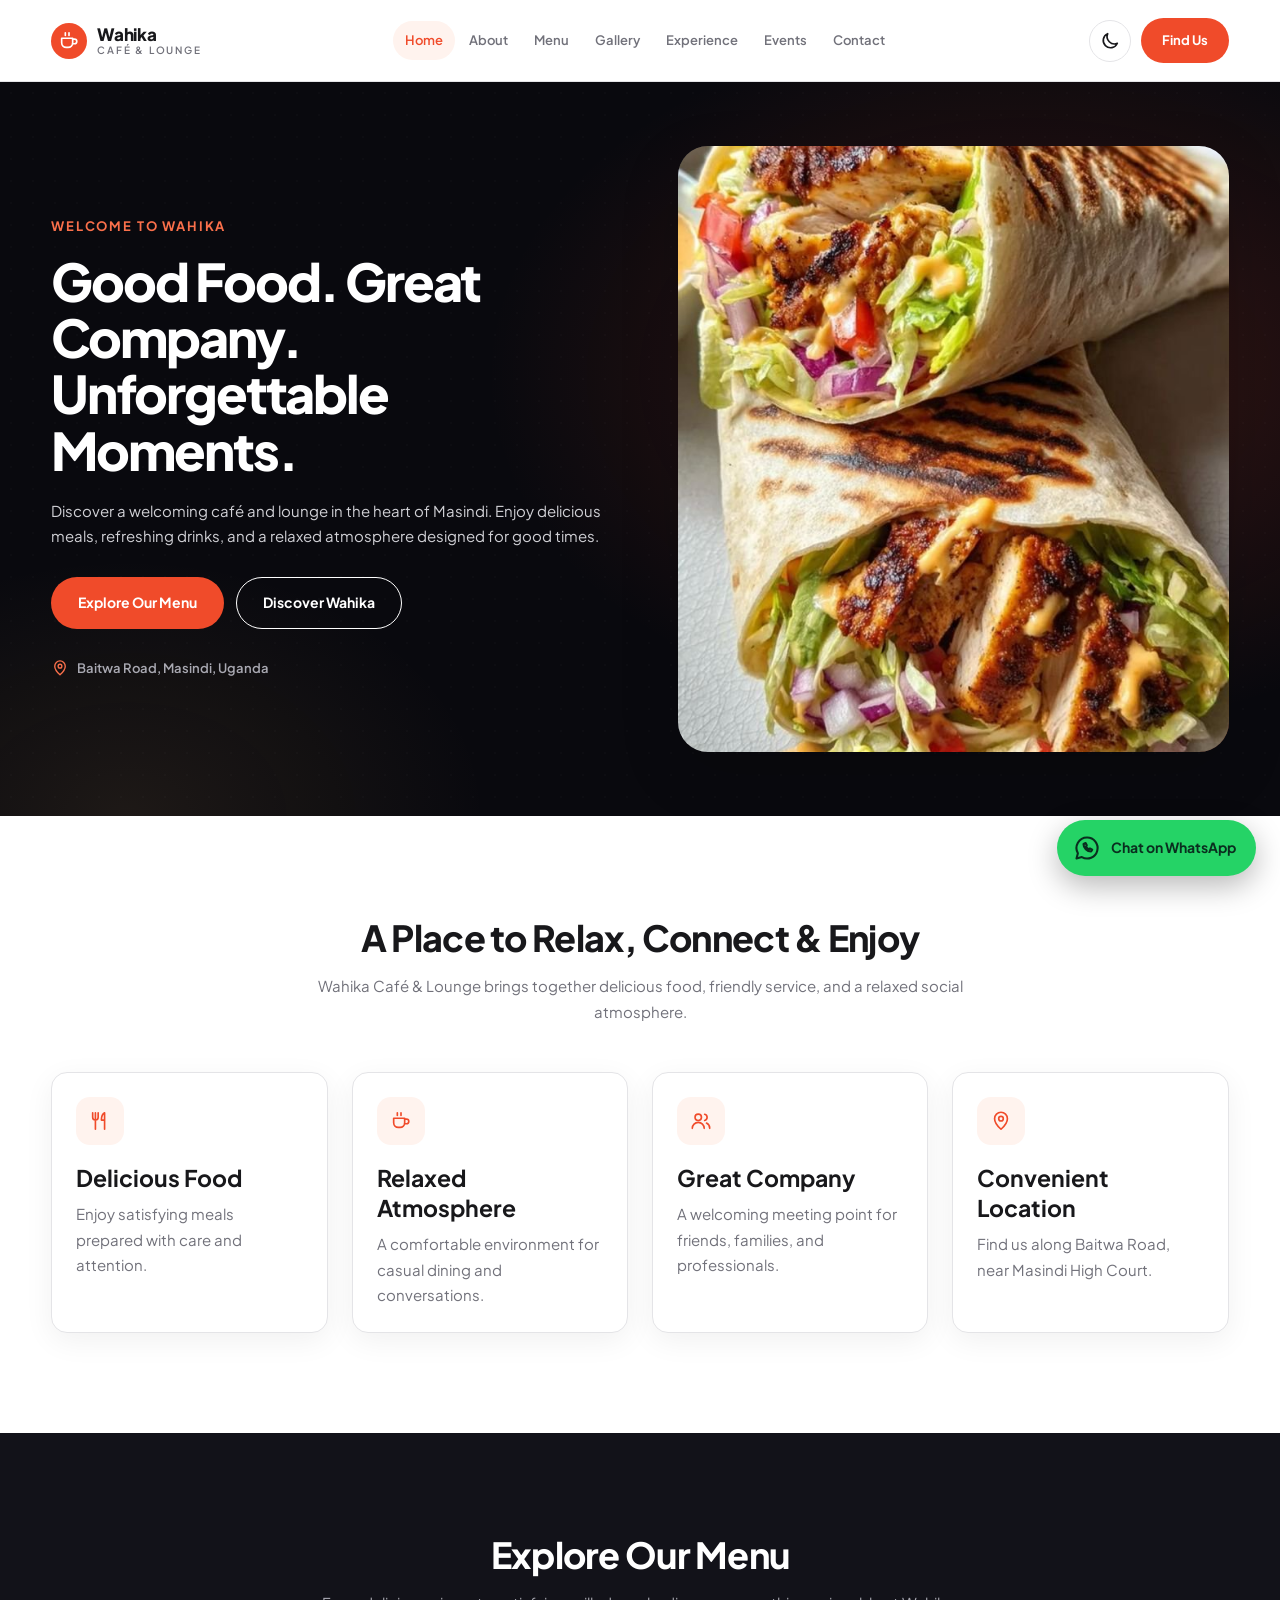
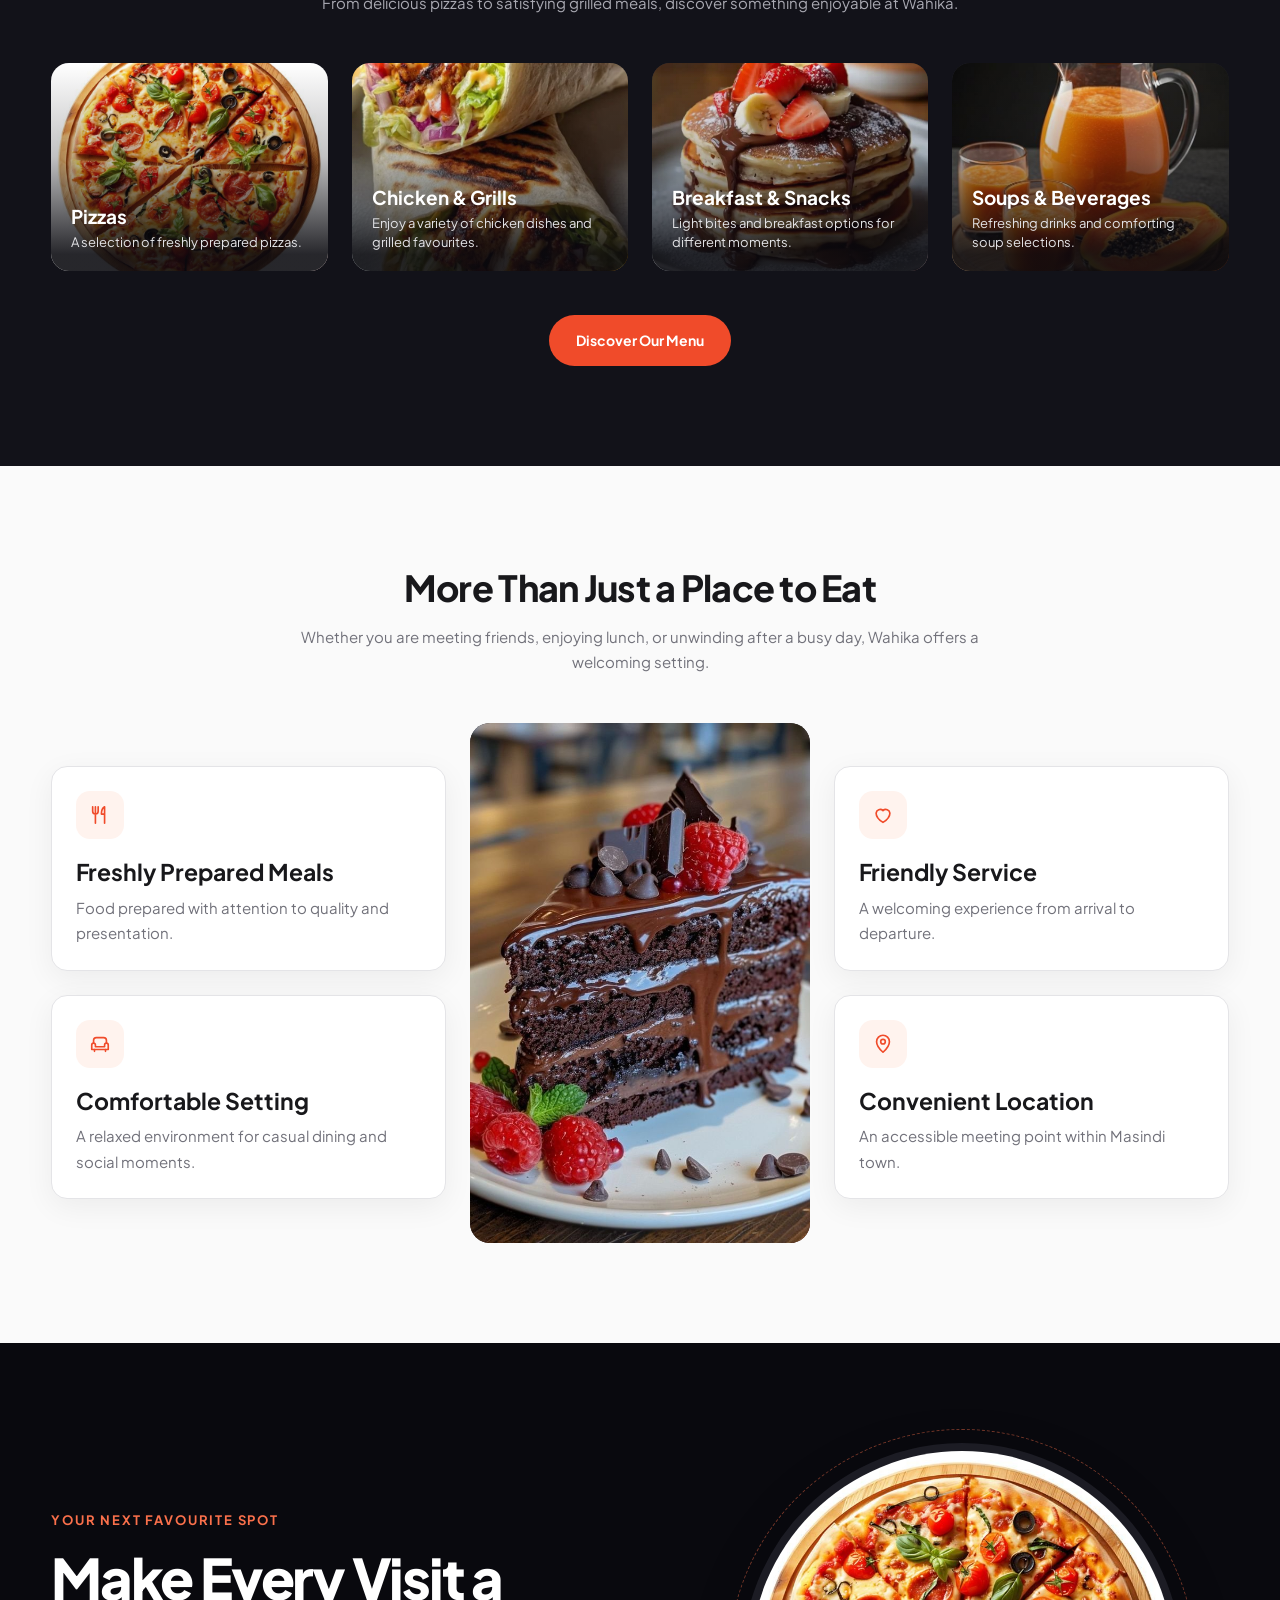
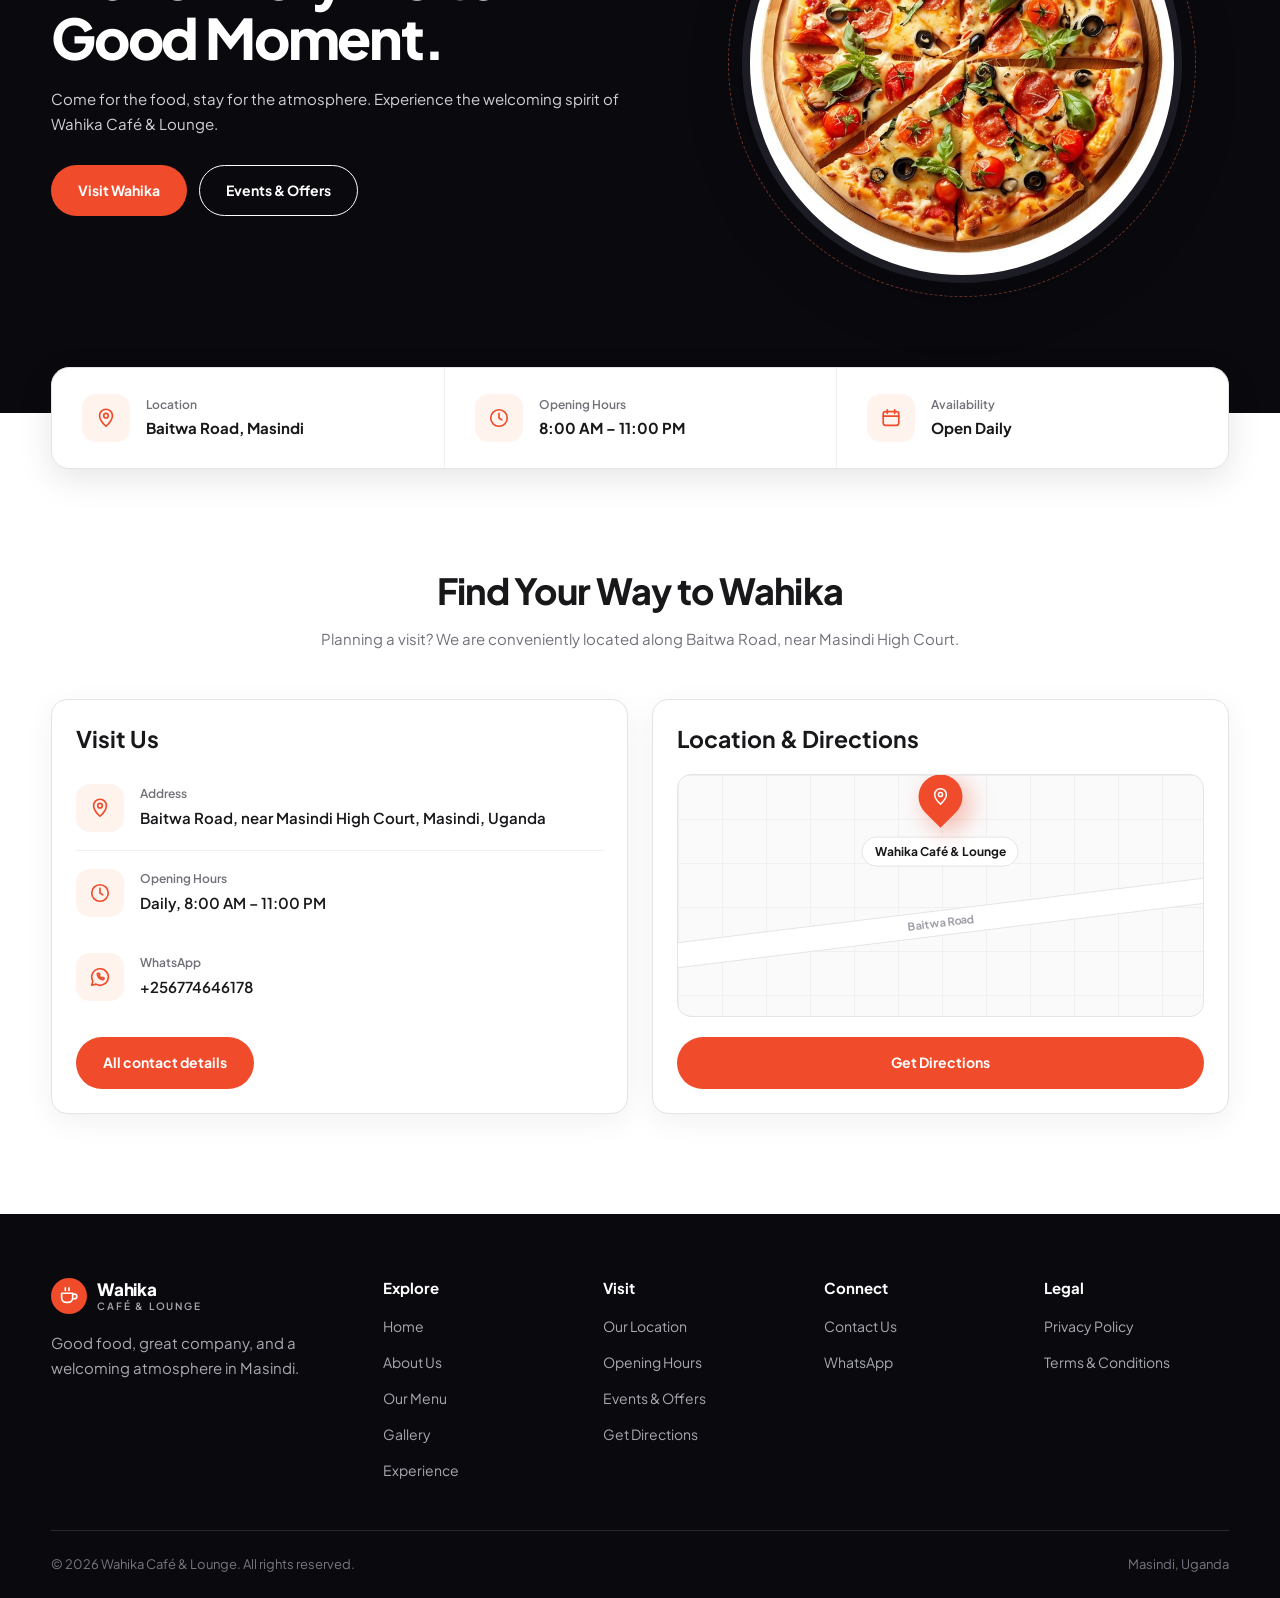
<file: wahika-website/wahika/index.html>
<!DOCTYPE html>
<html lang="en" data-theme="light">
<head>
<meta charset="utf-8">
<meta name="viewport" content="width=device-width, initial-scale=1">
<title>Wahika Café &amp; Lounge | Masindi, Uganda</title>
<meta name="description" content="Wahika Café &amp; Lounge on Baitwa Road, near Masindi High Court. Pizzas, chicken and grills, breakfast, snacks, soups and beverages in a relaxed setting.">
<meta name="theme-color" content="#09090E">
<script>try{var t=localStorage.getItem('wahika-theme');if(t)document.documentElement.setAttribute('data-theme',t)}catch(e){}</script>
<link rel="preconnect" href="https://fonts.googleapis.com"><link rel="preconnect" href="https://fonts.gstatic.com" crossorigin>
<link href="https://fonts.googleapis.com/css2?family=Plus+Jakarta+Sans:wght@400;500;600;700;800&display=swap" rel="stylesheet">
<link rel="stylesheet" href="assets/css/style.css">
<script type="application/ld+json">{"@context":"https://schema.org","@type":"Restaurant","name":"Wahika Café & Lounge","address":{"@type":"PostalAddress","streetAddress":"Baitwa Road, near Masindi High Court","addressLocality":"Masindi","addressCountry":"UG"},"openingHours":"Mo-Su 08:00-23:00","servesCuisine":["Pizza","Chicken","Breakfast","Beverages"]}</script>
</head>
<body data-page="home">
<svg width="0" height="0" style="position:absolute" aria-hidden="true">
<symbol id="i-pin" viewBox="0 0 24 24"><path d="M12 21s7-6.2 7-11.5A7 7 0 0 0 5 9.5C5 14.8 12 21 12 21z"/><circle cx="12" cy="9.5" r="2.5"/></symbol>
<symbol id="i-clock" viewBox="0 0 24 24"><circle cx="12" cy="12" r="9"/><path d="M12 7v5l3 2"/></symbol>
<symbol id="i-coffee" viewBox="0 0 24 24"><path d="M4 9h12v5a5 5 0 0 1-5 5H9a5 5 0 0 1-5-5V9z"/><path d="M16 10h2a2.5 2.5 0 0 1 0 5h-2"/><path d="M8 3v3M12 3v3"/></symbol>
<symbol id="i-fork" viewBox="0 0 24 24"><path d="M7 3v8M4 3v5a3 3 0 0 0 6 0V3M7 11v10"/><path d="M17 21V3c-2.5 1.5-3.5 4.5-3.5 8H17"/></symbol>
<symbol id="i-users" viewBox="0 0 24 24"><circle cx="9" cy="8" r="3.5"/><path d="M2.5 20a6.5 6.5 0 0 1 13 0"/><path d="M16 4.6a3.5 3.5 0 0 1 0 6.8M18 14.2a6.5 6.5 0 0 1 3.5 5.8"/></symbol>
<symbol id="i-calendar" viewBox="0 0 24 24"><rect x="3.5" y="5" width="17" height="15" rx="2.5"/><path d="M3.5 10h17M8 3v4M16 3v4"/></symbol>
<symbol id="i-heart" viewBox="0 0 24 24"><path d="M12 20s-7.5-4.6-7.5-10A4.4 4.4 0 0 1 12 7.2 4.4 4.4 0 0 1 19.5 10c0 5.4-7.5 10-7.5 10z"/></symbol>
<symbol id="i-sofa" viewBox="0 0 24 24"><path d="M5 11V8a3 3 0 0 1 3-3h8a3 3 0 0 1 3 3v3"/><path d="M3 13a2 2 0 0 1 4 0v2h10v-2a2 2 0 0 1 4 0v5H3v-5z"/><path d="M6 18v2M18 18v2"/></symbol>
<symbol id="i-image" viewBox="0 0 24 24"><rect x="3" y="4" width="18" height="16" rx="3"/><circle cx="9" cy="10" r="1.8"/><path d="M21 16l-5-5-8 8"/></symbol>
<symbol id="i-moon" viewBox="0 0 24 24"><path d="M20 14.5A8 8 0 0 1 9.5 4 8 8 0 1 0 20 14.5z"/></symbol>
<symbol id="i-sun" viewBox="0 0 24 24"><circle cx="12" cy="12" r="4"/><path d="M12 2v2M12 20v2M4.9 4.9l1.4 1.4M17.7 17.7l1.4 1.4M2 12h2M20 12h2M4.9 19.1l1.4-1.4M17.7 6.3l1.4-1.4"/></symbol>
<symbol id="i-menu" viewBox="0 0 24 24"><path d="M4 7h16M4 12h16M4 17h16"/></symbol>
<symbol id="i-close" viewBox="0 0 24 24"><path d="M6 6l12 12M18 6L6 18"/></symbol>
<symbol id="i-arrow" viewBox="0 0 24 24"><path d="M5 12h14M13 6l6 6-6 6"/></symbol>
<symbol id="i-phone" viewBox="0 0 24 24"><path d="M22 16.9v3a2 2 0 0 1-2.2 2 19.8 19.8 0 0 1-8.6-3.1 19.5 19.5 0 0 1-6-6A19.8 19.8 0 0 1 2.1 4.2 2 2 0 0 1 4.1 2h3a2 2 0 0 1 2 1.7c.1 1 .4 1.9.7 2.8a2 2 0 0 1-.5 2.1L8.1 9.9a16 16 0 0 0 6 6l1.3-1.3a2 2 0 0 1 2.1-.4c.9.3 1.8.6 2.8.7a2 2 0 0 1 1.7 2z"/></symbol>
<symbol id="i-chat" viewBox="0 0 24 24"><path d="M12 3a9 9 0 0 0-7.8 13.5L3 21l4.6-1.2A9 9 0 1 0 12 3z"/><path d="M9 8.5c0 3.5 3 6.5 6.5 6.5l1-1.6-2-1-1 .7c-1-.4-2-1.4-2.4-2.4l.7-1-1-2z"/></symbol>
<symbol id="i-mail" viewBox="0 0 24 24"><rect x="3" y="5" width="18" height="14" rx="3"/><path d="M3.5 7l8.5 6 8.5-6"/></symbol>
<symbol id="i-link" viewBox="0 0 24 24"><path d="M10 14a4 4 0 0 0 5.7 0l3-3a4 4 0 0 0-5.7-5.7l-1 1"/><path d="M14 10a4 4 0 0 0-5.7 0l-3 3A4 4 0 0 0 11 18.7l1-1"/></symbol>
</svg>
<a class="skip" href="#main">Skip to content</a>
<header class="header"><div class="container">
  <a class="brand" href="index.html" aria-label="Wahika Café &amp; Lounge, home"><span class="brand-mark"><svg class="icon" aria-hidden="true"><use href="#i-coffee"/></svg></span><span>Wahika<small>Café &amp; Lounge</small></span></a>
  <nav class="nav" aria-label="Main"><a href="index.html" aria-current="page">Home</a><a href="about.html">About</a><a href="menu.html">Menu</a><a href="gallery.html">Gallery</a><a href="experience.html">Experience</a><a href="events.html">Events</a><a href="contact.html">Contact</a></nav>
  <div class="header-actions">
    <button class="icon-btn theme-toggle" type="button" aria-label="Switch colour theme"><svg class="icon moon" aria-hidden="true"><use href="#i-moon"/></svg><svg class="icon sun" aria-hidden="true"><use href="#i-sun"/></svg></button>
    <a class="btn btn-primary btn-sm" href="contact.html">Find Us</a>
    <button class="icon-btn menu-btn" type="button" aria-label="Open menu" aria-expanded="false" aria-controls="drawer"><svg class="icon" aria-hidden="true"><use href="#i-menu"/></svg></button>
  </div></div></header>
<div class="drawer-scrim" id="scrim"></div>
<aside class="drawer" id="drawer" aria-label="Menu" aria-hidden="true">
  <div class="drawer-top"><span class="brand"><span class="brand-mark"><svg class="icon" aria-hidden="true"><use href="#i-coffee"/></svg></span><span>Wahika<small>Café &amp; Lounge</small></span></span><button class="icon-btn drawer-close" type="button" aria-label="Close menu"><svg class="icon" aria-hidden="true"><use href="#i-close"/></svg></button></div>
  <nav aria-label="Mobile"><a href="index.html" aria-current="page">Home</a><a href="about.html">About</a><a href="menu.html">Menu</a><a href="gallery.html">Gallery</a><a href="experience.html">Experience</a><a href="events.html">Events</a><a href="contact.html">Contact</a></nav>
  <a class="btn btn-primary" href="contact.html">Find Us</a>
</aside>
<main id="main">
<section data-section="home.hero" class="hero" id="home"><div class="container">
  <div>
    <p class="eyebrow"><span data-cms="home.hero.eyebrow">Welcome to Wahika</span></p>
    <h1><span data-cms="home.hero.title">Good Food. Great Company. Unforgettable Moments.</span></h1>
    <p class="lead"><span data-cms="home.hero.lead">Discover a welcoming café and lounge in the heart of Masindi. Enjoy delicious meals, refreshing drinks, and a relaxed atmosphere designed for good times.</span></p>
    <div class="hero-actions"><a class="btn btn-primary" href="menu.html"><span data-cms="home.hero.btn1">Explore Our Menu</span></a><a class="btn btn-secondary" href="about.html"><span data-cms="home.hero.btn2">Discover Wahika</span></a></div>
    <p class="where"><svg class="icon" aria-hidden="true"><use href="#i-pin"/></svg><span><span data-bind="shortAddress">Baitwa Road, Masindi</span>, Uganda</span></p>
  </div>
  <div class="media hero-media" data-slot="hero" data-alt="A freshly grilled chicken wrap served at Wahika Café &amp; Lounge"></div>
</div></section><section data-section="home.about" class="section on-page" id="about"><div class="container">
  <div class="section-head reveal"><h2><span data-cms="home.about.title">A Place to Relax, Connect &amp; Enjoy</span></h2><p><span data-cms="home.about.text">Wahika Café &amp; Lounge brings together delicious food, friendly service, and a relaxed social atmosphere.</span></p></div>
  <div class="grid-4">
    <article class="card reveal"><div class="icon-badge"><svg class="icon" aria-hidden="true"><use href="#i-fork"/></svg></div><h3><span data-cms="home.card1.title">Delicious Food</span></h3><p><span data-cms="home.card1.text">Enjoy satisfying meals prepared with care and attention.</span></p></article>
    <article class="card reveal"><div class="icon-badge"><svg class="icon" aria-hidden="true"><use href="#i-coffee"/></svg></div><h3><span data-cms="home.card2.title">Relaxed Atmosphere</span></h3><p><span data-cms="home.card2.text">A comfortable environment for casual dining and conversations.</span></p></article>
    <article class="card reveal"><div class="icon-badge"><svg class="icon" aria-hidden="true"><use href="#i-users"/></svg></div><h3><span data-cms="home.card3.title">Great Company</span></h3><p><span data-cms="home.card3.text">A welcoming meeting point for friends, families, and professionals.</span></p></article>
    <article class="card reveal"><div class="icon-badge"><svg class="icon" aria-hidden="true"><use href="#i-pin"/></svg></div><h3><span data-cms="home.card4.title">Convenient Location</span></h3><p><span data-cms="home.card4.text">Find us along Baitwa Road, near Masindi High Court.</span></p></article>
  </div></div></section><section data-section="home.menu" class="section dark-900" id="menu"><div class="container">
  <div class="section-head reveal"><h2><span data-cms="home.menu.title">Explore Our Menu</span></h2><p><span data-cms="home.menu.text">From delicious pizzas to satisfying grilled meals, discover something enjoyable at Wahika.</span></p></div>
  <div class="grid-4" data-render="home-categories"></div>
  <div class="center"><a class="btn btn-primary" href="menu.html"><span data-cms="home.menu.btn">Discover Our Menu</span></a></div>
</div></section><section data-section="home.experience" class="section on-section" id="experience"><div class="container">
  <div class="section-head reveal"><h2><span data-cms="home.exp.title">More Than Just a Place to Eat</span></h2><p><span data-cms="home.exp.text">Whether you are meeting friends, enjoying lunch, or unwinding after a busy day, Wahika offers a welcoming setting.</span></p></div>
  <div class="exp">
    <div class="exp-col l">
      <article class="card"><div class="icon-badge"><svg class="icon" aria-hidden="true"><use href="#i-fork"/></svg></div><h3><span data-cms="home.exp1.title">Freshly Prepared Meals</span></h3><p><span data-cms="home.exp1.text">Food prepared with attention to quality and presentation.</span></p></article>
      <article class="card"><div class="icon-badge"><svg class="icon" aria-hidden="true"><use href="#i-sofa"/></svg></div><h3><span data-cms="home.exp2.title">Comfortable Setting</span></h3><p><span data-cms="home.exp2.text">A relaxed environment for casual dining and social moments.</span></p></article>
    </div>
    <div class="media exp-media" data-slot="experience" data-alt="A beautifully presented chocolate cake with raspberries"></div>
    <div class="exp-col r">
      <article class="card"><div class="icon-badge"><svg class="icon" aria-hidden="true"><use href="#i-heart"/></svg></div><h3><span data-cms="home.exp3.title">Friendly Service</span></h3><p><span data-cms="home.exp3.text">A welcoming experience from arrival to departure.</span></p></article>
      <article class="card"><div class="icon-badge"><svg class="icon" aria-hidden="true"><use href="#i-pin"/></svg></div><h3><span data-cms="home.exp4.title">Convenient Location</span></h3><p><span data-cms="home.exp4.text">An accessible meeting point within Masindi town.</span></p></article>
    </div>
  </div></div></section><section data-section="home.promo" class="section dark-950 promo"><div class="container">
  <div>
    <p class="eyebrow"><span data-cms="home.promo.eyebrow">Your next favourite spot</span></p>
    <h2 class="display"><span data-cms="home.promo.title">Make Every Visit a Good Moment.</span></h2>
    <p class="lead"><span data-cms="home.promo.text">Come for the food, stay for the atmosphere. Experience the welcoming spirit of Wahika Café &amp; Lounge.</span></p>
    <div class="btn-row"><a class="btn btn-primary" href="contact.html"><span data-cms="home.promo.btn1">Visit Wahika</span></a><a class="btn btn-secondary" href="events.html"><span data-cms="home.promo.btn2">Events &amp; Offers</span></a></div>
  </div>
  <div class="promo-wrap"><div class="media promo-media" data-slot="promo" data-alt="A freshly baked pizza on a wooden board"></div></div>
</div></section><section data-section="home.strip" class="strip-wrap" aria-label="Quick information"><div class="container"><div class="strip" role="list">
  <div class="strip-item" role="listitem"><div class="icon-badge"><svg class="icon" aria-hidden="true"><use href="#i-pin"/></svg></div><div><div class="label">Location</div><div class="value" data-bind="shortAddress">Baitwa Road, Masindi</div></div></div>
  <div class="strip-item" role="listitem"><div class="icon-badge"><svg class="icon" aria-hidden="true"><use href="#i-clock"/></svg></div><div><div class="label">Opening Hours</div><div class="value" data-bind="hoursShort">8:00 AM – 11:00 PM</div></div></div>
  <div class="strip-item" role="listitem"><div class="icon-badge"><svg class="icon" aria-hidden="true"><use href="#i-calendar"/></svg></div><div><div class="label">Availability</div><div class="value">Open Daily</div></div></div>
</div></div></section><section data-section="home.contact" class="section on-page contact-preview" style="padding-top:calc(var(--section-y) + 56px)"><div class="container">
  <div class="section-head reveal"><h2><span data-cms="home.contact.title">Find Your Way to Wahika</span></h2><p><span data-cms="home.contact.text">Planning a visit? We are conveniently located along Baitwa Road, near Masindi High Court.</span></p></div>
  <div class="contact-grid">
    <div class="card static"><h3>Visit Us</h3><div style="margin-top:12px">
      <div class="detail"><div class="icon-badge"><svg class="icon" aria-hidden="true"><use href="#i-pin"/></svg></div><div><div class="label">Address</div><div class="value" data-bind="address">Baitwa Road, near Masindi High Court, Masindi, Uganda</div></div></div>
      <div class="detail"><div class="icon-badge"><svg class="icon" aria-hidden="true"><use href="#i-clock"/></svg></div><div><div class="label">Opening Hours</div><div class="value" data-bind="hours">Daily, 8:00 AM – 11:00 PM</div></div></div>
      <div data-render="contact-channels"></div>
    </div><div class="btn-row" style="margin-top:18px"><a class="btn btn-primary" href="contact.html">All contact details</a></div></div>
    <div class="card static map-card"><h3>Location &amp; Directions</h3>
      <div class="map" role="img" aria-label="Illustration showing Wahika Café and Lounge on Baitwa Road"><div class="road">Baitwa Road</div><div class="pin"><div class="dot"><svg class="icon" aria-hidden="true"><use href="#i-pin"/></svg></div><span>Wahika Café &amp; Lounge</span></div></div>
      <a class="btn btn-primary" target="_blank" rel="noopener" data-bind-href="maps" href="https://www.google.com/maps/search/?api=1&amp;query=Wahika+Caf%C3%A9+%26+Lounge+Baitwa+Road+Masindi+Uganda">Get Directions</a></div>
  </div></div></section>
</main>
<footer class="footer"><div class="container">
  <div class="footer-grid">
    <div><a class="brand" href="index.html"><span class="brand-mark"><svg class="icon" aria-hidden="true"><use href="#i-coffee"/></svg></span><span>Wahika<small>Café &amp; Lounge</small></span></a><p data-bind="tagline">Good food, great company, and a welcoming atmosphere in Masindi.</p></div>
    <div><h3>Explore</h3><ul><li><a href="index.html">Home</a></li><li><a href="about.html">About Us</a></li><li><a href="menu.html">Our Menu</a></li><li><a href="gallery.html">Gallery</a></li><li><a href="experience.html">Experience</a></li></ul></div>
    <div><h3>Visit</h3><ul><li><a href="contact.html">Our Location</a></li><li><a href="contact.html#hours">Opening Hours</a></li><li><a href="events.html">Events &amp; Offers</a></li><li><a data-bind-href="maps" target="_blank" rel="noopener" href="https://www.google.com/maps/search/?api=1&amp;query=Wahika+Caf%C3%A9+%26+Lounge+Baitwa+Road+Masindi+Uganda">Get Directions</a></li></ul></div>
    <div><h3>Connect</h3><ul data-render="social-links"><li><a href="contact.html">Contact Us</a></li></ul></div>
    <div><h3>Legal</h3><ul><li><a href="privacy.html">Privacy Policy</a></li><li><a href="terms.html">Terms &amp; Conditions</a></li></ul></div>
  </div>
  <div class="bottom-bar"><span data-cms="global.copyright">© 2026 Wahika Café &amp; Lounge. All rights reserved.</span><span>Masindi, Uganda</span></div>
</div></footer>
<a class="wa-float" href="https://wa.me/256774646178" target="_blank" rel="noopener" aria-label="Chat with Wahika on WhatsApp"><svg class="icon" aria-hidden="true"><use href="#i-chat"/></svg><span>Chat on WhatsApp</span></a>
<script src="assets/js/content.js"></script>
<script src="assets/js/site.js"></script>
</body>
</html>
</file>
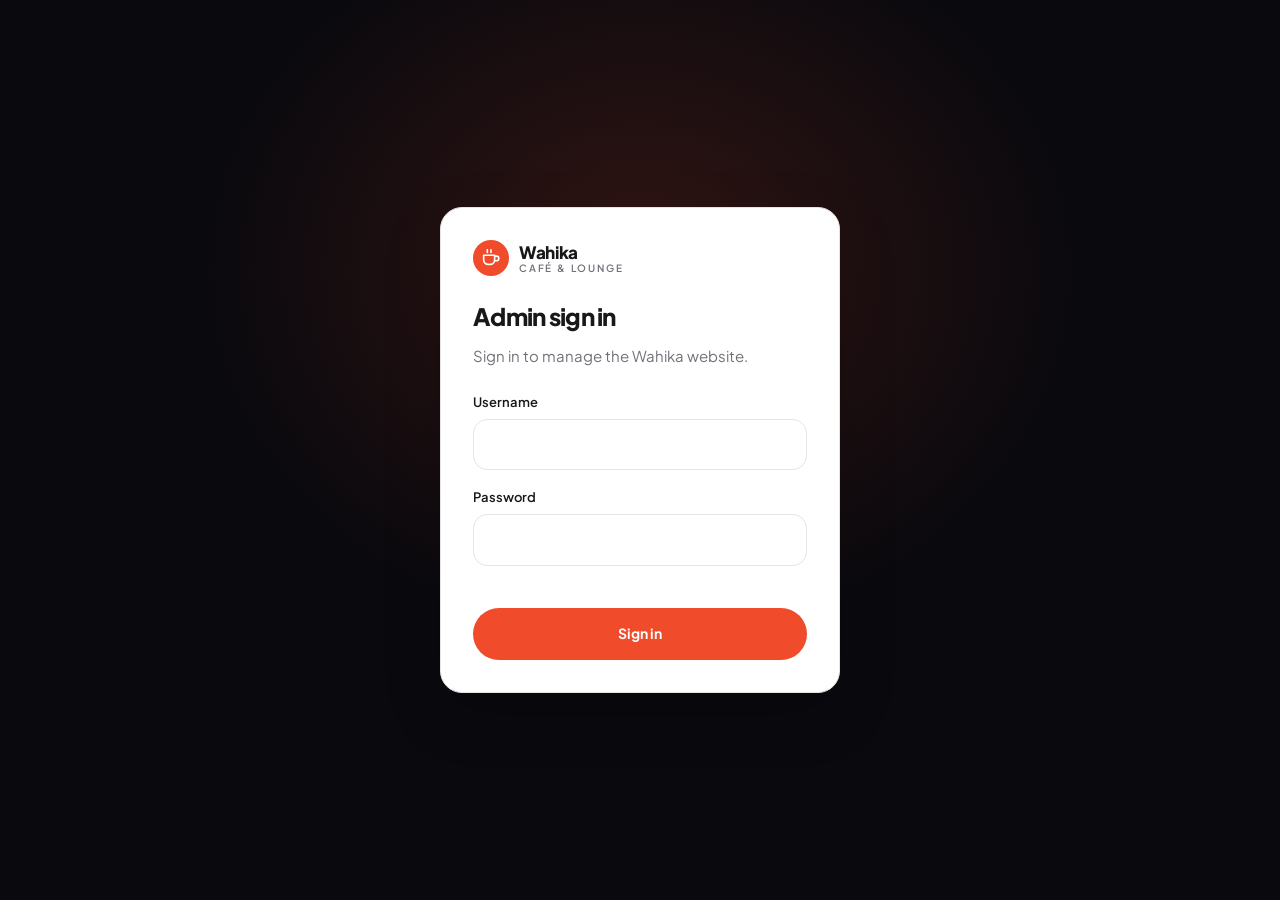
<file: wahika-website/wahika/admin/index.html>
<!DOCTYPE html>
<html lang="en" data-theme="light">
<head>
<meta charset="utf-8">
<meta name="viewport" content="width=device-width, initial-scale=1">
<meta name="robots" content="noindex, nofollow">
<title>Admin | Wahika Café &amp; Lounge</title>
<script>try{var t=localStorage.getItem('wahika-theme');if(t)document.documentElement.setAttribute('data-theme',t)}catch(e){}</script>
<link href="https://fonts.googleapis.com/css2?family=Plus+Jakarta+Sans:wght@400;500;600;700;800&display=swap" rel="stylesheet">
<link rel="stylesheet" href="../assets/css/style.css">
<link rel="stylesheet" href="admin.css">
</head>
<body>
<svg width="0" height="0" style="position:absolute" aria-hidden="true">
<symbol id="i-pin" viewBox="0 0 24 24"><path d="M12 21s7-6.2 7-11.5A7 7 0 0 0 5 9.5C5 14.8 12 21 12 21z"/><circle cx="12" cy="9.5" r="2.5"/></symbol>
<symbol id="i-clock" viewBox="0 0 24 24"><circle cx="12" cy="12" r="9"/><path d="M12 7v5l3 2"/></symbol>
<symbol id="i-coffee" viewBox="0 0 24 24"><path d="M4 9h12v5a5 5 0 0 1-5 5H9a5 5 0 0 1-5-5V9z"/><path d="M16 10h2a2.5 2.5 0 0 1 0 5h-2"/><path d="M8 3v3M12 3v3"/></symbol>
<symbol id="i-fork" viewBox="0 0 24 24"><path d="M7 3v8M4 3v5a3 3 0 0 0 6 0V3M7 11v10"/><path d="M17 21V3c-2.5 1.5-3.5 4.5-3.5 8H17"/></symbol>
<symbol id="i-users" viewBox="0 0 24 24"><circle cx="9" cy="8" r="3.5"/><path d="M2.5 20a6.5 6.5 0 0 1 13 0"/><path d="M16 4.6a3.5 3.5 0 0 1 0 6.8M18 14.2a6.5 6.5 0 0 1 3.5 5.8"/></symbol>
<symbol id="i-calendar" viewBox="0 0 24 24"><rect x="3.5" y="5" width="17" height="15" rx="2.5"/><path d="M3.5 10h17M8 3v4M16 3v4"/></symbol>
<symbol id="i-heart" viewBox="0 0 24 24"><path d="M12 20s-7.5-4.6-7.5-10A4.4 4.4 0 0 1 12 7.2 4.4 4.4 0 0 1 19.5 10c0 5.4-7.5 10-7.5 10z"/></symbol>
<symbol id="i-sofa" viewBox="0 0 24 24"><path d="M5 11V8a3 3 0 0 1 3-3h8a3 3 0 0 1 3 3v3"/><path d="M3 13a2 2 0 0 1 4 0v2h10v-2a2 2 0 0 1 4 0v5H3v-5z"/><path d="M6 18v2M18 18v2"/></symbol>
<symbol id="i-image" viewBox="0 0 24 24"><rect x="3" y="4" width="18" height="16" rx="3"/><circle cx="9" cy="10" r="1.8"/><path d="M21 16l-5-5-8 8"/></symbol>
<symbol id="i-moon" viewBox="0 0 24 24"><path d="M20 14.5A8 8 0 0 1 9.5 4 8 8 0 1 0 20 14.5z"/></symbol>
<symbol id="i-sun" viewBox="0 0 24 24"><circle cx="12" cy="12" r="4"/><path d="M12 2v2M12 20v2M4.9 4.9l1.4 1.4M17.7 17.7l1.4 1.4M2 12h2M20 12h2M4.9 19.1l1.4-1.4M17.7 6.3l1.4-1.4"/></symbol>
<symbol id="i-menu" viewBox="0 0 24 24"><path d="M4 7h16M4 12h16M4 17h16"/></symbol>
<symbol id="i-close" viewBox="0 0 24 24"><path d="M6 6l12 12M18 6L6 18"/></symbol>
<symbol id="i-arrow" viewBox="0 0 24 24"><path d="M5 12h14M13 6l6 6-6 6"/></symbol>
<symbol id="i-phone" viewBox="0 0 24 24"><path d="M22 16.9v3a2 2 0 0 1-2.2 2 19.8 19.8 0 0 1-8.6-3.1 19.5 19.5 0 0 1-6-6A19.8 19.8 0 0 1 2.1 4.2 2 2 0 0 1 4.1 2h3a2 2 0 0 1 2 1.7c.1 1 .4 1.9.7 2.8a2 2 0 0 1-.5 2.1L8.1 9.9a16 16 0 0 0 6 6l1.3-1.3a2 2 0 0 1 2.1-.4c.9.3 1.8.6 2.8.7a2 2 0 0 1 1.7 2z"/></symbol>
<symbol id="i-chat" viewBox="0 0 24 24"><path d="M12 3a9 9 0 0 0-7.8 13.5L3 21l4.6-1.2A9 9 0 1 0 12 3z"/><path d="M9 8.5c0 3.5 3 6.5 6.5 6.5l1-1.6-2-1-1 .7c-1-.4-2-1.4-2.4-2.4l.7-1-1-2z"/></symbol>
<symbol id="i-mail" viewBox="0 0 24 24"><rect x="3" y="5" width="18" height="14" rx="3"/><path d="M3.5 7l8.5 6 8.5-6"/></symbol>
<symbol id="i-link" viewBox="0 0 24 24"><path d="M10 14a4 4 0 0 0 5.7 0l3-3a4 4 0 0 0-5.7-5.7l-1 1"/><path d="M14 10a4 4 0 0 0-5.7 0l-3 3A4 4 0 0 0 11 18.7l1-1"/></symbol>
</svg>
<div class="boot" id="boot">Loading…</div>

<div class="gate" id="gate" hidden>
  <div class="gate-card">
    <a class="brand" href="../index.html"><span class="brand-mark"><svg class="icon" aria-hidden="true"><use href="#i-coffee"/></svg></span><span>Wahika<small>Café &amp; Lounge</small></span></a>
    <h1>Admin sign in</h1>
    <p>Sign in to manage the Wahika website.</p>
    <form id="login" autocomplete="on">
      <div class="field"><label for="u">Username</label><input id="u" name="user" type="text" autocomplete="username" required></div>
      <div class="field"><label for="p">Password</label><input id="p" name="pass" type="password" autocomplete="current-password" required></div>
      <div class="err" id="login-err" role="alert"></div>
      <button class="btn btn-primary" type="submit" style="width:100%">Sign in</button>
    </form>
  </div>
</div>

<div id="app" hidden>
  <header class="topbar">
    <a class="brand" href="../index.html" aria-label="Back to website"><span class="brand-mark"><svg class="icon" aria-hidden="true"><use href="#i-coffee"/></svg></span><span>Wahika<small>Café &amp; Lounge</small></span></a>
    <div class="right">
      <span class="pill" id="mode"></span>
      <button class="icon-btn theme-toggle" type="button" aria-label="Switch colour theme"><svg class="icon moon" aria-hidden="true"><use href="#i-moon"/></svg><svg class="icon sun" aria-hidden="true"><use href="#i-sun"/></svg></button>
      <button class="btn btn-secondary btn-sm" id="logout" type="button">Sign out</button>
    </div>
  </header>
  <div class="layout">
    <nav id="nav" aria-label="Admin sections"></nav>
    <main id="main"></main>
  </div>
</div>
<div class="toast" id="toast" role="status" aria-live="polite"></div>

<script src="../assets/js/content.js"></script>
<script src="../assets/js/registry.js"></script>
<script src="admin.js"></script>
</body>
</html>
</file>
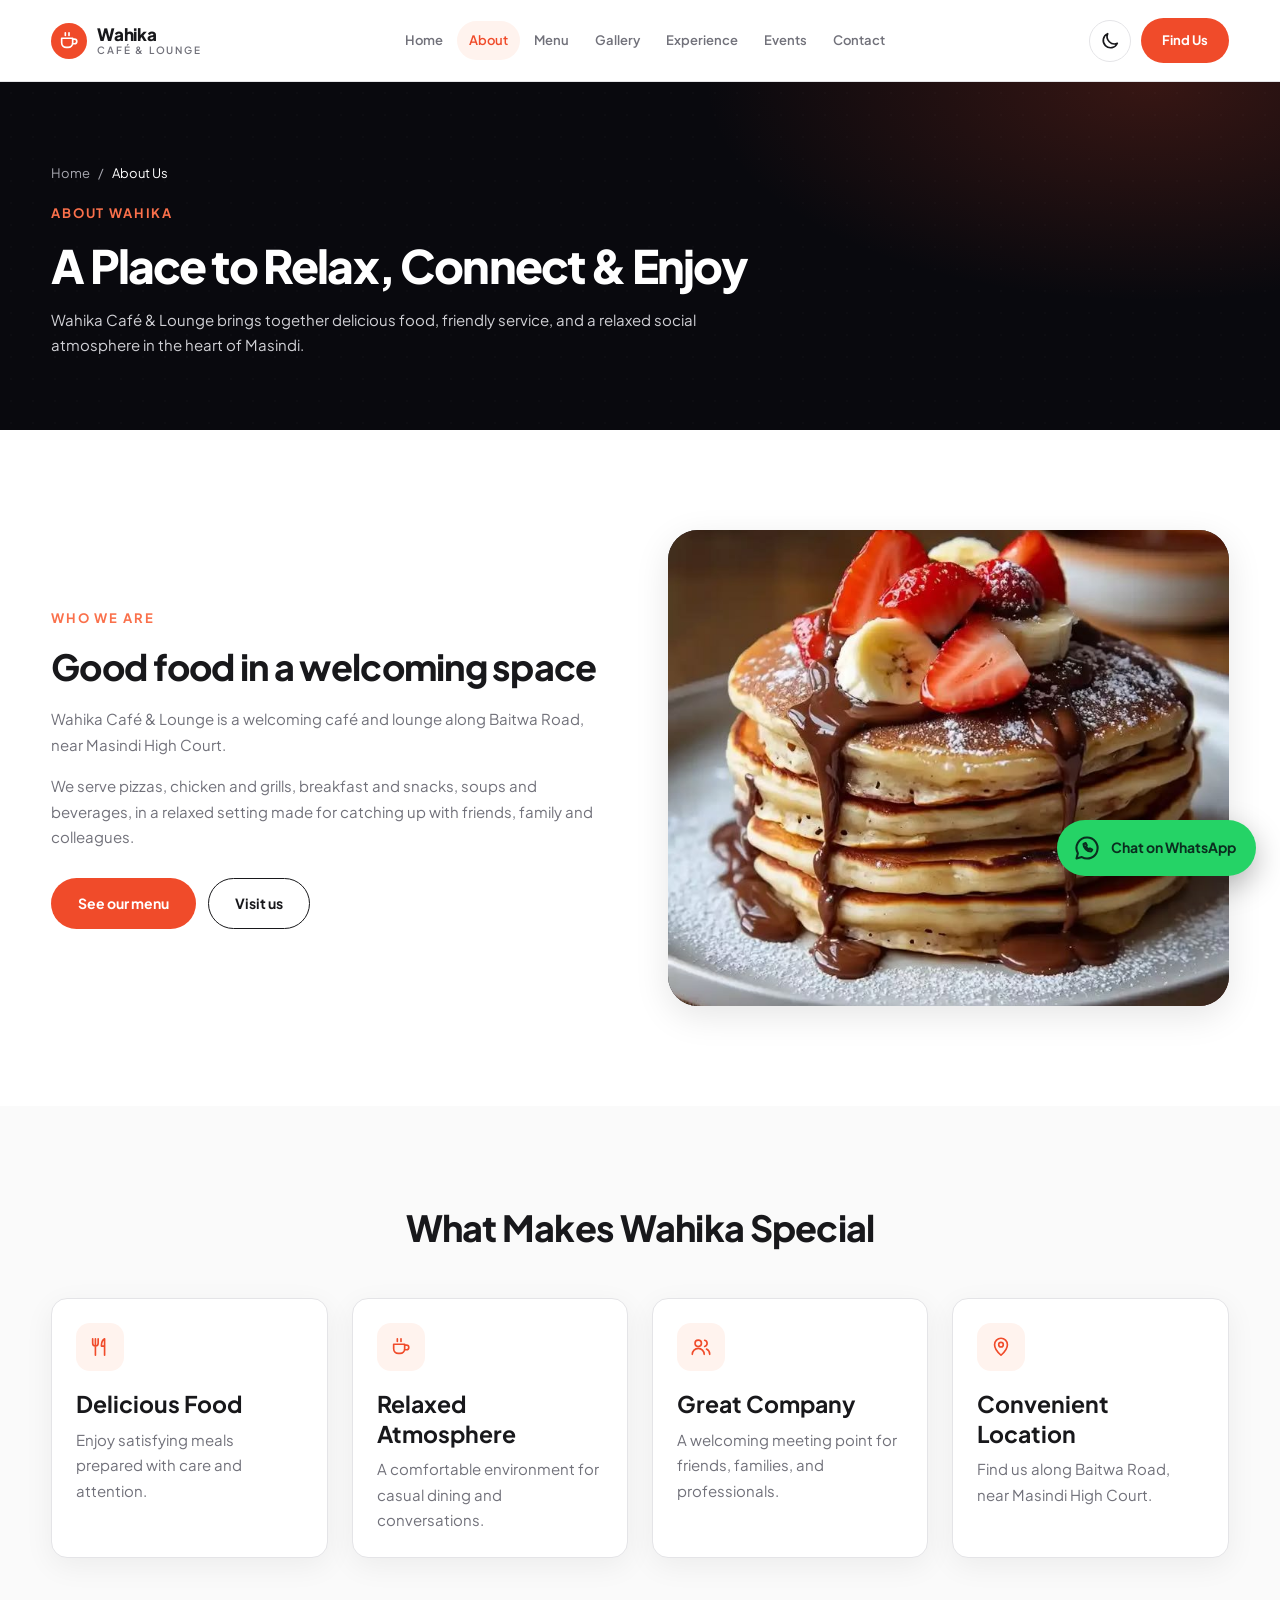
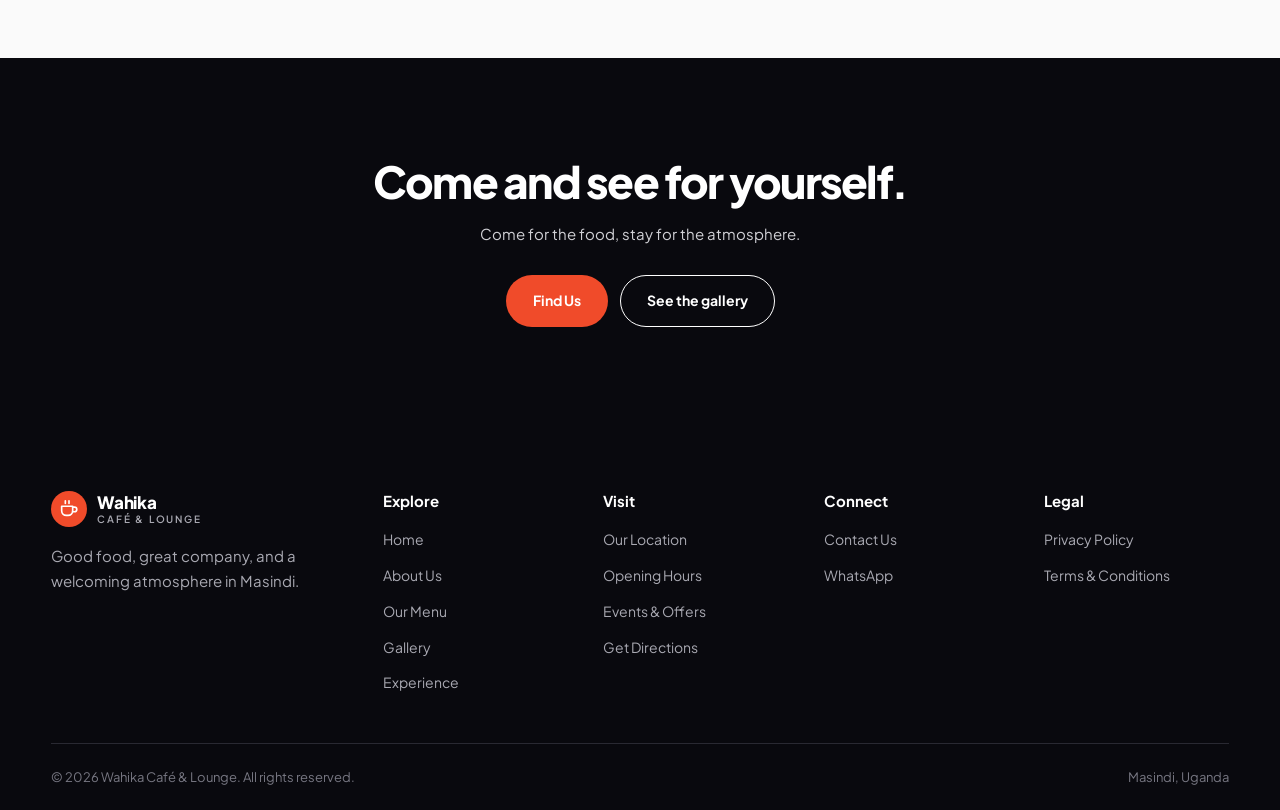
<file: wahika-website/wahika/about.html>
<!DOCTYPE html>
<html lang="en" data-theme="light">
<head>
<meta charset="utf-8">
<meta name="viewport" content="width=device-width, initial-scale=1">
<title>About Us | Wahika Café &amp; Lounge</title>
<meta name="description" content="Learn about Wahika Café &amp; Lounge: good food, friendly service and a relaxed social atmosphere in Masindi.">
<meta name="theme-color" content="#09090E">
<script>try{var t=localStorage.getItem('wahika-theme');if(t)document.documentElement.setAttribute('data-theme',t)}catch(e){}</script>
<link rel="preconnect" href="https://fonts.googleapis.com"><link rel="preconnect" href="https://fonts.gstatic.com" crossorigin>
<link href="https://fonts.googleapis.com/css2?family=Plus+Jakarta+Sans:wght@400;500;600;700;800&display=swap" rel="stylesheet">
<link rel="stylesheet" href="assets/css/style.css">
</head>
<body data-page="about">
<svg width="0" height="0" style="position:absolute" aria-hidden="true">
<symbol id="i-pin" viewBox="0 0 24 24"><path d="M12 21s7-6.2 7-11.5A7 7 0 0 0 5 9.5C5 14.8 12 21 12 21z"/><circle cx="12" cy="9.5" r="2.5"/></symbol>
<symbol id="i-clock" viewBox="0 0 24 24"><circle cx="12" cy="12" r="9"/><path d="M12 7v5l3 2"/></symbol>
<symbol id="i-coffee" viewBox="0 0 24 24"><path d="M4 9h12v5a5 5 0 0 1-5 5H9a5 5 0 0 1-5-5V9z"/><path d="M16 10h2a2.5 2.5 0 0 1 0 5h-2"/><path d="M8 3v3M12 3v3"/></symbol>
<symbol id="i-fork" viewBox="0 0 24 24"><path d="M7 3v8M4 3v5a3 3 0 0 0 6 0V3M7 11v10"/><path d="M17 21V3c-2.5 1.5-3.5 4.5-3.5 8H17"/></symbol>
<symbol id="i-users" viewBox="0 0 24 24"><circle cx="9" cy="8" r="3.5"/><path d="M2.5 20a6.5 6.5 0 0 1 13 0"/><path d="M16 4.6a3.5 3.5 0 0 1 0 6.8M18 14.2a6.5 6.5 0 0 1 3.5 5.8"/></symbol>
<symbol id="i-calendar" viewBox="0 0 24 24"><rect x="3.5" y="5" width="17" height="15" rx="2.5"/><path d="M3.5 10h17M8 3v4M16 3v4"/></symbol>
<symbol id="i-heart" viewBox="0 0 24 24"><path d="M12 20s-7.5-4.6-7.5-10A4.4 4.4 0 0 1 12 7.2 4.4 4.4 0 0 1 19.5 10c0 5.4-7.5 10-7.5 10z"/></symbol>
<symbol id="i-sofa" viewBox="0 0 24 24"><path d="M5 11V8a3 3 0 0 1 3-3h8a3 3 0 0 1 3 3v3"/><path d="M3 13a2 2 0 0 1 4 0v2h10v-2a2 2 0 0 1 4 0v5H3v-5z"/><path d="M6 18v2M18 18v2"/></symbol>
<symbol id="i-image" viewBox="0 0 24 24"><rect x="3" y="4" width="18" height="16" rx="3"/><circle cx="9" cy="10" r="1.8"/><path d="M21 16l-5-5-8 8"/></symbol>
<symbol id="i-moon" viewBox="0 0 24 24"><path d="M20 14.5A8 8 0 0 1 9.5 4 8 8 0 1 0 20 14.5z"/></symbol>
<symbol id="i-sun" viewBox="0 0 24 24"><circle cx="12" cy="12" r="4"/><path d="M12 2v2M12 20v2M4.9 4.9l1.4 1.4M17.7 17.7l1.4 1.4M2 12h2M20 12h2M4.9 19.1l1.4-1.4M17.7 6.3l1.4-1.4"/></symbol>
<symbol id="i-menu" viewBox="0 0 24 24"><path d="M4 7h16M4 12h16M4 17h16"/></symbol>
<symbol id="i-close" viewBox="0 0 24 24"><path d="M6 6l12 12M18 6L6 18"/></symbol>
<symbol id="i-arrow" viewBox="0 0 24 24"><path d="M5 12h14M13 6l6 6-6 6"/></symbol>
<symbol id="i-phone" viewBox="0 0 24 24"><path d="M22 16.9v3a2 2 0 0 1-2.2 2 19.8 19.8 0 0 1-8.6-3.1 19.5 19.5 0 0 1-6-6A19.8 19.8 0 0 1 2.1 4.2 2 2 0 0 1 4.1 2h3a2 2 0 0 1 2 1.7c.1 1 .4 1.9.7 2.8a2 2 0 0 1-.5 2.1L8.1 9.9a16 16 0 0 0 6 6l1.3-1.3a2 2 0 0 1 2.1-.4c.9.3 1.8.6 2.8.7a2 2 0 0 1 1.7 2z"/></symbol>
<symbol id="i-chat" viewBox="0 0 24 24"><path d="M12 3a9 9 0 0 0-7.8 13.5L3 21l4.6-1.2A9 9 0 1 0 12 3z"/><path d="M9 8.5c0 3.5 3 6.5 6.5 6.5l1-1.6-2-1-1 .7c-1-.4-2-1.4-2.4-2.4l.7-1-1-2z"/></symbol>
<symbol id="i-mail" viewBox="0 0 24 24"><rect x="3" y="5" width="18" height="14" rx="3"/><path d="M3.5 7l8.5 6 8.5-6"/></symbol>
<symbol id="i-link" viewBox="0 0 24 24"><path d="M10 14a4 4 0 0 0 5.7 0l3-3a4 4 0 0 0-5.7-5.7l-1 1"/><path d="M14 10a4 4 0 0 0-5.7 0l-3 3A4 4 0 0 0 11 18.7l1-1"/></symbol>
</svg>
<a class="skip" href="#main">Skip to content</a>
<header class="header"><div class="container">
  <a class="brand" href="index.html" aria-label="Wahika Café &amp; Lounge, home"><span class="brand-mark"><svg class="icon" aria-hidden="true"><use href="#i-coffee"/></svg></span><span>Wahika<small>Café &amp; Lounge</small></span></a>
  <nav class="nav" aria-label="Main"><a href="index.html">Home</a><a href="about.html" aria-current="page">About</a><a href="menu.html">Menu</a><a href="gallery.html">Gallery</a><a href="experience.html">Experience</a><a href="events.html">Events</a><a href="contact.html">Contact</a></nav>
  <div class="header-actions">
    <button class="icon-btn theme-toggle" type="button" aria-label="Switch colour theme"><svg class="icon moon" aria-hidden="true"><use href="#i-moon"/></svg><svg class="icon sun" aria-hidden="true"><use href="#i-sun"/></svg></button>
    <a class="btn btn-primary btn-sm" href="contact.html">Find Us</a>
    <button class="icon-btn menu-btn" type="button" aria-label="Open menu" aria-expanded="false" aria-controls="drawer"><svg class="icon" aria-hidden="true"><use href="#i-menu"/></svg></button>
  </div></div></header>
<div class="drawer-scrim" id="scrim"></div>
<aside class="drawer" id="drawer" aria-label="Menu" aria-hidden="true">
  <div class="drawer-top"><span class="brand"><span class="brand-mark"><svg class="icon" aria-hidden="true"><use href="#i-coffee"/></svg></span><span>Wahika<small>Café &amp; Lounge</small></span></span><button class="icon-btn drawer-close" type="button" aria-label="Close menu"><svg class="icon" aria-hidden="true"><use href="#i-close"/></svg></button></div>
  <nav aria-label="Mobile"><a href="index.html">Home</a><a href="about.html" aria-current="page">About</a><a href="menu.html">Menu</a><a href="gallery.html">Gallery</a><a href="experience.html">Experience</a><a href="events.html">Events</a><a href="contact.html">Contact</a></nav>
  <a class="btn btn-primary" href="contact.html">Find Us</a>
</aside>
<main id="main">
<section class="page-hero"><div class="container">
  <nav class="crumbs" aria-label="Breadcrumb"><a href="index.html">Home</a><span aria-hidden="true">/</span><span aria-current="page">About Us</span></nav>
  <p class="eyebrow"><span data-cms="about.hero.eyebrow">About Wahika</span></p>
  <h1><span data-cms="about.hero.title">A Place to Relax, Connect &amp; Enjoy</span></h1>
  <p class="lead"><span data-cms="about.hero.lead">Wahika Café &amp; Lounge brings together delicious food, friendly service, and a relaxed social atmosphere in the heart of Masindi.</span></p>
</div></section><section data-section="about.story" class="section on-page"><div class="container"><div class="split">
  <div class="reveal"><p class="eyebrow"><span data-cms="about.story.eyebrow">Who we are</span></p><h2><span data-cms="about.story.title">Good food in a welcoming space</span></h2>
  <div style="margin-top:18px" class="lead"><div data-cms="about.story.body" data-rich><p>Wahika Café &amp; Lounge is a welcoming café and lounge along Baitwa Road, near Masindi High Court.</p><p>We serve pizzas, chicken and grills, breakfast and snacks, soups and beverages, in a relaxed setting made for catching up with friends, family and colleagues.</p></div></div>
  <div class="btn-row" style="margin-top:28px"><a class="btn btn-primary" href="menu.html">See our menu</a><a class="btn btn-secondary" style="color:var(--text)" href="contact.html">Visit us</a></div></div>
  <div class="media reveal" data-slot="about" data-alt="Pancakes with strawberries, banana and chocolate sauce"></div>
</div></div></section><section data-section="about.values" class="section on-section"><div class="container">
  <div class="section-head reveal"><h2><span data-cms="about.values.title">What Makes Wahika Special</span></h2></div>
  <div class="grid-4">
    <article class="card reveal"><div class="icon-badge"><svg class="icon" aria-hidden="true"><use href="#i-fork"/></svg></div><h3><span data-cms="about.v1.title">Delicious Food</span></h3><p><span data-cms="about.v1.text">Enjoy satisfying meals prepared with care and attention.</span></p></article>
    <article class="card reveal"><div class="icon-badge"><svg class="icon" aria-hidden="true"><use href="#i-coffee"/></svg></div><h3><span data-cms="about.v2.title">Relaxed Atmosphere</span></h3><p><span data-cms="about.v2.text">A comfortable environment for casual dining and conversations.</span></p></article>
    <article class="card reveal"><div class="icon-badge"><svg class="icon" aria-hidden="true"><use href="#i-users"/></svg></div><h3><span data-cms="about.v3.title">Great Company</span></h3><p><span data-cms="about.v3.text">A welcoming meeting point for friends, families, and professionals.</span></p></article>
    <article class="card reveal"><div class="icon-badge"><svg class="icon" aria-hidden="true"><use href="#i-pin"/></svg></div><h3><span data-cms="about.v4.title">Convenient Location</span></h3><p><span data-cms="about.v4.text">Find us along Baitwa Road, near Masindi High Court.</span></p></article>
  </div></div></section><section data-section="about.cta" class="section dark-950"><div class="container" style="text-align:center;max-width:720px">
  <h2 class="display" style="font-size:clamp(28px,5vw,44px)"><span data-cms="about.cta.title">Come and see for yourself.</span></h2>
  <p class="lead" style="color:var(--secondary-200);margin:16px auto 28px"><span data-cms="about.cta.text">Come for the food, stay for the atmosphere.</span></p>
  <div class="btn-row" style="justify-content:center"><a class="btn btn-primary" href="contact.html">Find Us</a><a class="btn btn-secondary" href="gallery.html">See the gallery</a></div>
</div></section>
</main>
<footer class="footer"><div class="container">
  <div class="footer-grid">
    <div><a class="brand" href="index.html"><span class="brand-mark"><svg class="icon" aria-hidden="true"><use href="#i-coffee"/></svg></span><span>Wahika<small>Café &amp; Lounge</small></span></a><p data-bind="tagline">Good food, great company, and a welcoming atmosphere in Masindi.</p></div>
    <div><h3>Explore</h3><ul><li><a href="index.html">Home</a></li><li><a href="about.html">About Us</a></li><li><a href="menu.html">Our Menu</a></li><li><a href="gallery.html">Gallery</a></li><li><a href="experience.html">Experience</a></li></ul></div>
    <div><h3>Visit</h3><ul><li><a href="contact.html">Our Location</a></li><li><a href="contact.html#hours">Opening Hours</a></li><li><a href="events.html">Events &amp; Offers</a></li><li><a data-bind-href="maps" target="_blank" rel="noopener" href="https://www.google.com/maps/search/?api=1&amp;query=Wahika+Caf%C3%A9+%26+Lounge+Baitwa+Road+Masindi+Uganda">Get Directions</a></li></ul></div>
    <div><h3>Connect</h3><ul data-render="social-links"><li><a href="contact.html">Contact Us</a></li></ul></div>
    <div><h3>Legal</h3><ul><li><a href="privacy.html">Privacy Policy</a></li><li><a href="terms.html">Terms &amp; Conditions</a></li></ul></div>
  </div>
  <div class="bottom-bar"><span data-cms="global.copyright">© 2026 Wahika Café &amp; Lounge. All rights reserved.</span><span>Masindi, Uganda</span></div>
</div></footer>
<a class="wa-float" href="https://wa.me/256774646178" target="_blank" rel="noopener" aria-label="Chat with Wahika on WhatsApp"><svg class="icon" aria-hidden="true"><use href="#i-chat"/></svg><span>Chat on WhatsApp</span></a>
<script src="assets/js/content.js"></script>
<script src="assets/js/site.js"></script>
</body>
</html>
</file>
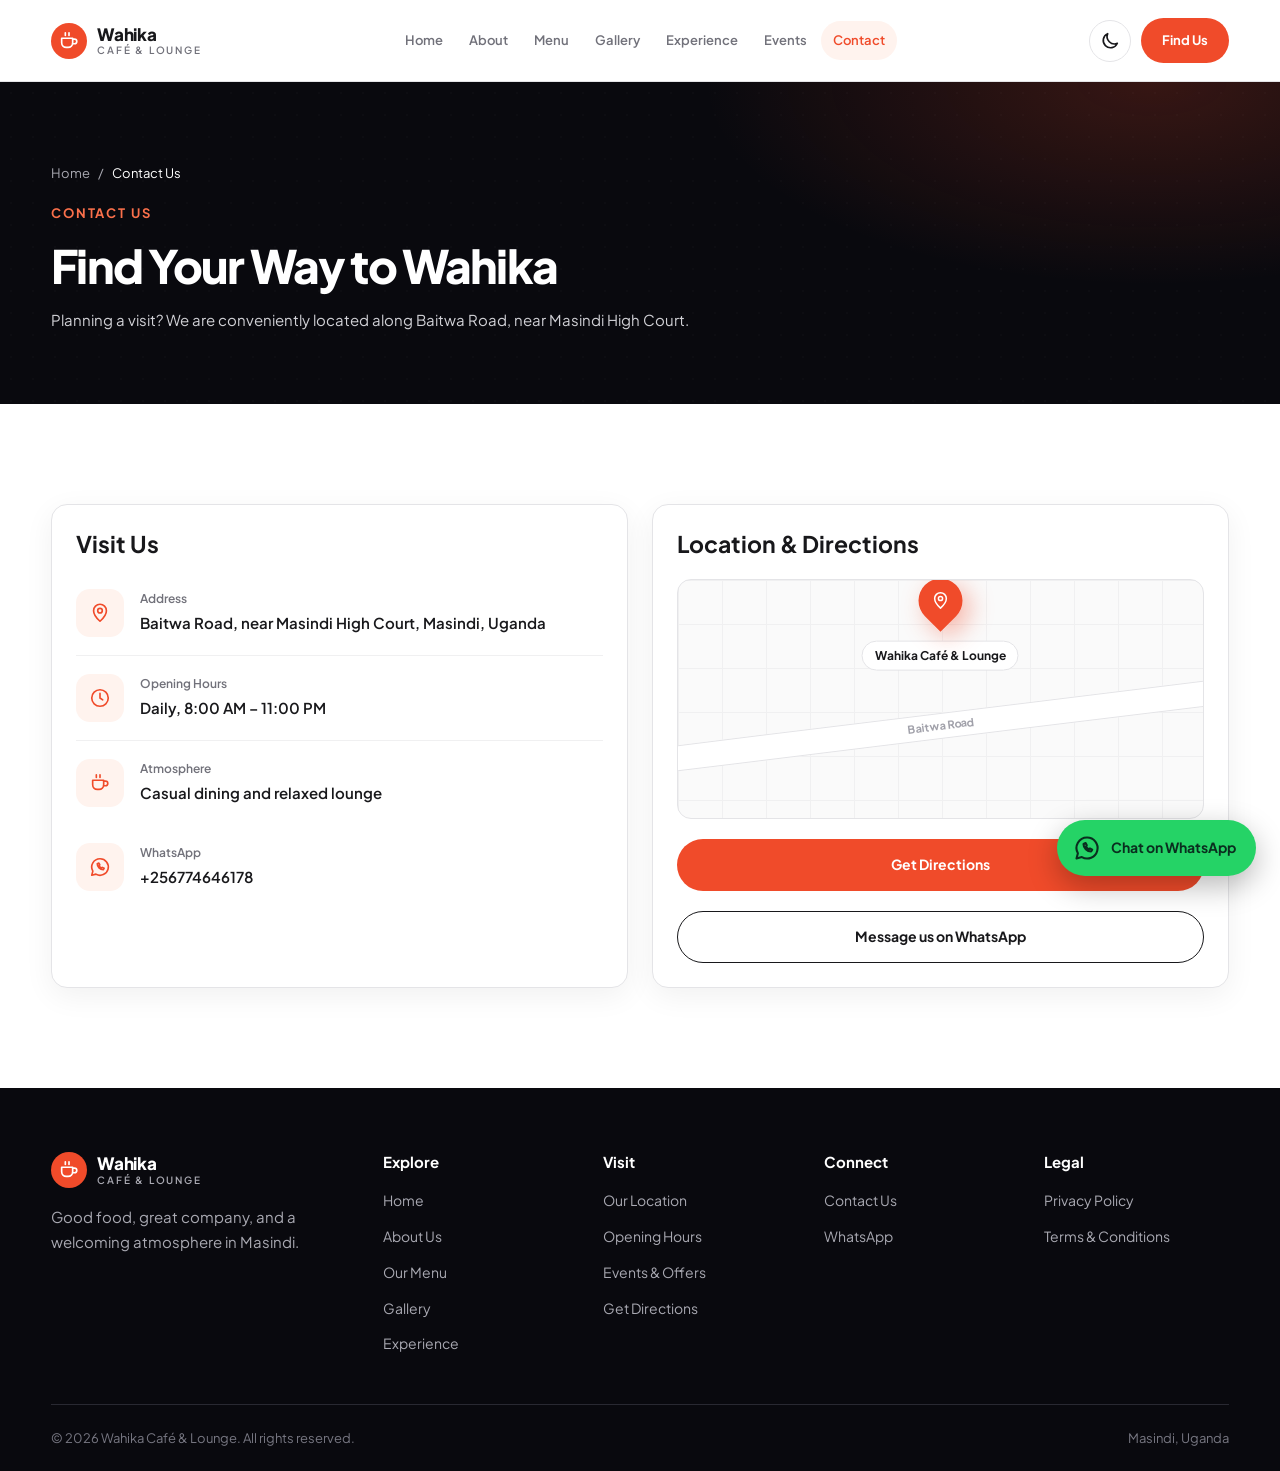
<file: wahika-website/wahika/contact.html>
<!DOCTYPE html>
<html lang="en" data-theme="light">
<head>
<meta charset="utf-8">
<meta name="viewport" content="width=device-width, initial-scale=1">
<title>Contact &amp; Location | Wahika Café &amp; Lounge</title>
<meta name="description" content="Find Wahika Café &amp; Lounge on Baitwa Road, near Masindi High Court. Opening hours, directions and WhatsApp.">
<meta name="theme-color" content="#09090E">
<script>try{var t=localStorage.getItem('wahika-theme');if(t)document.documentElement.setAttribute('data-theme',t)}catch(e){}</script>
<link rel="preconnect" href="https://fonts.googleapis.com"><link rel="preconnect" href="https://fonts.gstatic.com" crossorigin>
<link href="https://fonts.googleapis.com/css2?family=Plus+Jakarta+Sans:wght@400;500;600;700;800&display=swap" rel="stylesheet">
<link rel="stylesheet" href="assets/css/style.css">
</head>
<body data-page="contact">
<svg width="0" height="0" style="position:absolute" aria-hidden="true">
<symbol id="i-pin" viewBox="0 0 24 24"><path d="M12 21s7-6.2 7-11.5A7 7 0 0 0 5 9.5C5 14.8 12 21 12 21z"/><circle cx="12" cy="9.5" r="2.5"/></symbol>
<symbol id="i-clock" viewBox="0 0 24 24"><circle cx="12" cy="12" r="9"/><path d="M12 7v5l3 2"/></symbol>
<symbol id="i-coffee" viewBox="0 0 24 24"><path d="M4 9h12v5a5 5 0 0 1-5 5H9a5 5 0 0 1-5-5V9z"/><path d="M16 10h2a2.5 2.5 0 0 1 0 5h-2"/><path d="M8 3v3M12 3v3"/></symbol>
<symbol id="i-fork" viewBox="0 0 24 24"><path d="M7 3v8M4 3v5a3 3 0 0 0 6 0V3M7 11v10"/><path d="M17 21V3c-2.5 1.5-3.5 4.5-3.5 8H17"/></symbol>
<symbol id="i-users" viewBox="0 0 24 24"><circle cx="9" cy="8" r="3.5"/><path d="M2.5 20a6.5 6.5 0 0 1 13 0"/><path d="M16 4.6a3.5 3.5 0 0 1 0 6.8M18 14.2a6.5 6.5 0 0 1 3.5 5.8"/></symbol>
<symbol id="i-calendar" viewBox="0 0 24 24"><rect x="3.5" y="5" width="17" height="15" rx="2.5"/><path d="M3.5 10h17M8 3v4M16 3v4"/></symbol>
<symbol id="i-heart" viewBox="0 0 24 24"><path d="M12 20s-7.5-4.6-7.5-10A4.4 4.4 0 0 1 12 7.2 4.4 4.4 0 0 1 19.5 10c0 5.4-7.5 10-7.5 10z"/></symbol>
<symbol id="i-sofa" viewBox="0 0 24 24"><path d="M5 11V8a3 3 0 0 1 3-3h8a3 3 0 0 1 3 3v3"/><path d="M3 13a2 2 0 0 1 4 0v2h10v-2a2 2 0 0 1 4 0v5H3v-5z"/><path d="M6 18v2M18 18v2"/></symbol>
<symbol id="i-image" viewBox="0 0 24 24"><rect x="3" y="4" width="18" height="16" rx="3"/><circle cx="9" cy="10" r="1.8"/><path d="M21 16l-5-5-8 8"/></symbol>
<symbol id="i-moon" viewBox="0 0 24 24"><path d="M20 14.5A8 8 0 0 1 9.5 4 8 8 0 1 0 20 14.5z"/></symbol>
<symbol id="i-sun" viewBox="0 0 24 24"><circle cx="12" cy="12" r="4"/><path d="M12 2v2M12 20v2M4.9 4.9l1.4 1.4M17.7 17.7l1.4 1.4M2 12h2M20 12h2M4.9 19.1l1.4-1.4M17.7 6.3l1.4-1.4"/></symbol>
<symbol id="i-menu" viewBox="0 0 24 24"><path d="M4 7h16M4 12h16M4 17h16"/></symbol>
<symbol id="i-close" viewBox="0 0 24 24"><path d="M6 6l12 12M18 6L6 18"/></symbol>
<symbol id="i-arrow" viewBox="0 0 24 24"><path d="M5 12h14M13 6l6 6-6 6"/></symbol>
<symbol id="i-phone" viewBox="0 0 24 24"><path d="M22 16.9v3a2 2 0 0 1-2.2 2 19.8 19.8 0 0 1-8.6-3.1 19.5 19.5 0 0 1-6-6A19.8 19.8 0 0 1 2.1 4.2 2 2 0 0 1 4.1 2h3a2 2 0 0 1 2 1.7c.1 1 .4 1.9.7 2.8a2 2 0 0 1-.5 2.1L8.1 9.9a16 16 0 0 0 6 6l1.3-1.3a2 2 0 0 1 2.1-.4c.9.3 1.8.6 2.8.7a2 2 0 0 1 1.7 2z"/></symbol>
<symbol id="i-chat" viewBox="0 0 24 24"><path d="M12 3a9 9 0 0 0-7.8 13.5L3 21l4.6-1.2A9 9 0 1 0 12 3z"/><path d="M9 8.5c0 3.5 3 6.5 6.5 6.5l1-1.6-2-1-1 .7c-1-.4-2-1.4-2.4-2.4l.7-1-1-2z"/></symbol>
<symbol id="i-mail" viewBox="0 0 24 24"><rect x="3" y="5" width="18" height="14" rx="3"/><path d="M3.5 7l8.5 6 8.5-6"/></symbol>
<symbol id="i-link" viewBox="0 0 24 24"><path d="M10 14a4 4 0 0 0 5.7 0l3-3a4 4 0 0 0-5.7-5.7l-1 1"/><path d="M14 10a4 4 0 0 0-5.7 0l-3 3A4 4 0 0 0 11 18.7l1-1"/></symbol>
</svg>
<a class="skip" href="#main">Skip to content</a>
<header class="header"><div class="container">
  <a class="brand" href="index.html" aria-label="Wahika Café &amp; Lounge, home"><span class="brand-mark"><svg class="icon" aria-hidden="true"><use href="#i-coffee"/></svg></span><span>Wahika<small>Café &amp; Lounge</small></span></a>
  <nav class="nav" aria-label="Main"><a href="index.html">Home</a><a href="about.html">About</a><a href="menu.html">Menu</a><a href="gallery.html">Gallery</a><a href="experience.html">Experience</a><a href="events.html">Events</a><a href="contact.html" aria-current="page">Contact</a></nav>
  <div class="header-actions">
    <button class="icon-btn theme-toggle" type="button" aria-label="Switch colour theme"><svg class="icon moon" aria-hidden="true"><use href="#i-moon"/></svg><svg class="icon sun" aria-hidden="true"><use href="#i-sun"/></svg></button>
    <a class="btn btn-primary btn-sm" href="contact.html">Find Us</a>
    <button class="icon-btn menu-btn" type="button" aria-label="Open menu" aria-expanded="false" aria-controls="drawer"><svg class="icon" aria-hidden="true"><use href="#i-menu"/></svg></button>
  </div></div></header>
<div class="drawer-scrim" id="scrim"></div>
<aside class="drawer" id="drawer" aria-label="Menu" aria-hidden="true">
  <div class="drawer-top"><span class="brand"><span class="brand-mark"><svg class="icon" aria-hidden="true"><use href="#i-coffee"/></svg></span><span>Wahika<small>Café &amp; Lounge</small></span></span><button class="icon-btn drawer-close" type="button" aria-label="Close menu"><svg class="icon" aria-hidden="true"><use href="#i-close"/></svg></button></div>
  <nav aria-label="Mobile"><a href="index.html">Home</a><a href="about.html">About</a><a href="menu.html">Menu</a><a href="gallery.html">Gallery</a><a href="experience.html">Experience</a><a href="events.html">Events</a><a href="contact.html" aria-current="page">Contact</a></nav>
  <a class="btn btn-primary" href="contact.html">Find Us</a>
</aside>
<main id="main">
<section class="page-hero"><div class="container">
  <nav class="crumbs" aria-label="Breadcrumb"><a href="index.html">Home</a><span aria-hidden="true">/</span><span aria-current="page">Contact Us</span></nav>
  <p class="eyebrow"><span data-cms="contact.hero.eyebrow">Contact Us</span></p>
  <h1><span data-cms="contact.hero.title">Find Your Way to Wahika</span></h1>
  <p class="lead"><span data-cms="contact.hero.lead">Planning a visit? We are conveniently located along Baitwa Road, near Masindi High Court.</span></p>
</div></section><section data-section="contact.main" class="section on-page"><div class="container"><div class="contact-grid">
  <div class="card static"><h3>Visit Us</h3><div style="margin-top:12px">
    <div class="detail"><div class="icon-badge"><svg class="icon" aria-hidden="true"><use href="#i-pin"/></svg></div><div><div class="label">Address</div><div class="value" data-bind="address">Baitwa Road, near Masindi High Court, Masindi, Uganda</div></div></div>
    <div class="detail" id="hours"><div class="icon-badge"><svg class="icon" aria-hidden="true"><use href="#i-clock"/></svg></div><div><div class="label">Opening Hours</div><div class="value" data-bind="hours">Daily, 8:00 AM – 11:00 PM</div></div></div>
    <div class="detail"><div class="icon-badge"><svg class="icon" aria-hidden="true"><use href="#i-coffee"/></svg></div><div><div class="label">Atmosphere</div><div class="value" data-bind="atmosphere">Casual dining and relaxed lounge</div></div></div>
    <div data-render="contact-channels"></div>
  </div></div>
  <div class="card static map-card"><h3>Location &amp; Directions</h3>
    <div class="map" role="img" aria-label="Illustration showing Wahika Café and Lounge on Baitwa Road"><div class="road">Baitwa Road</div><div class="pin"><div class="dot"><svg class="icon" aria-hidden="true"><use href="#i-pin"/></svg></div><span>Wahika Café &amp; Lounge</span></div></div>
    <a class="btn btn-primary" target="_blank" rel="noopener" data-bind-href="maps" href="https://www.google.com/maps/search/?api=1&amp;query=Wahika+Caf%C3%A9+%26+Lounge+Baitwa+Road+Masindi+Uganda">Get Directions</a>
    <a class="btn btn-secondary" data-bind-href="wa" target="_blank" rel="noopener" href="https://wa.me/256774646178">Message us on WhatsApp</a>
  </div></div></div></section>
</main>
<footer class="footer"><div class="container">
  <div class="footer-grid">
    <div><a class="brand" href="index.html"><span class="brand-mark"><svg class="icon" aria-hidden="true"><use href="#i-coffee"/></svg></span><span>Wahika<small>Café &amp; Lounge</small></span></a><p data-bind="tagline">Good food, great company, and a welcoming atmosphere in Masindi.</p></div>
    <div><h3>Explore</h3><ul><li><a href="index.html">Home</a></li><li><a href="about.html">About Us</a></li><li><a href="menu.html">Our Menu</a></li><li><a href="gallery.html">Gallery</a></li><li><a href="experience.html">Experience</a></li></ul></div>
    <div><h3>Visit</h3><ul><li><a href="contact.html">Our Location</a></li><li><a href="contact.html#hours">Opening Hours</a></li><li><a href="events.html">Events &amp; Offers</a></li><li><a data-bind-href="maps" target="_blank" rel="noopener" href="https://www.google.com/maps/search/?api=1&amp;query=Wahika+Caf%C3%A9+%26+Lounge+Baitwa+Road+Masindi+Uganda">Get Directions</a></li></ul></div>
    <div><h3>Connect</h3><ul data-render="social-links"><li><a href="contact.html">Contact Us</a></li></ul></div>
    <div><h3>Legal</h3><ul><li><a href="privacy.html">Privacy Policy</a></li><li><a href="terms.html">Terms &amp; Conditions</a></li></ul></div>
  </div>
  <div class="bottom-bar"><span data-cms="global.copyright">© 2026 Wahika Café &amp; Lounge. All rights reserved.</span><span>Masindi, Uganda</span></div>
</div></footer>
<a class="wa-float" href="https://wa.me/256774646178" target="_blank" rel="noopener" aria-label="Chat with Wahika on WhatsApp"><svg class="icon" aria-hidden="true"><use href="#i-chat"/></svg><span>Chat on WhatsApp</span></a>
<script src="assets/js/content.js"></script>
<script src="assets/js/site.js"></script>
</body>
</html>
</file>
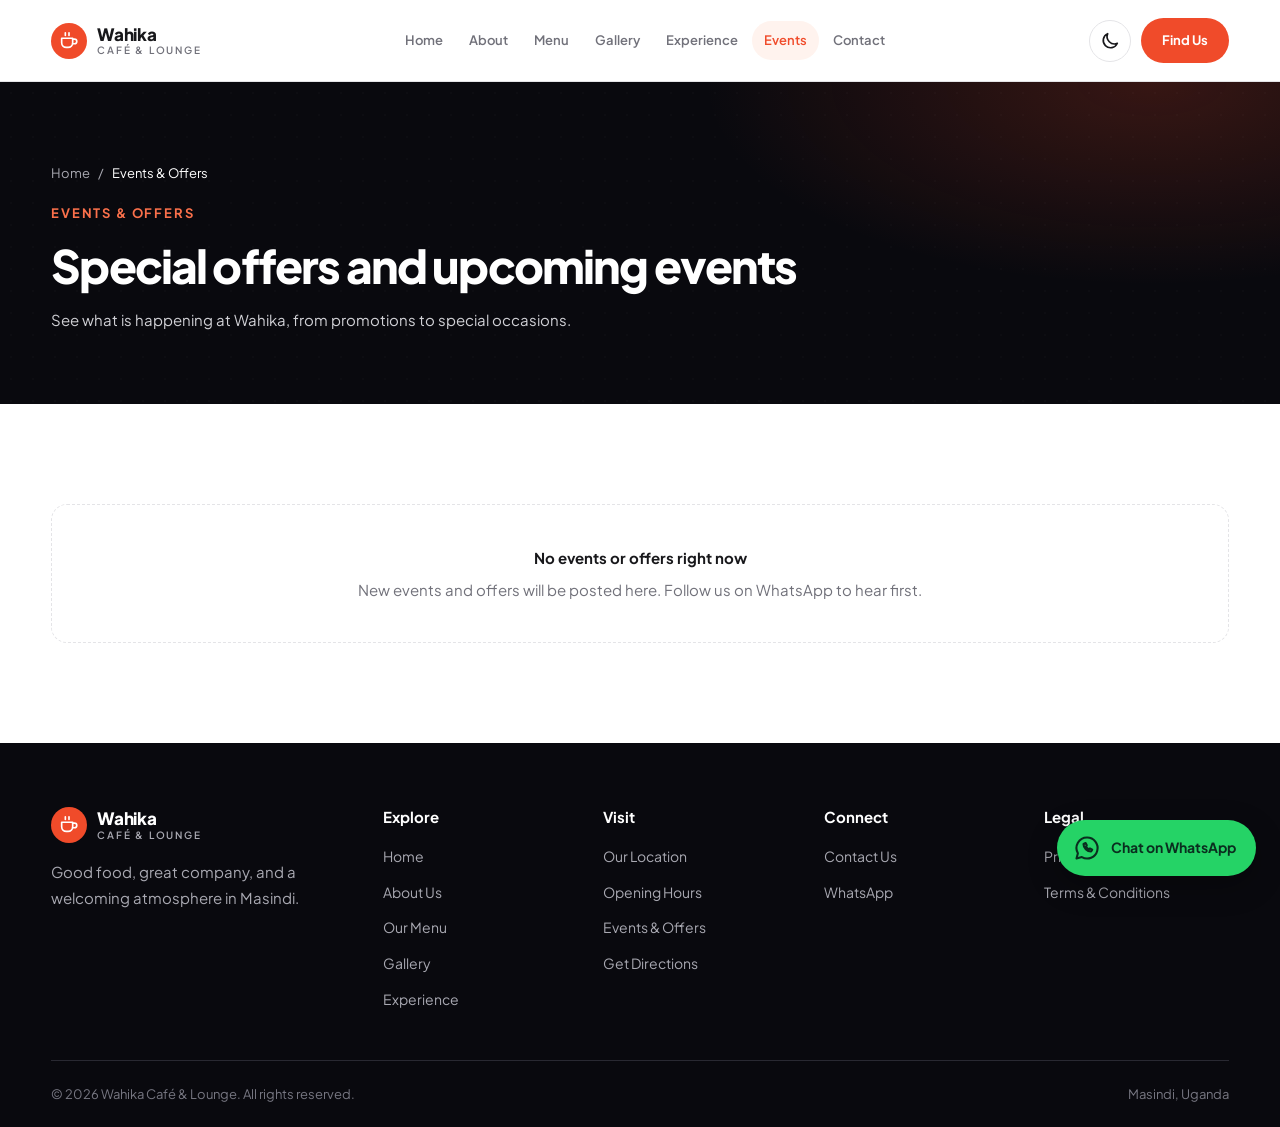
<file: wahika-website/wahika/events.html>
<!DOCTYPE html>
<html lang="en" data-theme="light">
<head>
<meta charset="utf-8">
<meta name="viewport" content="width=device-width, initial-scale=1">
<title>Events &amp; Offers | Wahika Café &amp; Lounge</title>
<meta name="description" content="Current offers and upcoming events at Wahika Café &amp; Lounge in Masindi.">
<meta name="theme-color" content="#09090E">
<script>try{var t=localStorage.getItem('wahika-theme');if(t)document.documentElement.setAttribute('data-theme',t)}catch(e){}</script>
<link rel="preconnect" href="https://fonts.googleapis.com"><link rel="preconnect" href="https://fonts.gstatic.com" crossorigin>
<link href="https://fonts.googleapis.com/css2?family=Plus+Jakarta+Sans:wght@400;500;600;700;800&display=swap" rel="stylesheet">
<link rel="stylesheet" href="assets/css/style.css">
</head>
<body data-page="events">
<svg width="0" height="0" style="position:absolute" aria-hidden="true">
<symbol id="i-pin" viewBox="0 0 24 24"><path d="M12 21s7-6.2 7-11.5A7 7 0 0 0 5 9.5C5 14.8 12 21 12 21z"/><circle cx="12" cy="9.5" r="2.5"/></symbol>
<symbol id="i-clock" viewBox="0 0 24 24"><circle cx="12" cy="12" r="9"/><path d="M12 7v5l3 2"/></symbol>
<symbol id="i-coffee" viewBox="0 0 24 24"><path d="M4 9h12v5a5 5 0 0 1-5 5H9a5 5 0 0 1-5-5V9z"/><path d="M16 10h2a2.5 2.5 0 0 1 0 5h-2"/><path d="M8 3v3M12 3v3"/></symbol>
<symbol id="i-fork" viewBox="0 0 24 24"><path d="M7 3v8M4 3v5a3 3 0 0 0 6 0V3M7 11v10"/><path d="M17 21V3c-2.5 1.5-3.5 4.5-3.5 8H17"/></symbol>
<symbol id="i-users" viewBox="0 0 24 24"><circle cx="9" cy="8" r="3.5"/><path d="M2.5 20a6.5 6.5 0 0 1 13 0"/><path d="M16 4.6a3.5 3.5 0 0 1 0 6.8M18 14.2a6.5 6.5 0 0 1 3.5 5.8"/></symbol>
<symbol id="i-calendar" viewBox="0 0 24 24"><rect x="3.5" y="5" width="17" height="15" rx="2.5"/><path d="M3.5 10h17M8 3v4M16 3v4"/></symbol>
<symbol id="i-heart" viewBox="0 0 24 24"><path d="M12 20s-7.5-4.6-7.5-10A4.4 4.4 0 0 1 12 7.2 4.4 4.4 0 0 1 19.5 10c0 5.4-7.5 10-7.5 10z"/></symbol>
<symbol id="i-sofa" viewBox="0 0 24 24"><path d="M5 11V8a3 3 0 0 1 3-3h8a3 3 0 0 1 3 3v3"/><path d="M3 13a2 2 0 0 1 4 0v2h10v-2a2 2 0 0 1 4 0v5H3v-5z"/><path d="M6 18v2M18 18v2"/></symbol>
<symbol id="i-image" viewBox="0 0 24 24"><rect x="3" y="4" width="18" height="16" rx="3"/><circle cx="9" cy="10" r="1.8"/><path d="M21 16l-5-5-8 8"/></symbol>
<symbol id="i-moon" viewBox="0 0 24 24"><path d="M20 14.5A8 8 0 0 1 9.5 4 8 8 0 1 0 20 14.5z"/></symbol>
<symbol id="i-sun" viewBox="0 0 24 24"><circle cx="12" cy="12" r="4"/><path d="M12 2v2M12 20v2M4.9 4.9l1.4 1.4M17.7 17.7l1.4 1.4M2 12h2M20 12h2M4.9 19.1l1.4-1.4M17.7 6.3l1.4-1.4"/></symbol>
<symbol id="i-menu" viewBox="0 0 24 24"><path d="M4 7h16M4 12h16M4 17h16"/></symbol>
<symbol id="i-close" viewBox="0 0 24 24"><path d="M6 6l12 12M18 6L6 18"/></symbol>
<symbol id="i-arrow" viewBox="0 0 24 24"><path d="M5 12h14M13 6l6 6-6 6"/></symbol>
<symbol id="i-phone" viewBox="0 0 24 24"><path d="M22 16.9v3a2 2 0 0 1-2.2 2 19.8 19.8 0 0 1-8.6-3.1 19.5 19.5 0 0 1-6-6A19.8 19.8 0 0 1 2.1 4.2 2 2 0 0 1 4.1 2h3a2 2 0 0 1 2 1.7c.1 1 .4 1.9.7 2.8a2 2 0 0 1-.5 2.1L8.1 9.9a16 16 0 0 0 6 6l1.3-1.3a2 2 0 0 1 2.1-.4c.9.3 1.8.6 2.8.7a2 2 0 0 1 1.7 2z"/></symbol>
<symbol id="i-chat" viewBox="0 0 24 24"><path d="M12 3a9 9 0 0 0-7.8 13.5L3 21l4.6-1.2A9 9 0 1 0 12 3z"/><path d="M9 8.5c0 3.5 3 6.5 6.5 6.5l1-1.6-2-1-1 .7c-1-.4-2-1.4-2.4-2.4l.7-1-1-2z"/></symbol>
<symbol id="i-mail" viewBox="0 0 24 24"><rect x="3" y="5" width="18" height="14" rx="3"/><path d="M3.5 7l8.5 6 8.5-6"/></symbol>
<symbol id="i-link" viewBox="0 0 24 24"><path d="M10 14a4 4 0 0 0 5.7 0l3-3a4 4 0 0 0-5.7-5.7l-1 1"/><path d="M14 10a4 4 0 0 0-5.7 0l-3 3A4 4 0 0 0 11 18.7l1-1"/></symbol>
</svg>
<a class="skip" href="#main">Skip to content</a>
<header class="header"><div class="container">
  <a class="brand" href="index.html" aria-label="Wahika Café &amp; Lounge, home"><span class="brand-mark"><svg class="icon" aria-hidden="true"><use href="#i-coffee"/></svg></span><span>Wahika<small>Café &amp; Lounge</small></span></a>
  <nav class="nav" aria-label="Main"><a href="index.html">Home</a><a href="about.html">About</a><a href="menu.html">Menu</a><a href="gallery.html">Gallery</a><a href="experience.html">Experience</a><a href="events.html" aria-current="page">Events</a><a href="contact.html">Contact</a></nav>
  <div class="header-actions">
    <button class="icon-btn theme-toggle" type="button" aria-label="Switch colour theme"><svg class="icon moon" aria-hidden="true"><use href="#i-moon"/></svg><svg class="icon sun" aria-hidden="true"><use href="#i-sun"/></svg></button>
    <a class="btn btn-primary btn-sm" href="contact.html">Find Us</a>
    <button class="icon-btn menu-btn" type="button" aria-label="Open menu" aria-expanded="false" aria-controls="drawer"><svg class="icon" aria-hidden="true"><use href="#i-menu"/></svg></button>
  </div></div></header>
<div class="drawer-scrim" id="scrim"></div>
<aside class="drawer" id="drawer" aria-label="Menu" aria-hidden="true">
  <div class="drawer-top"><span class="brand"><span class="brand-mark"><svg class="icon" aria-hidden="true"><use href="#i-coffee"/></svg></span><span>Wahika<small>Café &amp; Lounge</small></span></span><button class="icon-btn drawer-close" type="button" aria-label="Close menu"><svg class="icon" aria-hidden="true"><use href="#i-close"/></svg></button></div>
  <nav aria-label="Mobile"><a href="index.html">Home</a><a href="about.html">About</a><a href="menu.html">Menu</a><a href="gallery.html">Gallery</a><a href="experience.html">Experience</a><a href="events.html" aria-current="page">Events</a><a href="contact.html">Contact</a></nav>
  <a class="btn btn-primary" href="contact.html">Find Us</a>
</aside>
<main id="main">
<section class="page-hero"><div class="container">
  <nav class="crumbs" aria-label="Breadcrumb"><a href="index.html">Home</a><span aria-hidden="true">/</span><span aria-current="page">Events &amp; Offers</span></nav>
  <p class="eyebrow"><span data-cms="events.hero.eyebrow">Events &amp; Offers</span></p>
  <h1><span data-cms="events.hero.title">Special offers and upcoming events</span></h1>
  <p class="lead"><span data-cms="events.hero.lead">See what is happening at Wahika, from promotions to special occasions.</span></p>
</div></section><section data-section="events.list" class="section on-page"><div class="container"><div data-render="events"><noscript>Please enable JavaScript to view events and offers.</noscript></div></div></section>
</main>
<footer class="footer"><div class="container">
  <div class="footer-grid">
    <div><a class="brand" href="index.html"><span class="brand-mark"><svg class="icon" aria-hidden="true"><use href="#i-coffee"/></svg></span><span>Wahika<small>Café &amp; Lounge</small></span></a><p data-bind="tagline">Good food, great company, and a welcoming atmosphere in Masindi.</p></div>
    <div><h3>Explore</h3><ul><li><a href="index.html">Home</a></li><li><a href="about.html">About Us</a></li><li><a href="menu.html">Our Menu</a></li><li><a href="gallery.html">Gallery</a></li><li><a href="experience.html">Experience</a></li></ul></div>
    <div><h3>Visit</h3><ul><li><a href="contact.html">Our Location</a></li><li><a href="contact.html#hours">Opening Hours</a></li><li><a href="events.html">Events &amp; Offers</a></li><li><a data-bind-href="maps" target="_blank" rel="noopener" href="https://www.google.com/maps/search/?api=1&amp;query=Wahika+Caf%C3%A9+%26+Lounge+Baitwa+Road+Masindi+Uganda">Get Directions</a></li></ul></div>
    <div><h3>Connect</h3><ul data-render="social-links"><li><a href="contact.html">Contact Us</a></li></ul></div>
    <div><h3>Legal</h3><ul><li><a href="privacy.html">Privacy Policy</a></li><li><a href="terms.html">Terms &amp; Conditions</a></li></ul></div>
  </div>
  <div class="bottom-bar"><span data-cms="global.copyright">© 2026 Wahika Café &amp; Lounge. All rights reserved.</span><span>Masindi, Uganda</span></div>
</div></footer>
<a class="wa-float" href="https://wa.me/256774646178" target="_blank" rel="noopener" aria-label="Chat with Wahika on WhatsApp"><svg class="icon" aria-hidden="true"><use href="#i-chat"/></svg><span>Chat on WhatsApp</span></a>
<script src="assets/js/content.js"></script>
<script src="assets/js/site.js"></script>
</body>
</html>
</file>
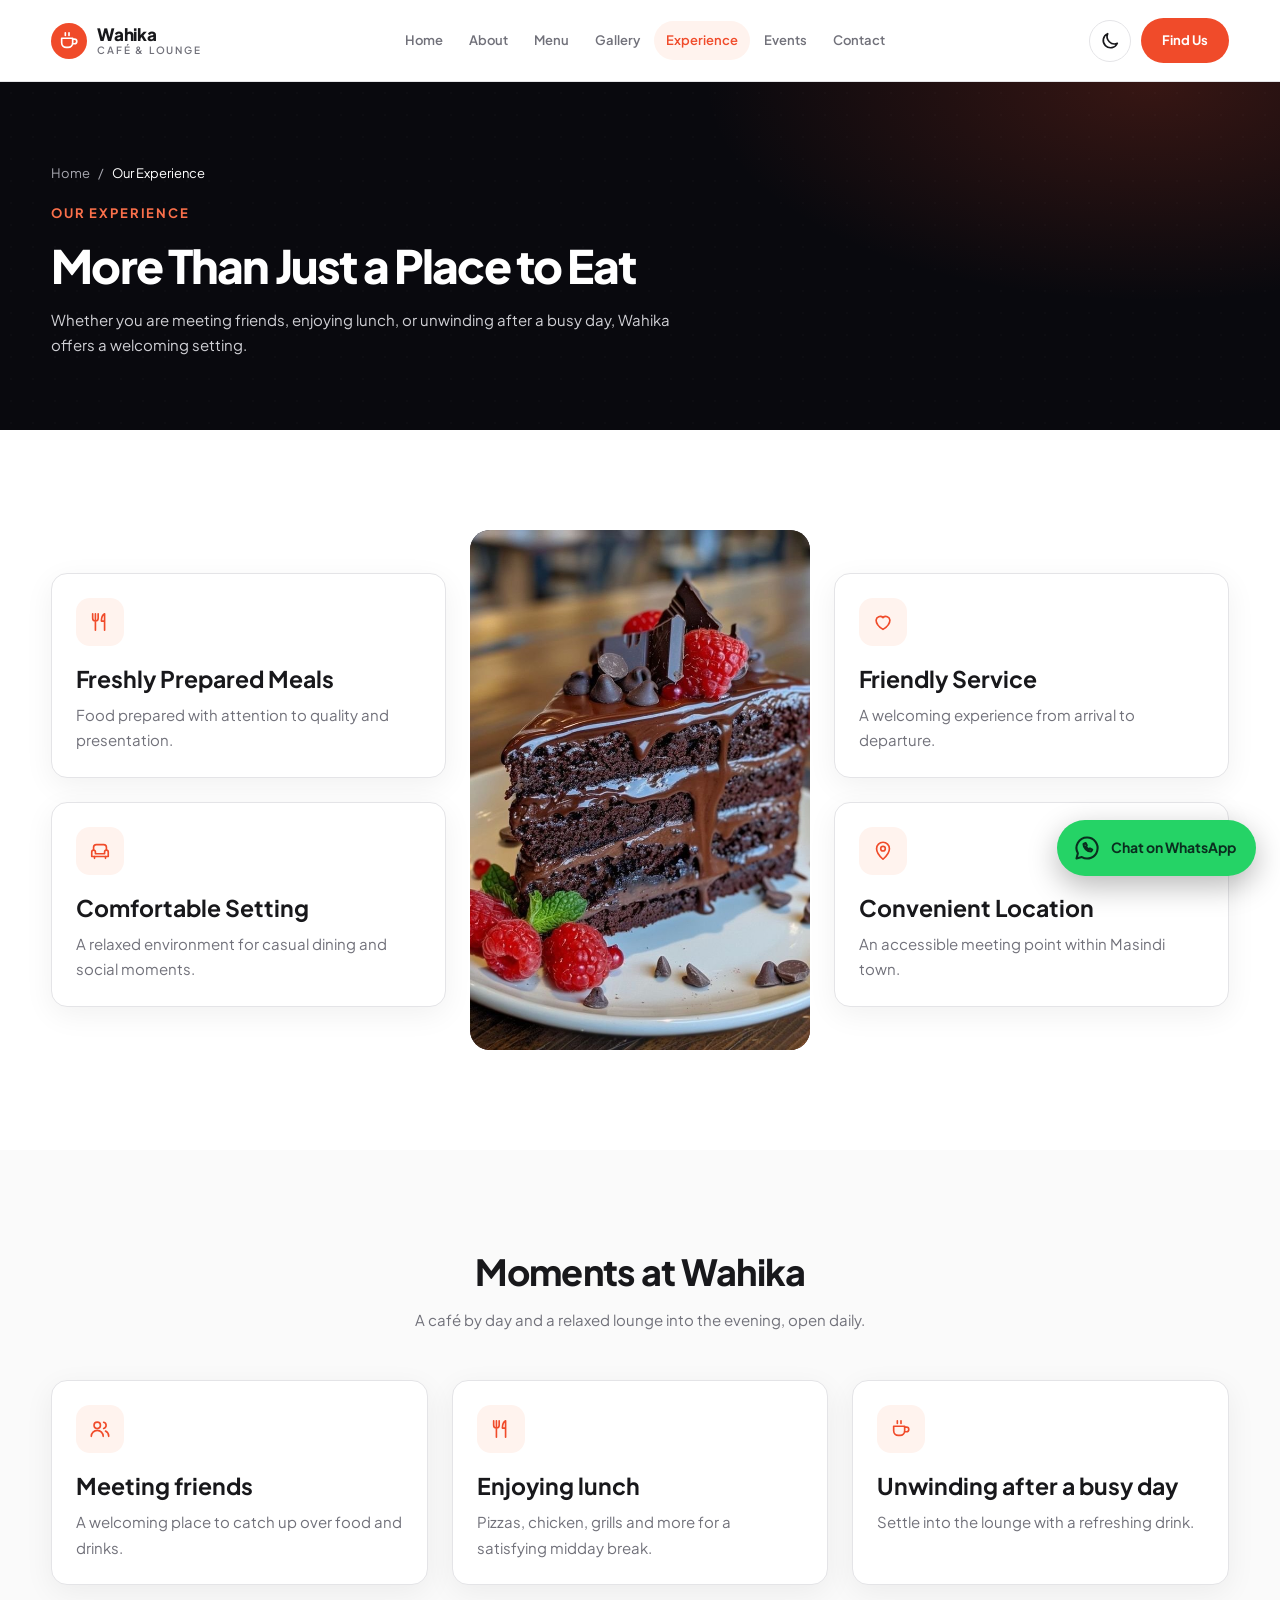
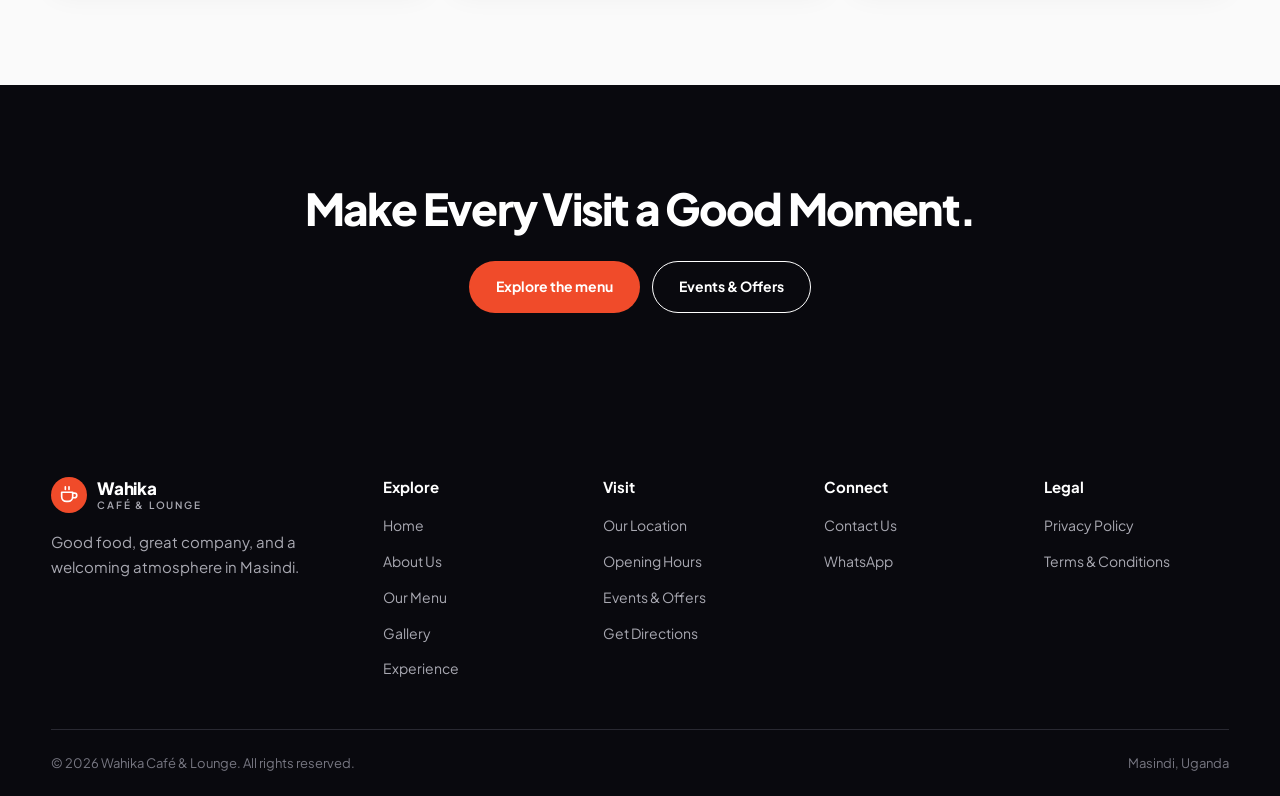
<file: wahika-website/wahika/experience.html>
<!DOCTYPE html>
<html lang="en" data-theme="light">
<head>
<meta charset="utf-8">
<meta name="viewport" content="width=device-width, initial-scale=1">
<title>Our Experience | Wahika Café &amp; Lounge</title>
<meta name="description" content="Discover the Wahika dining experience: freshly prepared meals, a comfortable setting and friendly service in Masindi.">
<meta name="theme-color" content="#09090E">
<script>try{var t=localStorage.getItem('wahika-theme');if(t)document.documentElement.setAttribute('data-theme',t)}catch(e){}</script>
<link rel="preconnect" href="https://fonts.googleapis.com"><link rel="preconnect" href="https://fonts.gstatic.com" crossorigin>
<link href="https://fonts.googleapis.com/css2?family=Plus+Jakarta+Sans:wght@400;500;600;700;800&display=swap" rel="stylesheet">
<link rel="stylesheet" href="assets/css/style.css">
</head>
<body data-page="experience">
<svg width="0" height="0" style="position:absolute" aria-hidden="true">
<symbol id="i-pin" viewBox="0 0 24 24"><path d="M12 21s7-6.2 7-11.5A7 7 0 0 0 5 9.5C5 14.8 12 21 12 21z"/><circle cx="12" cy="9.5" r="2.5"/></symbol>
<symbol id="i-clock" viewBox="0 0 24 24"><circle cx="12" cy="12" r="9"/><path d="M12 7v5l3 2"/></symbol>
<symbol id="i-coffee" viewBox="0 0 24 24"><path d="M4 9h12v5a5 5 0 0 1-5 5H9a5 5 0 0 1-5-5V9z"/><path d="M16 10h2a2.5 2.5 0 0 1 0 5h-2"/><path d="M8 3v3M12 3v3"/></symbol>
<symbol id="i-fork" viewBox="0 0 24 24"><path d="M7 3v8M4 3v5a3 3 0 0 0 6 0V3M7 11v10"/><path d="M17 21V3c-2.5 1.5-3.5 4.5-3.5 8H17"/></symbol>
<symbol id="i-users" viewBox="0 0 24 24"><circle cx="9" cy="8" r="3.5"/><path d="M2.5 20a6.5 6.5 0 0 1 13 0"/><path d="M16 4.6a3.5 3.5 0 0 1 0 6.8M18 14.2a6.5 6.5 0 0 1 3.5 5.8"/></symbol>
<symbol id="i-calendar" viewBox="0 0 24 24"><rect x="3.5" y="5" width="17" height="15" rx="2.5"/><path d="M3.5 10h17M8 3v4M16 3v4"/></symbol>
<symbol id="i-heart" viewBox="0 0 24 24"><path d="M12 20s-7.5-4.6-7.5-10A4.4 4.4 0 0 1 12 7.2 4.4 4.4 0 0 1 19.5 10c0 5.4-7.5 10-7.5 10z"/></symbol>
<symbol id="i-sofa" viewBox="0 0 24 24"><path d="M5 11V8a3 3 0 0 1 3-3h8a3 3 0 0 1 3 3v3"/><path d="M3 13a2 2 0 0 1 4 0v2h10v-2a2 2 0 0 1 4 0v5H3v-5z"/><path d="M6 18v2M18 18v2"/></symbol>
<symbol id="i-image" viewBox="0 0 24 24"><rect x="3" y="4" width="18" height="16" rx="3"/><circle cx="9" cy="10" r="1.8"/><path d="M21 16l-5-5-8 8"/></symbol>
<symbol id="i-moon" viewBox="0 0 24 24"><path d="M20 14.5A8 8 0 0 1 9.5 4 8 8 0 1 0 20 14.5z"/></symbol>
<symbol id="i-sun" viewBox="0 0 24 24"><circle cx="12" cy="12" r="4"/><path d="M12 2v2M12 20v2M4.9 4.9l1.4 1.4M17.7 17.7l1.4 1.4M2 12h2M20 12h2M4.9 19.1l1.4-1.4M17.7 6.3l1.4-1.4"/></symbol>
<symbol id="i-menu" viewBox="0 0 24 24"><path d="M4 7h16M4 12h16M4 17h16"/></symbol>
<symbol id="i-close" viewBox="0 0 24 24"><path d="M6 6l12 12M18 6L6 18"/></symbol>
<symbol id="i-arrow" viewBox="0 0 24 24"><path d="M5 12h14M13 6l6 6-6 6"/></symbol>
<symbol id="i-phone" viewBox="0 0 24 24"><path d="M22 16.9v3a2 2 0 0 1-2.2 2 19.8 19.8 0 0 1-8.6-3.1 19.5 19.5 0 0 1-6-6A19.8 19.8 0 0 1 2.1 4.2 2 2 0 0 1 4.1 2h3a2 2 0 0 1 2 1.7c.1 1 .4 1.9.7 2.8a2 2 0 0 1-.5 2.1L8.1 9.9a16 16 0 0 0 6 6l1.3-1.3a2 2 0 0 1 2.1-.4c.9.3 1.8.6 2.8.7a2 2 0 0 1 1.7 2z"/></symbol>
<symbol id="i-chat" viewBox="0 0 24 24"><path d="M12 3a9 9 0 0 0-7.8 13.5L3 21l4.6-1.2A9 9 0 1 0 12 3z"/><path d="M9 8.5c0 3.5 3 6.5 6.5 6.5l1-1.6-2-1-1 .7c-1-.4-2-1.4-2.4-2.4l.7-1-1-2z"/></symbol>
<symbol id="i-mail" viewBox="0 0 24 24"><rect x="3" y="5" width="18" height="14" rx="3"/><path d="M3.5 7l8.5 6 8.5-6"/></symbol>
<symbol id="i-link" viewBox="0 0 24 24"><path d="M10 14a4 4 0 0 0 5.7 0l3-3a4 4 0 0 0-5.7-5.7l-1 1"/><path d="M14 10a4 4 0 0 0-5.7 0l-3 3A4 4 0 0 0 11 18.7l1-1"/></symbol>
</svg>
<a class="skip" href="#main">Skip to content</a>
<header class="header"><div class="container">
  <a class="brand" href="index.html" aria-label="Wahika Café &amp; Lounge, home"><span class="brand-mark"><svg class="icon" aria-hidden="true"><use href="#i-coffee"/></svg></span><span>Wahika<small>Café &amp; Lounge</small></span></a>
  <nav class="nav" aria-label="Main"><a href="index.html">Home</a><a href="about.html">About</a><a href="menu.html">Menu</a><a href="gallery.html">Gallery</a><a href="experience.html" aria-current="page">Experience</a><a href="events.html">Events</a><a href="contact.html">Contact</a></nav>
  <div class="header-actions">
    <button class="icon-btn theme-toggle" type="button" aria-label="Switch colour theme"><svg class="icon moon" aria-hidden="true"><use href="#i-moon"/></svg><svg class="icon sun" aria-hidden="true"><use href="#i-sun"/></svg></button>
    <a class="btn btn-primary btn-sm" href="contact.html">Find Us</a>
    <button class="icon-btn menu-btn" type="button" aria-label="Open menu" aria-expanded="false" aria-controls="drawer"><svg class="icon" aria-hidden="true"><use href="#i-menu"/></svg></button>
  </div></div></header>
<div class="drawer-scrim" id="scrim"></div>
<aside class="drawer" id="drawer" aria-label="Menu" aria-hidden="true">
  <div class="drawer-top"><span class="brand"><span class="brand-mark"><svg class="icon" aria-hidden="true"><use href="#i-coffee"/></svg></span><span>Wahika<small>Café &amp; Lounge</small></span></span><button class="icon-btn drawer-close" type="button" aria-label="Close menu"><svg class="icon" aria-hidden="true"><use href="#i-close"/></svg></button></div>
  <nav aria-label="Mobile"><a href="index.html">Home</a><a href="about.html">About</a><a href="menu.html">Menu</a><a href="gallery.html">Gallery</a><a href="experience.html" aria-current="page">Experience</a><a href="events.html">Events</a><a href="contact.html">Contact</a></nav>
  <a class="btn btn-primary" href="contact.html">Find Us</a>
</aside>
<main id="main">
<section class="page-hero"><div class="container">
  <nav class="crumbs" aria-label="Breadcrumb"><a href="index.html">Home</a><span aria-hidden="true">/</span><span aria-current="page">Our Experience</span></nav>
  <p class="eyebrow"><span data-cms="experience.hero.eyebrow">Our Experience</span></p>
  <h1><span data-cms="experience.hero.title">More Than Just a Place to Eat</span></h1>
  <p class="lead"><span data-cms="experience.hero.lead">Whether you are meeting friends, enjoying lunch, or unwinding after a busy day, Wahika offers a welcoming setting.</span></p>
</div></section><section data-section="experience.features" class="section on-page"><div class="container"><div class="exp">
  <div class="exp-col l">
    <article class="card"><div class="icon-badge"><svg class="icon" aria-hidden="true"><use href="#i-fork"/></svg></div><h3><span data-cms="experience.f1.title">Freshly Prepared Meals</span></h3><p><span data-cms="experience.f1.text">Food prepared with attention to quality and presentation.</span></p></article>
    <article class="card"><div class="icon-badge"><svg class="icon" aria-hidden="true"><use href="#i-sofa"/></svg></div><h3><span data-cms="experience.f2.title">Comfortable Setting</span></h3><p><span data-cms="experience.f2.text">A relaxed environment for casual dining and social moments.</span></p></article>
  </div>
  <div class="media exp-media" data-slot="experience" data-alt="A beautifully presented chocolate cake with raspberries"></div>
  <div class="exp-col r">
    <article class="card"><div class="icon-badge"><svg class="icon" aria-hidden="true"><use href="#i-heart"/></svg></div><h3><span data-cms="experience.f3.title">Friendly Service</span></h3><p><span data-cms="experience.f3.text">A welcoming experience from arrival to departure.</span></p></article>
    <article class="card"><div class="icon-badge"><svg class="icon" aria-hidden="true"><use href="#i-pin"/></svg></div><h3><span data-cms="experience.f4.title">Convenient Location</span></h3><p><span data-cms="experience.f4.text">An accessible meeting point within Masindi town.</span></p></article>
  </div></div></div></section><section data-section="experience.moments" class="section on-section"><div class="container">
  <div class="section-head reveal"><h2><span data-cms="experience.moments.title">Moments at Wahika</span></h2><p><span data-cms="experience.moments.text">A café by day and a relaxed lounge into the evening, open daily.</span></p></div>
  <div class="grid-3">
    <article class="card reveal"><div class="icon-badge"><svg class="icon" aria-hidden="true"><use href="#i-users"/></svg></div><h3><span data-cms="experience.m1.title">Meeting friends</span></h3><p><span data-cms="experience.m1.text">A welcoming place to catch up over food and drinks.</span></p></article>
    <article class="card reveal"><div class="icon-badge"><svg class="icon" aria-hidden="true"><use href="#i-fork"/></svg></div><h3><span data-cms="experience.m2.title">Enjoying lunch</span></h3><p><span data-cms="experience.m2.text">Pizzas, chicken, grills and more for a satisfying midday break.</span></p></article>
    <article class="card reveal"><div class="icon-badge"><svg class="icon" aria-hidden="true"><use href="#i-coffee"/></svg></div><h3><span data-cms="experience.m3.title">Unwinding after a busy day</span></h3><p><span data-cms="experience.m3.text">Settle into the lounge with a refreshing drink.</span></p></article>
  </div></div></section><section data-section="experience.cta" class="section dark-950"><div class="container" style="text-align:center;max-width:720px">
  <h2 class="display" style="font-size:clamp(28px,5vw,44px)"><span data-cms="experience.cta.title">Make Every Visit a Good Moment.</span></h2>
  <div class="btn-row" style="justify-content:center;margin-top:28px"><a class="btn btn-primary" href="menu.html">Explore the menu</a><a class="btn btn-secondary" href="events.html">Events &amp; Offers</a></div>
</div></section>
</main>
<footer class="footer"><div class="container">
  <div class="footer-grid">
    <div><a class="brand" href="index.html"><span class="brand-mark"><svg class="icon" aria-hidden="true"><use href="#i-coffee"/></svg></span><span>Wahika<small>Café &amp; Lounge</small></span></a><p data-bind="tagline">Good food, great company, and a welcoming atmosphere in Masindi.</p></div>
    <div><h3>Explore</h3><ul><li><a href="index.html">Home</a></li><li><a href="about.html">About Us</a></li><li><a href="menu.html">Our Menu</a></li><li><a href="gallery.html">Gallery</a></li><li><a href="experience.html">Experience</a></li></ul></div>
    <div><h3>Visit</h3><ul><li><a href="contact.html">Our Location</a></li><li><a href="contact.html#hours">Opening Hours</a></li><li><a href="events.html">Events &amp; Offers</a></li><li><a data-bind-href="maps" target="_blank" rel="noopener" href="https://www.google.com/maps/search/?api=1&amp;query=Wahika+Caf%C3%A9+%26+Lounge+Baitwa+Road+Masindi+Uganda">Get Directions</a></li></ul></div>
    <div><h3>Connect</h3><ul data-render="social-links"><li><a href="contact.html">Contact Us</a></li></ul></div>
    <div><h3>Legal</h3><ul><li><a href="privacy.html">Privacy Policy</a></li><li><a href="terms.html">Terms &amp; Conditions</a></li></ul></div>
  </div>
  <div class="bottom-bar"><span data-cms="global.copyright">© 2026 Wahika Café &amp; Lounge. All rights reserved.</span><span>Masindi, Uganda</span></div>
</div></footer>
<a class="wa-float" href="https://wa.me/256774646178" target="_blank" rel="noopener" aria-label="Chat with Wahika on WhatsApp"><svg class="icon" aria-hidden="true"><use href="#i-chat"/></svg><span>Chat on WhatsApp</span></a>
<script src="assets/js/content.js"></script>
<script src="assets/js/site.js"></script>
</body>
</html>
</file>
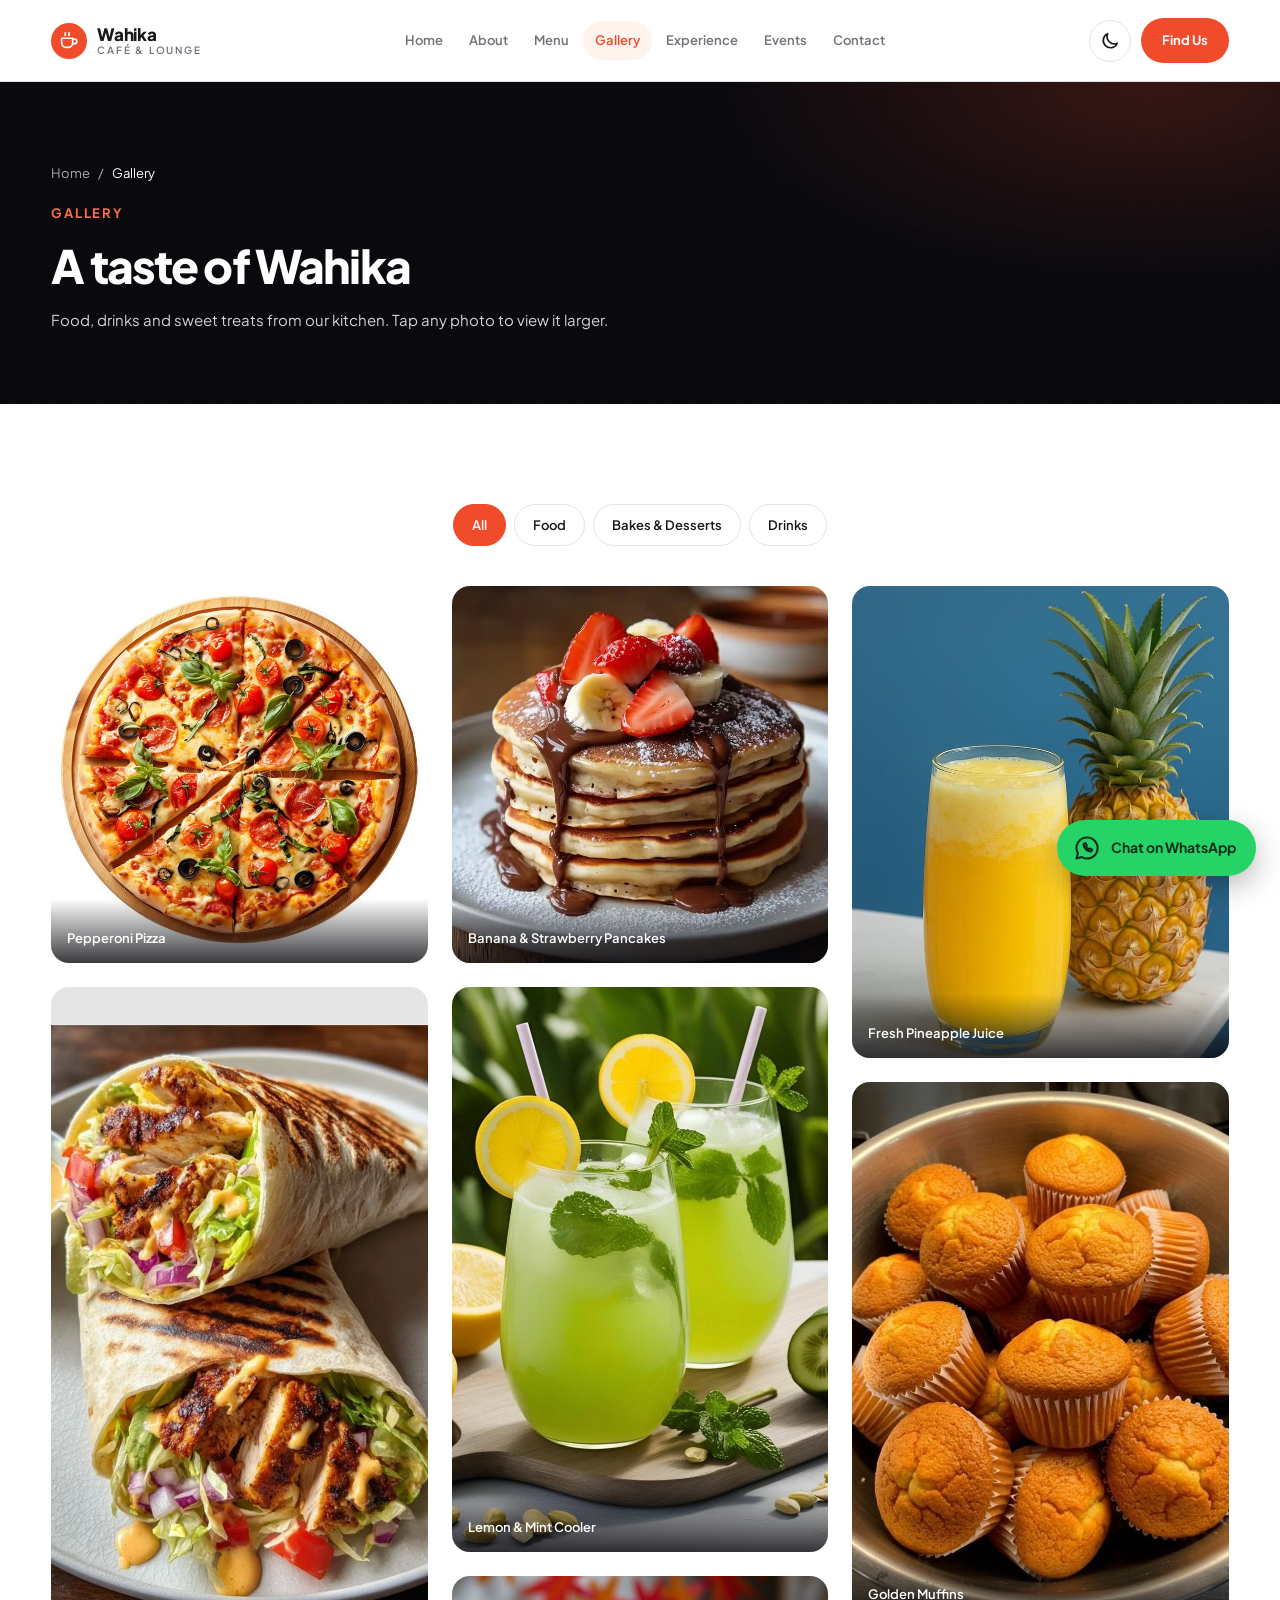
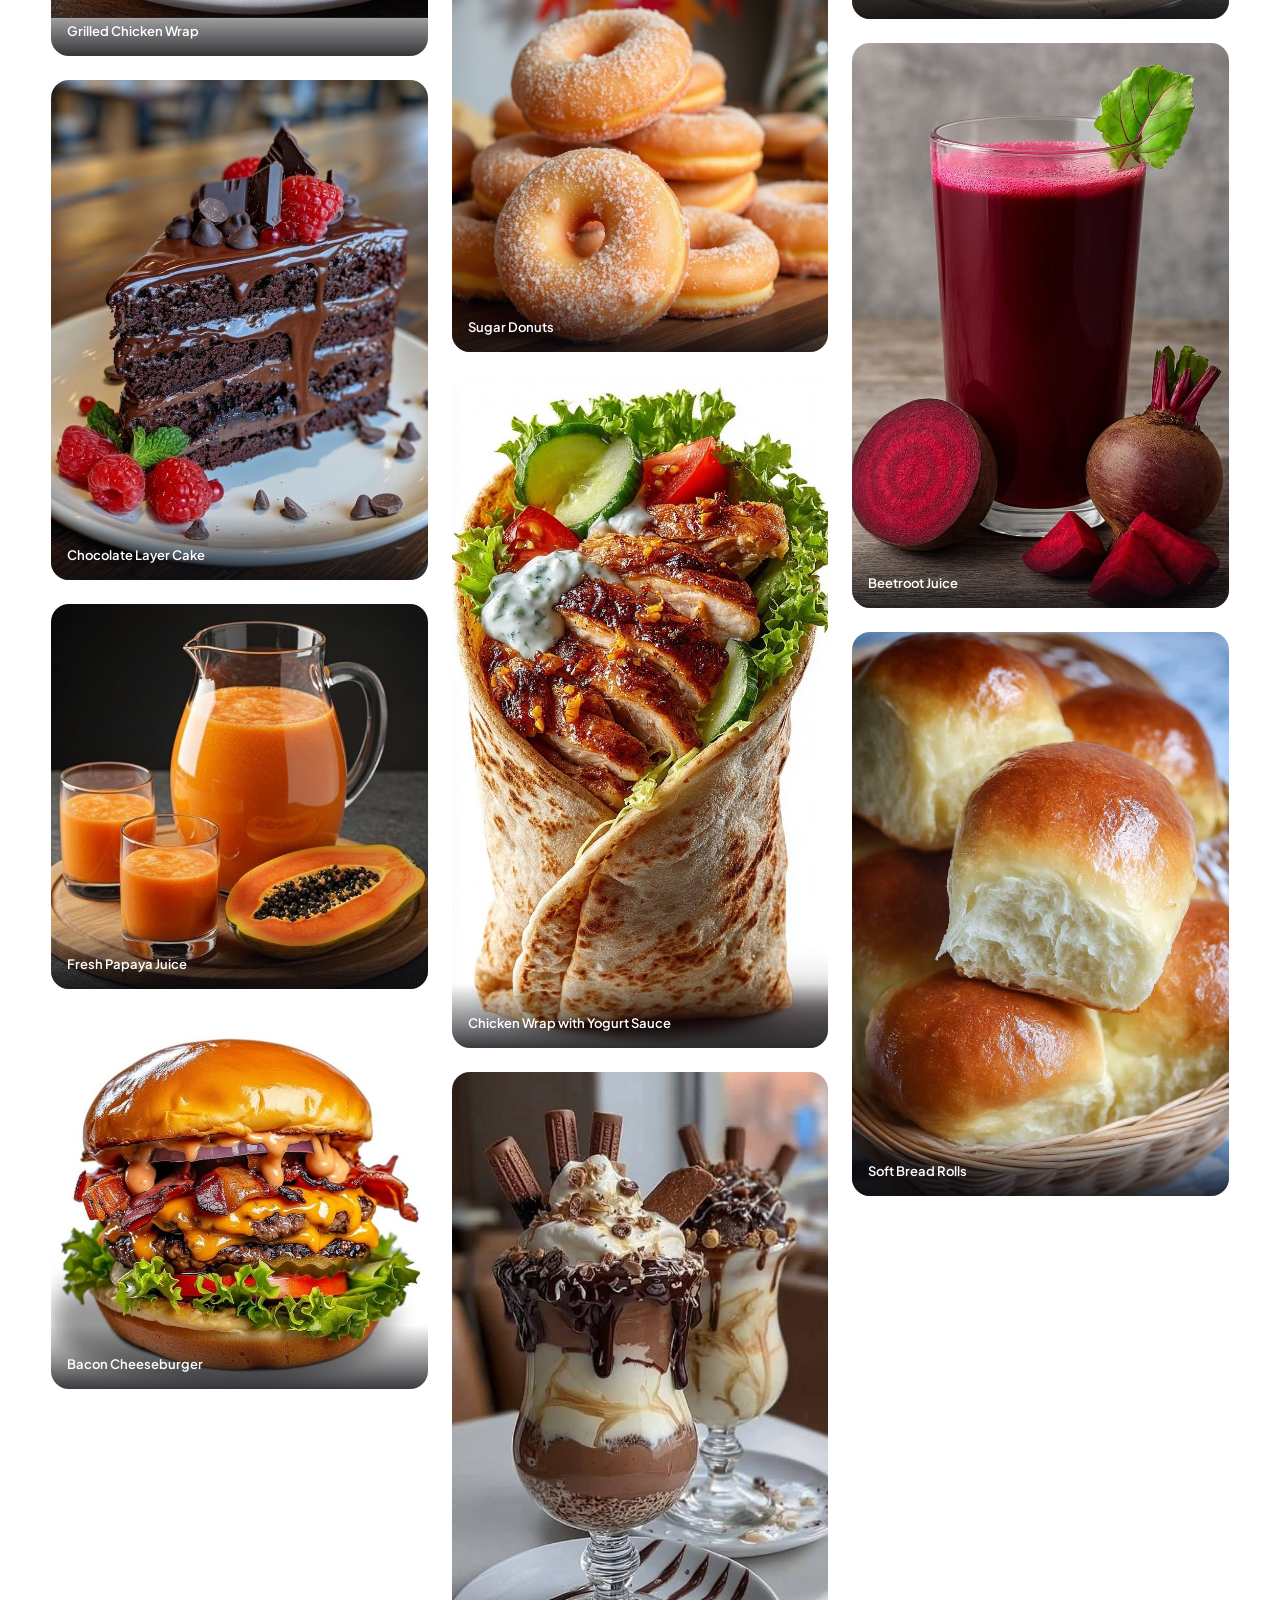
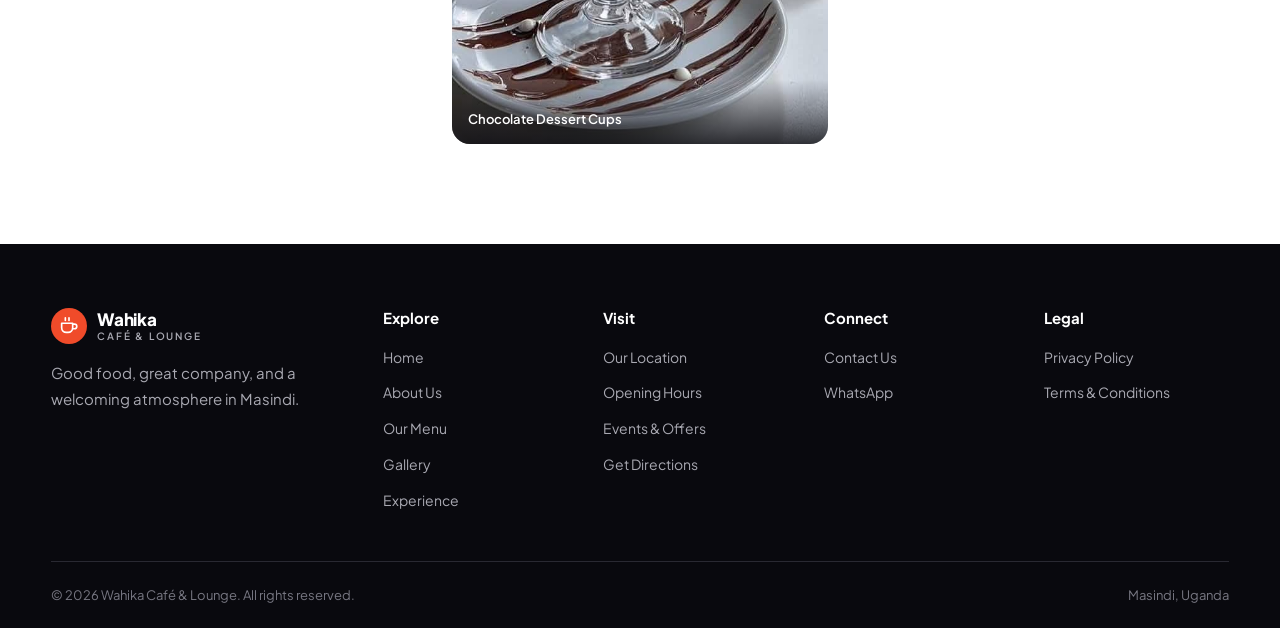
<file: wahika-website/wahika/gallery.html>
<!DOCTYPE html>
<html lang="en" data-theme="light">
<head>
<meta charset="utf-8">
<meta name="viewport" content="width=device-width, initial-scale=1">
<title>Gallery | Wahika Café &amp; Lounge</title>
<meta name="description" content="Photos of food, drinks and sweet treats from Wahika Café &amp; Lounge in Masindi.">
<meta name="theme-color" content="#09090E">
<script>try{var t=localStorage.getItem('wahika-theme');if(t)document.documentElement.setAttribute('data-theme',t)}catch(e){}</script>
<link rel="preconnect" href="https://fonts.googleapis.com"><link rel="preconnect" href="https://fonts.gstatic.com" crossorigin>
<link href="https://fonts.googleapis.com/css2?family=Plus+Jakarta+Sans:wght@400;500;600;700;800&display=swap" rel="stylesheet">
<link rel="stylesheet" href="assets/css/style.css">
</head>
<body data-page="gallery">
<svg width="0" height="0" style="position:absolute" aria-hidden="true">
<symbol id="i-pin" viewBox="0 0 24 24"><path d="M12 21s7-6.2 7-11.5A7 7 0 0 0 5 9.5C5 14.8 12 21 12 21z"/><circle cx="12" cy="9.5" r="2.5"/></symbol>
<symbol id="i-clock" viewBox="0 0 24 24"><circle cx="12" cy="12" r="9"/><path d="M12 7v5l3 2"/></symbol>
<symbol id="i-coffee" viewBox="0 0 24 24"><path d="M4 9h12v5a5 5 0 0 1-5 5H9a5 5 0 0 1-5-5V9z"/><path d="M16 10h2a2.5 2.5 0 0 1 0 5h-2"/><path d="M8 3v3M12 3v3"/></symbol>
<symbol id="i-fork" viewBox="0 0 24 24"><path d="M7 3v8M4 3v5a3 3 0 0 0 6 0V3M7 11v10"/><path d="M17 21V3c-2.5 1.5-3.5 4.5-3.5 8H17"/></symbol>
<symbol id="i-users" viewBox="0 0 24 24"><circle cx="9" cy="8" r="3.5"/><path d="M2.5 20a6.5 6.5 0 0 1 13 0"/><path d="M16 4.6a3.5 3.5 0 0 1 0 6.8M18 14.2a6.5 6.5 0 0 1 3.5 5.8"/></symbol>
<symbol id="i-calendar" viewBox="0 0 24 24"><rect x="3.5" y="5" width="17" height="15" rx="2.5"/><path d="M3.5 10h17M8 3v4M16 3v4"/></symbol>
<symbol id="i-heart" viewBox="0 0 24 24"><path d="M12 20s-7.5-4.6-7.5-10A4.4 4.4 0 0 1 12 7.2 4.4 4.4 0 0 1 19.5 10c0 5.4-7.5 10-7.5 10z"/></symbol>
<symbol id="i-sofa" viewBox="0 0 24 24"><path d="M5 11V8a3 3 0 0 1 3-3h8a3 3 0 0 1 3 3v3"/><path d="M3 13a2 2 0 0 1 4 0v2h10v-2a2 2 0 0 1 4 0v5H3v-5z"/><path d="M6 18v2M18 18v2"/></symbol>
<symbol id="i-image" viewBox="0 0 24 24"><rect x="3" y="4" width="18" height="16" rx="3"/><circle cx="9" cy="10" r="1.8"/><path d="M21 16l-5-5-8 8"/></symbol>
<symbol id="i-moon" viewBox="0 0 24 24"><path d="M20 14.5A8 8 0 0 1 9.5 4 8 8 0 1 0 20 14.5z"/></symbol>
<symbol id="i-sun" viewBox="0 0 24 24"><circle cx="12" cy="12" r="4"/><path d="M12 2v2M12 20v2M4.9 4.9l1.4 1.4M17.7 17.7l1.4 1.4M2 12h2M20 12h2M4.9 19.1l1.4-1.4M17.7 6.3l1.4-1.4"/></symbol>
<symbol id="i-menu" viewBox="0 0 24 24"><path d="M4 7h16M4 12h16M4 17h16"/></symbol>
<symbol id="i-close" viewBox="0 0 24 24"><path d="M6 6l12 12M18 6L6 18"/></symbol>
<symbol id="i-arrow" viewBox="0 0 24 24"><path d="M5 12h14M13 6l6 6-6 6"/></symbol>
<symbol id="i-phone" viewBox="0 0 24 24"><path d="M22 16.9v3a2 2 0 0 1-2.2 2 19.8 19.8 0 0 1-8.6-3.1 19.5 19.5 0 0 1-6-6A19.8 19.8 0 0 1 2.1 4.2 2 2 0 0 1 4.1 2h3a2 2 0 0 1 2 1.7c.1 1 .4 1.9.7 2.8a2 2 0 0 1-.5 2.1L8.1 9.9a16 16 0 0 0 6 6l1.3-1.3a2 2 0 0 1 2.1-.4c.9.3 1.8.6 2.8.7a2 2 0 0 1 1.7 2z"/></symbol>
<symbol id="i-chat" viewBox="0 0 24 24"><path d="M12 3a9 9 0 0 0-7.8 13.5L3 21l4.6-1.2A9 9 0 1 0 12 3z"/><path d="M9 8.5c0 3.5 3 6.5 6.5 6.5l1-1.6-2-1-1 .7c-1-.4-2-1.4-2.4-2.4l.7-1-1-2z"/></symbol>
<symbol id="i-mail" viewBox="0 0 24 24"><rect x="3" y="5" width="18" height="14" rx="3"/><path d="M3.5 7l8.5 6 8.5-6"/></symbol>
<symbol id="i-link" viewBox="0 0 24 24"><path d="M10 14a4 4 0 0 0 5.7 0l3-3a4 4 0 0 0-5.7-5.7l-1 1"/><path d="M14 10a4 4 0 0 0-5.7 0l-3 3A4 4 0 0 0 11 18.7l1-1"/></symbol>
</svg>
<a class="skip" href="#main">Skip to content</a>
<header class="header"><div class="container">
  <a class="brand" href="index.html" aria-label="Wahika Café &amp; Lounge, home"><span class="brand-mark"><svg class="icon" aria-hidden="true"><use href="#i-coffee"/></svg></span><span>Wahika<small>Café &amp; Lounge</small></span></a>
  <nav class="nav" aria-label="Main"><a href="index.html">Home</a><a href="about.html">About</a><a href="menu.html">Menu</a><a href="gallery.html" aria-current="page">Gallery</a><a href="experience.html">Experience</a><a href="events.html">Events</a><a href="contact.html">Contact</a></nav>
  <div class="header-actions">
    <button class="icon-btn theme-toggle" type="button" aria-label="Switch colour theme"><svg class="icon moon" aria-hidden="true"><use href="#i-moon"/></svg><svg class="icon sun" aria-hidden="true"><use href="#i-sun"/></svg></button>
    <a class="btn btn-primary btn-sm" href="contact.html">Find Us</a>
    <button class="icon-btn menu-btn" type="button" aria-label="Open menu" aria-expanded="false" aria-controls="drawer"><svg class="icon" aria-hidden="true"><use href="#i-menu"/></svg></button>
  </div></div></header>
<div class="drawer-scrim" id="scrim"></div>
<aside class="drawer" id="drawer" aria-label="Menu" aria-hidden="true">
  <div class="drawer-top"><span class="brand"><span class="brand-mark"><svg class="icon" aria-hidden="true"><use href="#i-coffee"/></svg></span><span>Wahika<small>Café &amp; Lounge</small></span></span><button class="icon-btn drawer-close" type="button" aria-label="Close menu"><svg class="icon" aria-hidden="true"><use href="#i-close"/></svg></button></div>
  <nav aria-label="Mobile"><a href="index.html">Home</a><a href="about.html">About</a><a href="menu.html">Menu</a><a href="gallery.html" aria-current="page">Gallery</a><a href="experience.html">Experience</a><a href="events.html">Events</a><a href="contact.html">Contact</a></nav>
  <a class="btn btn-primary" href="contact.html">Find Us</a>
</aside>
<main id="main">
<section class="page-hero"><div class="container">
  <nav class="crumbs" aria-label="Breadcrumb"><a href="index.html">Home</a><span aria-hidden="true">/</span><span aria-current="page">Gallery</span></nav>
  <p class="eyebrow"><span data-cms="gallery.hero.eyebrow">Gallery</span></p>
  <h1><span data-cms="gallery.hero.title">A taste of Wahika</span></h1>
  <p class="lead"><span data-cms="gallery.hero.lead">Food, drinks and sweet treats from our kitchen. Tap any photo to view it larger.</span></p>
</div></section><section data-section="gallery.grid" class="section on-page"><div class="container"><div data-render="gallery"><noscript>Please enable JavaScript to view the gallery.</noscript></div></div></section>
</main>
<footer class="footer"><div class="container">
  <div class="footer-grid">
    <div><a class="brand" href="index.html"><span class="brand-mark"><svg class="icon" aria-hidden="true"><use href="#i-coffee"/></svg></span><span>Wahika<small>Café &amp; Lounge</small></span></a><p data-bind="tagline">Good food, great company, and a welcoming atmosphere in Masindi.</p></div>
    <div><h3>Explore</h3><ul><li><a href="index.html">Home</a></li><li><a href="about.html">About Us</a></li><li><a href="menu.html">Our Menu</a></li><li><a href="gallery.html">Gallery</a></li><li><a href="experience.html">Experience</a></li></ul></div>
    <div><h3>Visit</h3><ul><li><a href="contact.html">Our Location</a></li><li><a href="contact.html#hours">Opening Hours</a></li><li><a href="events.html">Events &amp; Offers</a></li><li><a data-bind-href="maps" target="_blank" rel="noopener" href="https://www.google.com/maps/search/?api=1&amp;query=Wahika+Caf%C3%A9+%26+Lounge+Baitwa+Road+Masindi+Uganda">Get Directions</a></li></ul></div>
    <div><h3>Connect</h3><ul data-render="social-links"><li><a href="contact.html">Contact Us</a></li></ul></div>
    <div><h3>Legal</h3><ul><li><a href="privacy.html">Privacy Policy</a></li><li><a href="terms.html">Terms &amp; Conditions</a></li></ul></div>
  </div>
  <div class="bottom-bar"><span data-cms="global.copyright">© 2026 Wahika Café &amp; Lounge. All rights reserved.</span><span>Masindi, Uganda</span></div>
</div></footer>
<a class="wa-float" href="https://wa.me/256774646178" target="_blank" rel="noopener" aria-label="Chat with Wahika on WhatsApp"><svg class="icon" aria-hidden="true"><use href="#i-chat"/></svg><span>Chat on WhatsApp</span></a>
<script src="assets/js/content.js"></script>
<script src="assets/js/site.js"></script>
</body>
</html>
</file>
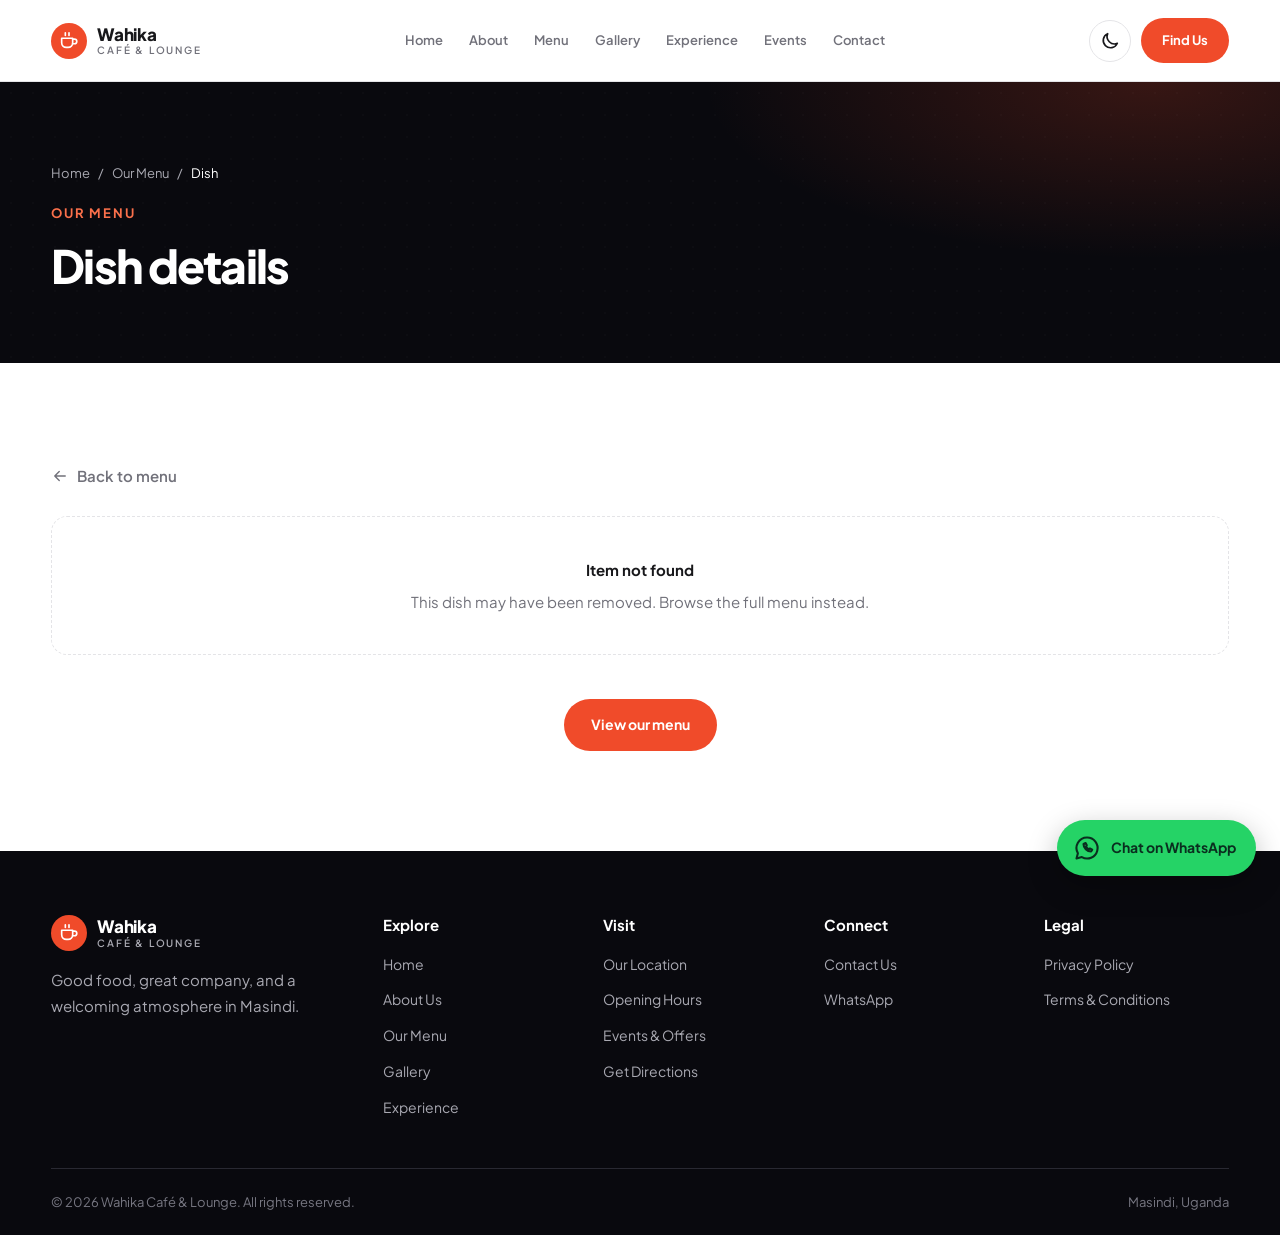
<file: wahika-website/wahika/menu-item.html>
<!DOCTYPE html>
<html lang="en" data-theme="light">
<head>
<meta charset="utf-8">
<meta name="viewport" content="width=device-width, initial-scale=1">
<title>Menu item | Wahika Café &amp; Lounge</title>
<meta name="description" content="Dish details from the Wahika Café &amp; Lounge menu.">
<meta name="theme-color" content="#09090E">
<script>try{var t=localStorage.getItem('wahika-theme');if(t)document.documentElement.setAttribute('data-theme',t)}catch(e){}</script>
<link rel="preconnect" href="https://fonts.googleapis.com"><link rel="preconnect" href="https://fonts.gstatic.com" crossorigin>
<link href="https://fonts.googleapis.com/css2?family=Plus+Jakarta+Sans:wght@400;500;600;700;800&display=swap" rel="stylesheet">
<link rel="stylesheet" href="assets/css/style.css">
</head>
<body data-page="menu-item">
<svg width="0" height="0" style="position:absolute" aria-hidden="true">
<symbol id="i-pin" viewBox="0 0 24 24"><path d="M12 21s7-6.2 7-11.5A7 7 0 0 0 5 9.5C5 14.8 12 21 12 21z"/><circle cx="12" cy="9.5" r="2.5"/></symbol>
<symbol id="i-clock" viewBox="0 0 24 24"><circle cx="12" cy="12" r="9"/><path d="M12 7v5l3 2"/></symbol>
<symbol id="i-coffee" viewBox="0 0 24 24"><path d="M4 9h12v5a5 5 0 0 1-5 5H9a5 5 0 0 1-5-5V9z"/><path d="M16 10h2a2.5 2.5 0 0 1 0 5h-2"/><path d="M8 3v3M12 3v3"/></symbol>
<symbol id="i-fork" viewBox="0 0 24 24"><path d="M7 3v8M4 3v5a3 3 0 0 0 6 0V3M7 11v10"/><path d="M17 21V3c-2.5 1.5-3.5 4.5-3.5 8H17"/></symbol>
<symbol id="i-users" viewBox="0 0 24 24"><circle cx="9" cy="8" r="3.5"/><path d="M2.5 20a6.5 6.5 0 0 1 13 0"/><path d="M16 4.6a3.5 3.5 0 0 1 0 6.8M18 14.2a6.5 6.5 0 0 1 3.5 5.8"/></symbol>
<symbol id="i-calendar" viewBox="0 0 24 24"><rect x="3.5" y="5" width="17" height="15" rx="2.5"/><path d="M3.5 10h17M8 3v4M16 3v4"/></symbol>
<symbol id="i-heart" viewBox="0 0 24 24"><path d="M12 20s-7.5-4.6-7.5-10A4.4 4.4 0 0 1 12 7.2 4.4 4.4 0 0 1 19.5 10c0 5.4-7.5 10-7.5 10z"/></symbol>
<symbol id="i-sofa" viewBox="0 0 24 24"><path d="M5 11V8a3 3 0 0 1 3-3h8a3 3 0 0 1 3 3v3"/><path d="M3 13a2 2 0 0 1 4 0v2h10v-2a2 2 0 0 1 4 0v5H3v-5z"/><path d="M6 18v2M18 18v2"/></symbol>
<symbol id="i-image" viewBox="0 0 24 24"><rect x="3" y="4" width="18" height="16" rx="3"/><circle cx="9" cy="10" r="1.8"/><path d="M21 16l-5-5-8 8"/></symbol>
<symbol id="i-moon" viewBox="0 0 24 24"><path d="M20 14.5A8 8 0 0 1 9.5 4 8 8 0 1 0 20 14.5z"/></symbol>
<symbol id="i-sun" viewBox="0 0 24 24"><circle cx="12" cy="12" r="4"/><path d="M12 2v2M12 20v2M4.9 4.9l1.4 1.4M17.7 17.7l1.4 1.4M2 12h2M20 12h2M4.9 19.1l1.4-1.4M17.7 6.3l1.4-1.4"/></symbol>
<symbol id="i-menu" viewBox="0 0 24 24"><path d="M4 7h16M4 12h16M4 17h16"/></symbol>
<symbol id="i-close" viewBox="0 0 24 24"><path d="M6 6l12 12M18 6L6 18"/></symbol>
<symbol id="i-arrow" viewBox="0 0 24 24"><path d="M5 12h14M13 6l6 6-6 6"/></symbol>
<symbol id="i-phone" viewBox="0 0 24 24"><path d="M22 16.9v3a2 2 0 0 1-2.2 2 19.8 19.8 0 0 1-8.6-3.1 19.5 19.5 0 0 1-6-6A19.8 19.8 0 0 1 2.1 4.2 2 2 0 0 1 4.1 2h3a2 2 0 0 1 2 1.7c.1 1 .4 1.9.7 2.8a2 2 0 0 1-.5 2.1L8.1 9.9a16 16 0 0 0 6 6l1.3-1.3a2 2 0 0 1 2.1-.4c.9.3 1.8.6 2.8.7a2 2 0 0 1 1.7 2z"/></symbol>
<symbol id="i-chat" viewBox="0 0 24 24"><path d="M12 3a9 9 0 0 0-7.8 13.5L3 21l4.6-1.2A9 9 0 1 0 12 3z"/><path d="M9 8.5c0 3.5 3 6.5 6.5 6.5l1-1.6-2-1-1 .7c-1-.4-2-1.4-2.4-2.4l.7-1-1-2z"/></symbol>
<symbol id="i-mail" viewBox="0 0 24 24"><rect x="3" y="5" width="18" height="14" rx="3"/><path d="M3.5 7l8.5 6 8.5-6"/></symbol>
<symbol id="i-link" viewBox="0 0 24 24"><path d="M10 14a4 4 0 0 0 5.7 0l3-3a4 4 0 0 0-5.7-5.7l-1 1"/><path d="M14 10a4 4 0 0 0-5.7 0l-3 3A4 4 0 0 0 11 18.7l1-1"/></symbol>
</svg>
<a class="skip" href="#main">Skip to content</a>
<header class="header"><div class="container">
  <a class="brand" href="index.html" aria-label="Wahika Café &amp; Lounge, home"><span class="brand-mark"><svg class="icon" aria-hidden="true"><use href="#i-coffee"/></svg></span><span>Wahika<small>Café &amp; Lounge</small></span></a>
  <nav class="nav" aria-label="Main"><a href="index.html">Home</a><a href="about.html">About</a><a href="menu.html">Menu</a><a href="gallery.html">Gallery</a><a href="experience.html">Experience</a><a href="events.html">Events</a><a href="contact.html">Contact</a></nav>
  <div class="header-actions">
    <button class="icon-btn theme-toggle" type="button" aria-label="Switch colour theme"><svg class="icon moon" aria-hidden="true"><use href="#i-moon"/></svg><svg class="icon sun" aria-hidden="true"><use href="#i-sun"/></svg></button>
    <a class="btn btn-primary btn-sm" href="contact.html">Find Us</a>
    <button class="icon-btn menu-btn" type="button" aria-label="Open menu" aria-expanded="false" aria-controls="drawer"><svg class="icon" aria-hidden="true"><use href="#i-menu"/></svg></button>
  </div></div></header>
<div class="drawer-scrim" id="scrim"></div>
<aside class="drawer" id="drawer" aria-label="Menu" aria-hidden="true">
  <div class="drawer-top"><span class="brand"><span class="brand-mark"><svg class="icon" aria-hidden="true"><use href="#i-coffee"/></svg></span><span>Wahika<small>Café &amp; Lounge</small></span></span><button class="icon-btn drawer-close" type="button" aria-label="Close menu"><svg class="icon" aria-hidden="true"><use href="#i-close"/></svg></button></div>
  <nav aria-label="Mobile"><a href="index.html">Home</a><a href="about.html">About</a><a href="menu.html">Menu</a><a href="gallery.html">Gallery</a><a href="experience.html">Experience</a><a href="events.html">Events</a><a href="contact.html">Contact</a></nav>
  <a class="btn btn-primary" href="contact.html">Find Us</a>
</aside>
<main id="main">
<section class="page-hero"><div class="container"><nav class="crumbs" aria-label="Breadcrumb"><a href="index.html">Home</a><span aria-hidden="true">/</span><a href="menu.html">Our Menu</a><span aria-hidden="true">/</span><span aria-current="page">Dish</span></nav>
<p class="eyebrow">Our Menu</p><h1>Dish details</h1></div></section>
<section class="section on-page"><div class="container"><div data-render="menu-item"><noscript>Please enable JavaScript to view this dish.</noscript></div></div></section>
</main>
<footer class="footer"><div class="container">
  <div class="footer-grid">
    <div><a class="brand" href="index.html"><span class="brand-mark"><svg class="icon" aria-hidden="true"><use href="#i-coffee"/></svg></span><span>Wahika<small>Café &amp; Lounge</small></span></a><p data-bind="tagline">Good food, great company, and a welcoming atmosphere in Masindi.</p></div>
    <div><h3>Explore</h3><ul><li><a href="index.html">Home</a></li><li><a href="about.html">About Us</a></li><li><a href="menu.html">Our Menu</a></li><li><a href="gallery.html">Gallery</a></li><li><a href="experience.html">Experience</a></li></ul></div>
    <div><h3>Visit</h3><ul><li><a href="contact.html">Our Location</a></li><li><a href="contact.html#hours">Opening Hours</a></li><li><a href="events.html">Events &amp; Offers</a></li><li><a data-bind-href="maps" target="_blank" rel="noopener" href="https://www.google.com/maps/search/?api=1&amp;query=Wahika+Caf%C3%A9+%26+Lounge+Baitwa+Road+Masindi+Uganda">Get Directions</a></li></ul></div>
    <div><h3>Connect</h3><ul data-render="social-links"><li><a href="contact.html">Contact Us</a></li></ul></div>
    <div><h3>Legal</h3><ul><li><a href="privacy.html">Privacy Policy</a></li><li><a href="terms.html">Terms &amp; Conditions</a></li></ul></div>
  </div>
  <div class="bottom-bar"><span data-cms="global.copyright">© 2026 Wahika Café &amp; Lounge. All rights reserved.</span><span>Masindi, Uganda</span></div>
</div></footer>
<a class="wa-float" href="https://wa.me/256774646178" target="_blank" rel="noopener" aria-label="Chat with Wahika on WhatsApp"><svg class="icon" aria-hidden="true"><use href="#i-chat"/></svg><span>Chat on WhatsApp</span></a>
<script src="assets/js/content.js"></script>
<script src="assets/js/site.js"></script>
</body>
</html>
</file>
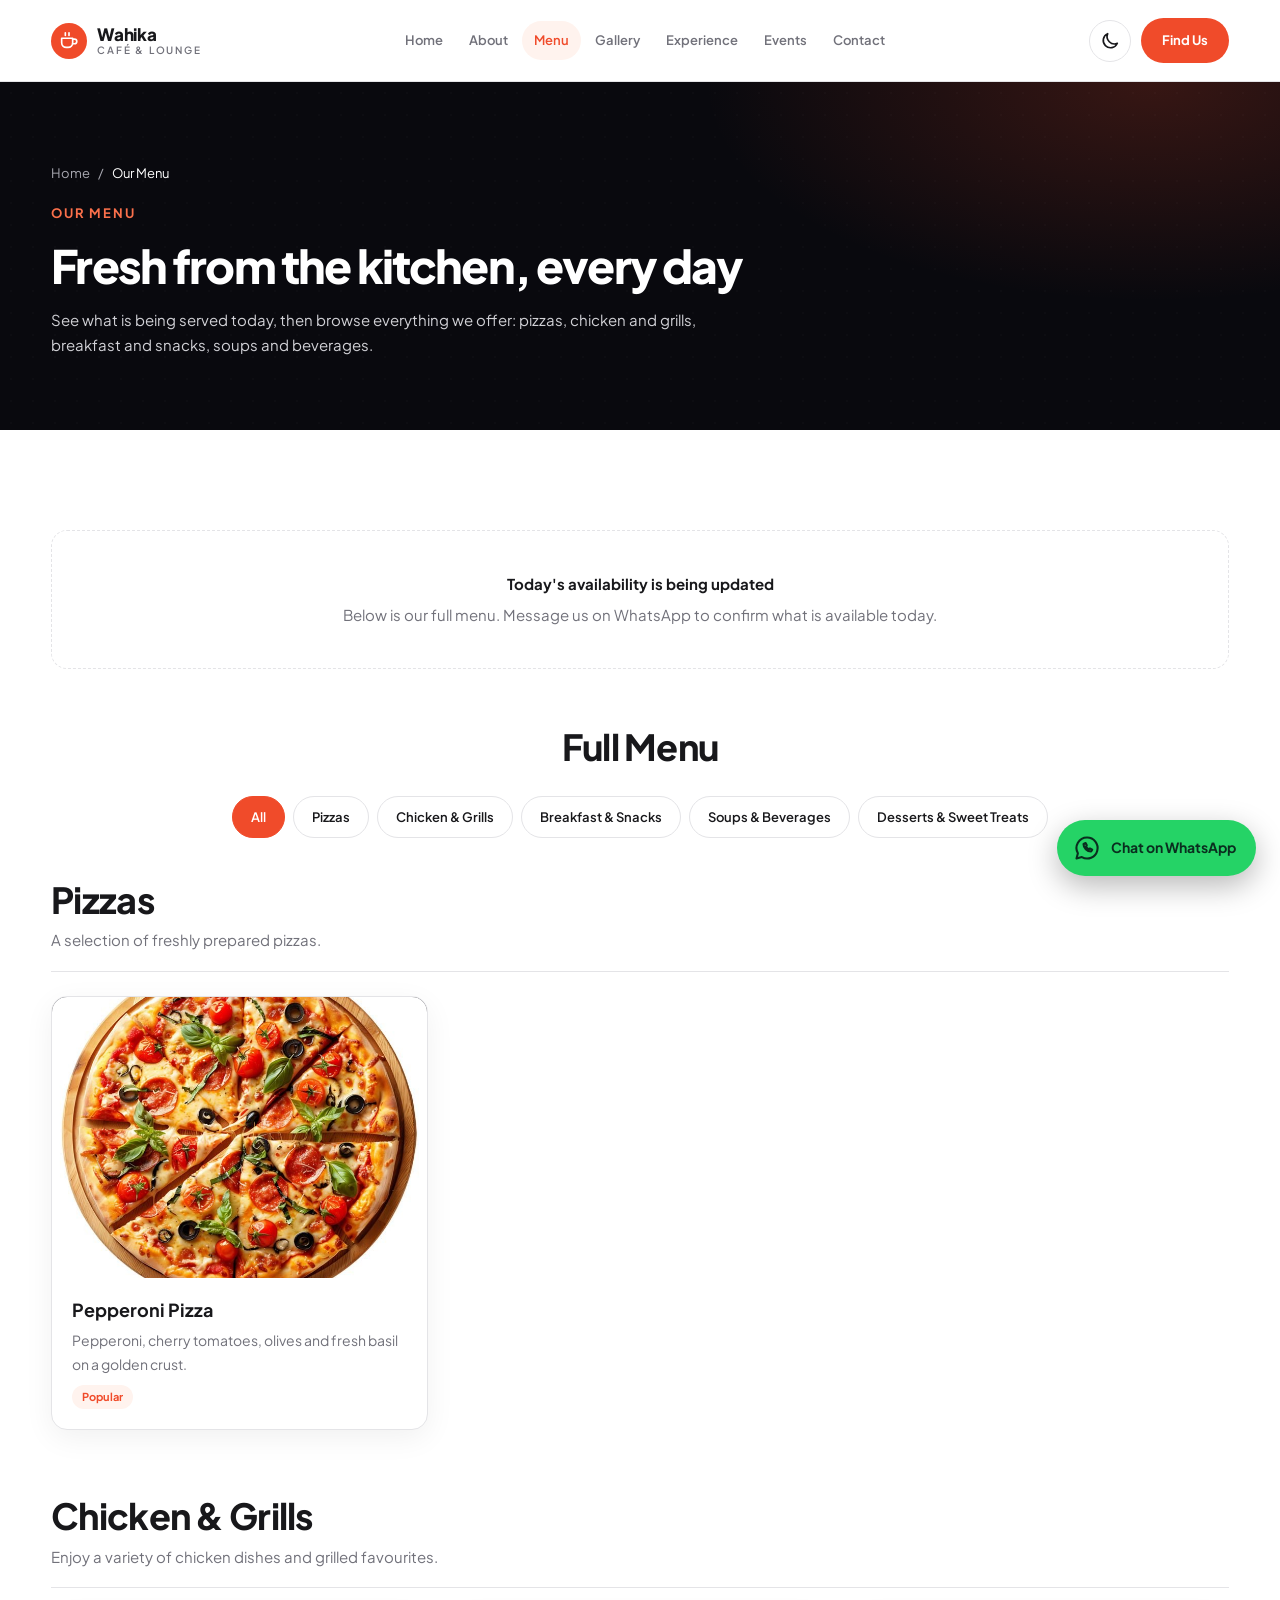
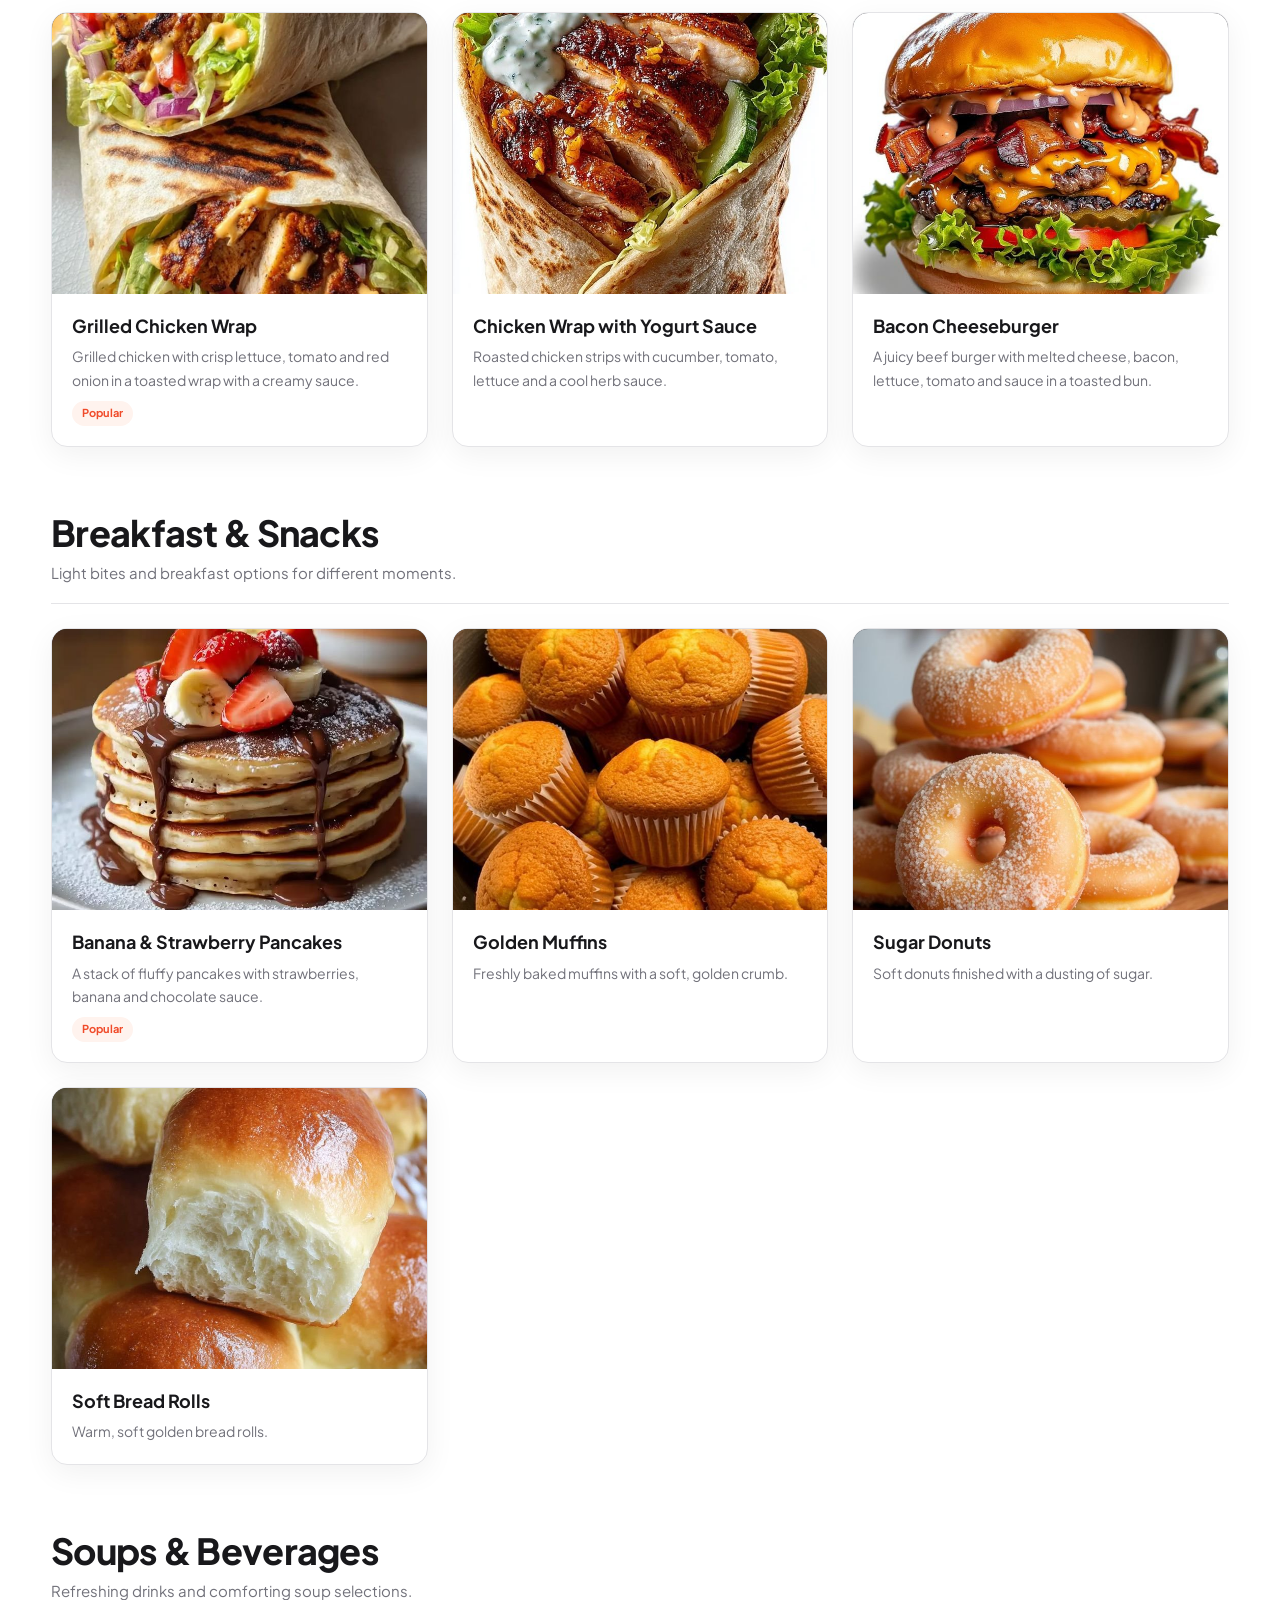
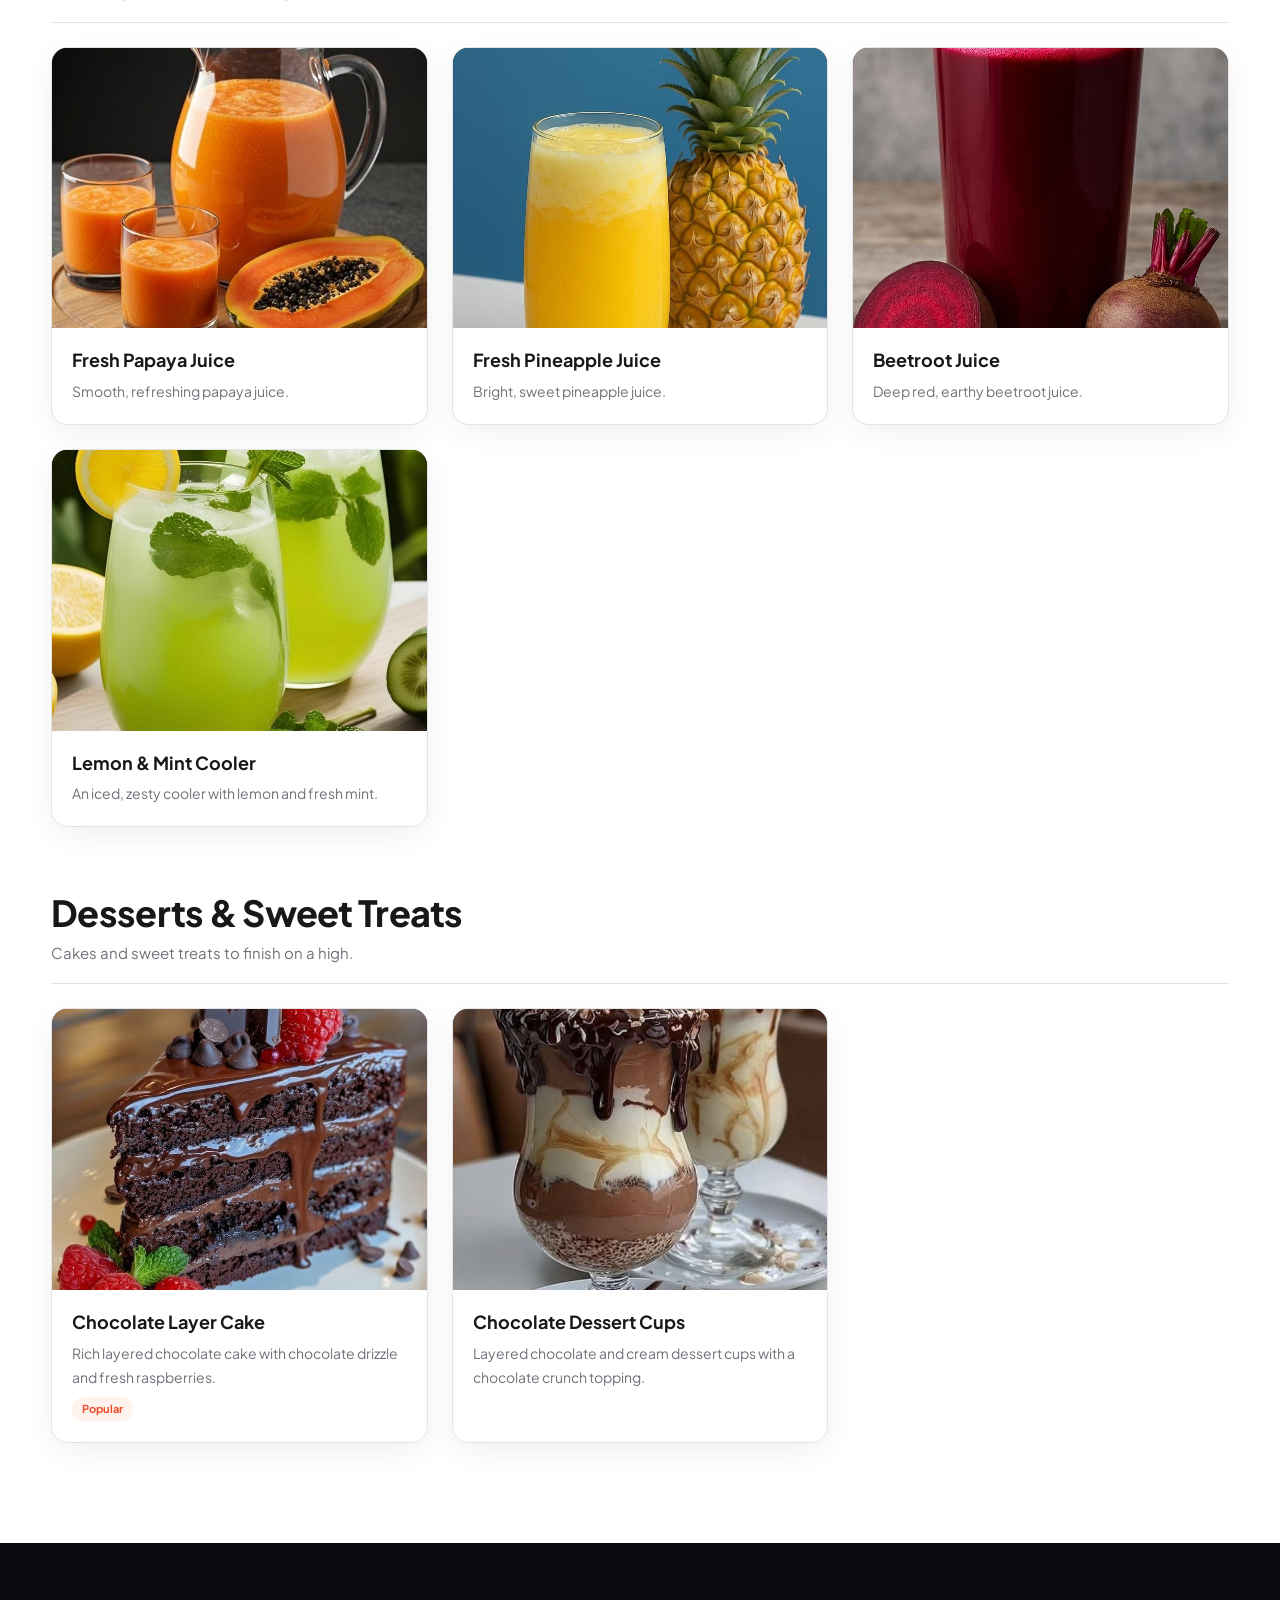
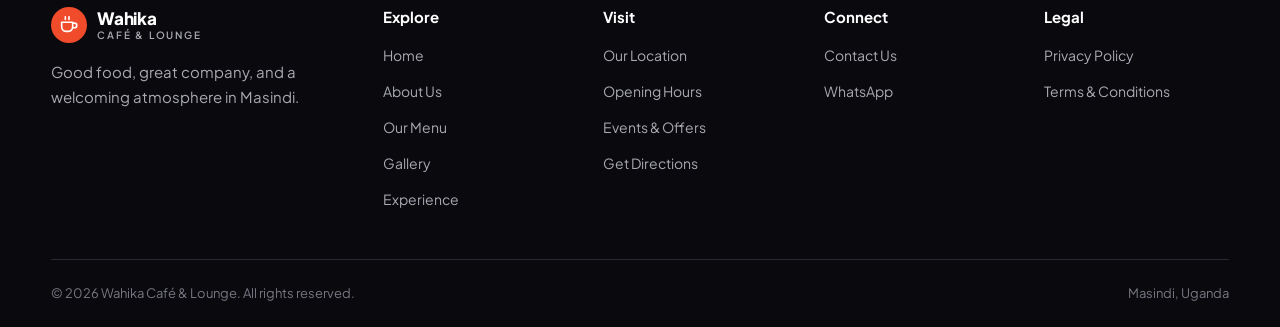
<file: wahika-website/wahika/menu.html>
<!DOCTYPE html>
<html lang="en" data-theme="light">
<head>
<meta charset="utf-8">
<meta name="viewport" content="width=device-width, initial-scale=1">
<title>Our Menu | Wahika Café &amp; Lounge</title>
<meta name="description" content="See today&#x27;s available dishes and the full Wahika Café &amp; Lounge menu: pizzas, chicken and grills, breakfast, snacks, beverages and desserts.">
<meta name="theme-color" content="#09090E">
<script>try{var t=localStorage.getItem('wahika-theme');if(t)document.documentElement.setAttribute('data-theme',t)}catch(e){}</script>
<link rel="preconnect" href="https://fonts.googleapis.com"><link rel="preconnect" href="https://fonts.gstatic.com" crossorigin>
<link href="https://fonts.googleapis.com/css2?family=Plus+Jakarta+Sans:wght@400;500;600;700;800&display=swap" rel="stylesheet">
<link rel="stylesheet" href="assets/css/style.css">
</head>
<body data-page="menu">
<svg width="0" height="0" style="position:absolute" aria-hidden="true">
<symbol id="i-pin" viewBox="0 0 24 24"><path d="M12 21s7-6.2 7-11.5A7 7 0 0 0 5 9.5C5 14.8 12 21 12 21z"/><circle cx="12" cy="9.5" r="2.5"/></symbol>
<symbol id="i-clock" viewBox="0 0 24 24"><circle cx="12" cy="12" r="9"/><path d="M12 7v5l3 2"/></symbol>
<symbol id="i-coffee" viewBox="0 0 24 24"><path d="M4 9h12v5a5 5 0 0 1-5 5H9a5 5 0 0 1-5-5V9z"/><path d="M16 10h2a2.5 2.5 0 0 1 0 5h-2"/><path d="M8 3v3M12 3v3"/></symbol>
<symbol id="i-fork" viewBox="0 0 24 24"><path d="M7 3v8M4 3v5a3 3 0 0 0 6 0V3M7 11v10"/><path d="M17 21V3c-2.5 1.5-3.5 4.5-3.5 8H17"/></symbol>
<symbol id="i-users" viewBox="0 0 24 24"><circle cx="9" cy="8" r="3.5"/><path d="M2.5 20a6.5 6.5 0 0 1 13 0"/><path d="M16 4.6a3.5 3.5 0 0 1 0 6.8M18 14.2a6.5 6.5 0 0 1 3.5 5.8"/></symbol>
<symbol id="i-calendar" viewBox="0 0 24 24"><rect x="3.5" y="5" width="17" height="15" rx="2.5"/><path d="M3.5 10h17M8 3v4M16 3v4"/></symbol>
<symbol id="i-heart" viewBox="0 0 24 24"><path d="M12 20s-7.5-4.6-7.5-10A4.4 4.4 0 0 1 12 7.2 4.4 4.4 0 0 1 19.5 10c0 5.4-7.5 10-7.5 10z"/></symbol>
<symbol id="i-sofa" viewBox="0 0 24 24"><path d="M5 11V8a3 3 0 0 1 3-3h8a3 3 0 0 1 3 3v3"/><path d="M3 13a2 2 0 0 1 4 0v2h10v-2a2 2 0 0 1 4 0v5H3v-5z"/><path d="M6 18v2M18 18v2"/></symbol>
<symbol id="i-image" viewBox="0 0 24 24"><rect x="3" y="4" width="18" height="16" rx="3"/><circle cx="9" cy="10" r="1.8"/><path d="M21 16l-5-5-8 8"/></symbol>
<symbol id="i-moon" viewBox="0 0 24 24"><path d="M20 14.5A8 8 0 0 1 9.5 4 8 8 0 1 0 20 14.5z"/></symbol>
<symbol id="i-sun" viewBox="0 0 24 24"><circle cx="12" cy="12" r="4"/><path d="M12 2v2M12 20v2M4.9 4.9l1.4 1.4M17.7 17.7l1.4 1.4M2 12h2M20 12h2M4.9 19.1l1.4-1.4M17.7 6.3l1.4-1.4"/></symbol>
<symbol id="i-menu" viewBox="0 0 24 24"><path d="M4 7h16M4 12h16M4 17h16"/></symbol>
<symbol id="i-close" viewBox="0 0 24 24"><path d="M6 6l12 12M18 6L6 18"/></symbol>
<symbol id="i-arrow" viewBox="0 0 24 24"><path d="M5 12h14M13 6l6 6-6 6"/></symbol>
<symbol id="i-phone" viewBox="0 0 24 24"><path d="M22 16.9v3a2 2 0 0 1-2.2 2 19.8 19.8 0 0 1-8.6-3.1 19.5 19.5 0 0 1-6-6A19.8 19.8 0 0 1 2.1 4.2 2 2 0 0 1 4.1 2h3a2 2 0 0 1 2 1.7c.1 1 .4 1.9.7 2.8a2 2 0 0 1-.5 2.1L8.1 9.9a16 16 0 0 0 6 6l1.3-1.3a2 2 0 0 1 2.1-.4c.9.3 1.8.6 2.8.7a2 2 0 0 1 1.7 2z"/></symbol>
<symbol id="i-chat" viewBox="0 0 24 24"><path d="M12 3a9 9 0 0 0-7.8 13.5L3 21l4.6-1.2A9 9 0 1 0 12 3z"/><path d="M9 8.5c0 3.5 3 6.5 6.5 6.5l1-1.6-2-1-1 .7c-1-.4-2-1.4-2.4-2.4l.7-1-1-2z"/></symbol>
<symbol id="i-mail" viewBox="0 0 24 24"><rect x="3" y="5" width="18" height="14" rx="3"/><path d="M3.5 7l8.5 6 8.5-6"/></symbol>
<symbol id="i-link" viewBox="0 0 24 24"><path d="M10 14a4 4 0 0 0 5.7 0l3-3a4 4 0 0 0-5.7-5.7l-1 1"/><path d="M14 10a4 4 0 0 0-5.7 0l-3 3A4 4 0 0 0 11 18.7l1-1"/></symbol>
</svg>
<a class="skip" href="#main">Skip to content</a>
<header class="header"><div class="container">
  <a class="brand" href="index.html" aria-label="Wahika Café &amp; Lounge, home"><span class="brand-mark"><svg class="icon" aria-hidden="true"><use href="#i-coffee"/></svg></span><span>Wahika<small>Café &amp; Lounge</small></span></a>
  <nav class="nav" aria-label="Main"><a href="index.html">Home</a><a href="about.html">About</a><a href="menu.html" aria-current="page">Menu</a><a href="gallery.html">Gallery</a><a href="experience.html">Experience</a><a href="events.html">Events</a><a href="contact.html">Contact</a></nav>
  <div class="header-actions">
    <button class="icon-btn theme-toggle" type="button" aria-label="Switch colour theme"><svg class="icon moon" aria-hidden="true"><use href="#i-moon"/></svg><svg class="icon sun" aria-hidden="true"><use href="#i-sun"/></svg></button>
    <a class="btn btn-primary btn-sm" href="contact.html">Find Us</a>
    <button class="icon-btn menu-btn" type="button" aria-label="Open menu" aria-expanded="false" aria-controls="drawer"><svg class="icon" aria-hidden="true"><use href="#i-menu"/></svg></button>
  </div></div></header>
<div class="drawer-scrim" id="scrim"></div>
<aside class="drawer" id="drawer" aria-label="Menu" aria-hidden="true">
  <div class="drawer-top"><span class="brand"><span class="brand-mark"><svg class="icon" aria-hidden="true"><use href="#i-coffee"/></svg></span><span>Wahika<small>Café &amp; Lounge</small></span></span><button class="icon-btn drawer-close" type="button" aria-label="Close menu"><svg class="icon" aria-hidden="true"><use href="#i-close"/></svg></button></div>
  <nav aria-label="Mobile"><a href="index.html">Home</a><a href="about.html">About</a><a href="menu.html" aria-current="page">Menu</a><a href="gallery.html">Gallery</a><a href="experience.html">Experience</a><a href="events.html">Events</a><a href="contact.html">Contact</a></nav>
  <a class="btn btn-primary" href="contact.html">Find Us</a>
</aside>
<main id="main">
<section class="page-hero"><div class="container">
  <nav class="crumbs" aria-label="Breadcrumb"><a href="index.html">Home</a><span aria-hidden="true">/</span><span aria-current="page">Our Menu</span></nav>
  <p class="eyebrow"><span data-cms="menu.hero.eyebrow">Our Menu</span></p>
  <h1><span data-cms="menu.hero.title">Fresh from the kitchen, every day</span></h1>
  <p class="lead"><span data-cms="menu.hero.lead">See what is being served today, then browse everything we offer: pizzas, chicken and grills, breakfast and snacks, soups and beverages.</span></p>
</div></section><section data-section="menu.list" class="section on-page"><div class="container"><div data-render="menu"><noscript>Please enable JavaScript to view the menu.</noscript></div></div></section>
</main>
<footer class="footer"><div class="container">
  <div class="footer-grid">
    <div><a class="brand" href="index.html"><span class="brand-mark"><svg class="icon" aria-hidden="true"><use href="#i-coffee"/></svg></span><span>Wahika<small>Café &amp; Lounge</small></span></a><p data-bind="tagline">Good food, great company, and a welcoming atmosphere in Masindi.</p></div>
    <div><h3>Explore</h3><ul><li><a href="index.html">Home</a></li><li><a href="about.html">About Us</a></li><li><a href="menu.html">Our Menu</a></li><li><a href="gallery.html">Gallery</a></li><li><a href="experience.html">Experience</a></li></ul></div>
    <div><h3>Visit</h3><ul><li><a href="contact.html">Our Location</a></li><li><a href="contact.html#hours">Opening Hours</a></li><li><a href="events.html">Events &amp; Offers</a></li><li><a data-bind-href="maps" target="_blank" rel="noopener" href="https://www.google.com/maps/search/?api=1&amp;query=Wahika+Caf%C3%A9+%26+Lounge+Baitwa+Road+Masindi+Uganda">Get Directions</a></li></ul></div>
    <div><h3>Connect</h3><ul data-render="social-links"><li><a href="contact.html">Contact Us</a></li></ul></div>
    <div><h3>Legal</h3><ul><li><a href="privacy.html">Privacy Policy</a></li><li><a href="terms.html">Terms &amp; Conditions</a></li></ul></div>
  </div>
  <div class="bottom-bar"><span data-cms="global.copyright">© 2026 Wahika Café &amp; Lounge. All rights reserved.</span><span>Masindi, Uganda</span></div>
</div></footer>
<a class="wa-float" href="https://wa.me/256774646178" target="_blank" rel="noopener" aria-label="Chat with Wahika on WhatsApp"><svg class="icon" aria-hidden="true"><use href="#i-chat"/></svg><span>Chat on WhatsApp</span></a>
<script src="assets/js/content.js"></script>
<script src="assets/js/site.js"></script>
</body>
</html>
</file>
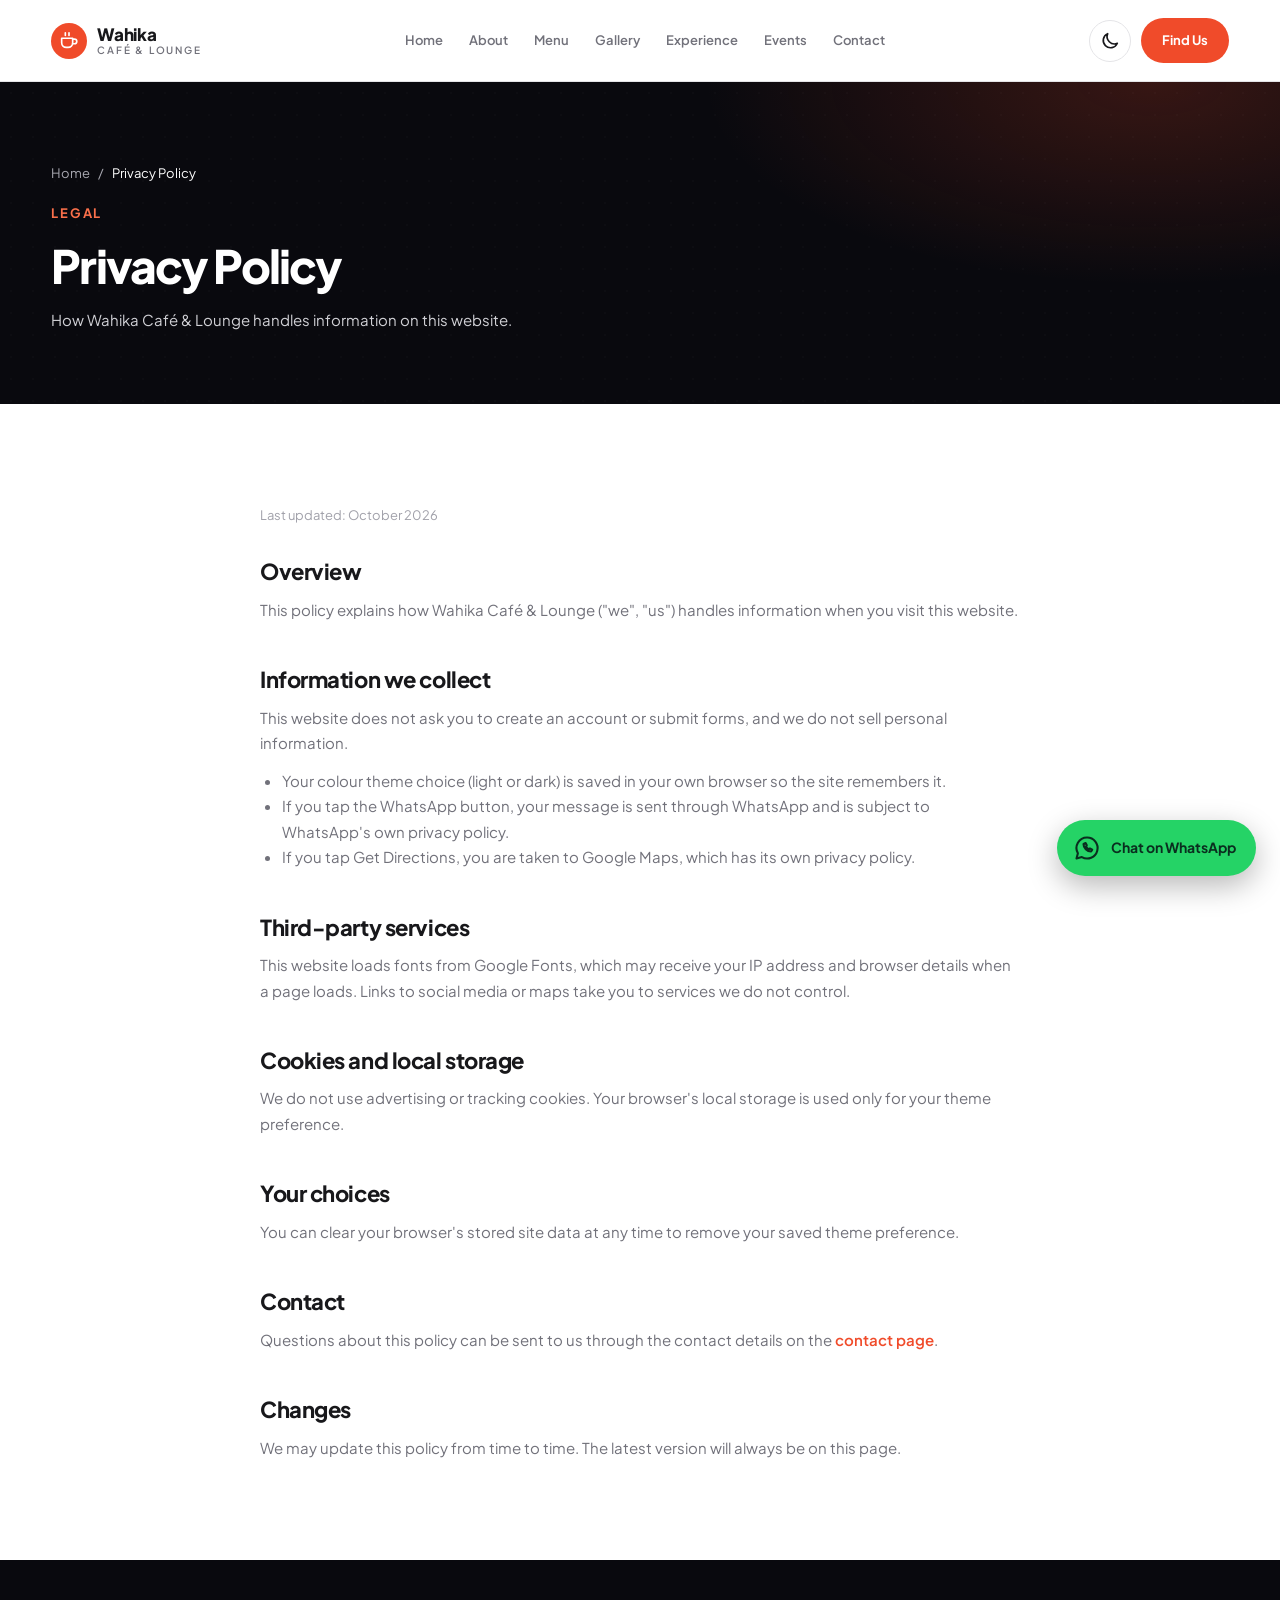
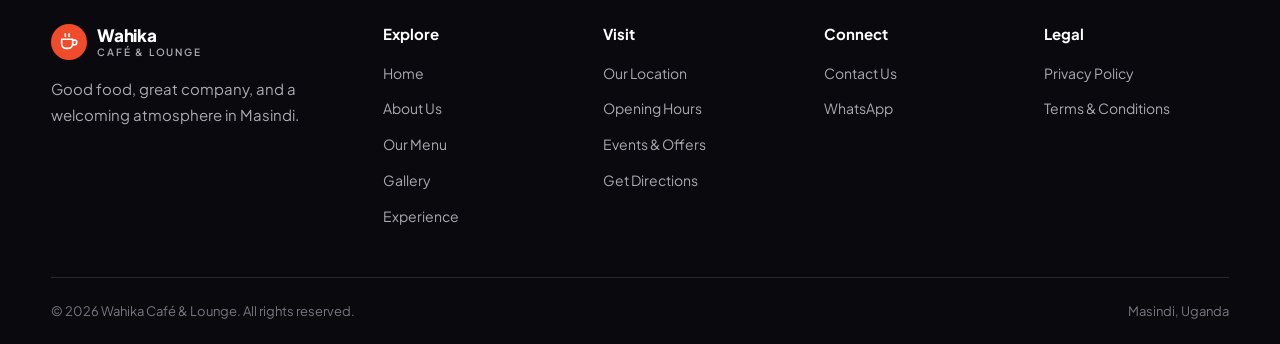
<file: wahika-website/wahika/privacy.html>
<!DOCTYPE html>
<html lang="en" data-theme="light">
<head>
<meta charset="utf-8">
<meta name="viewport" content="width=device-width, initial-scale=1">
<title>Privacy Policy | Wahika Café &amp; Lounge</title>
<meta name="description" content="How Wahika Café &amp; Lounge handles information on this website.">
<meta name="theme-color" content="#09090E">
<script>try{var t=localStorage.getItem('wahika-theme');if(t)document.documentElement.setAttribute('data-theme',t)}catch(e){}</script>
<link rel="preconnect" href="https://fonts.googleapis.com"><link rel="preconnect" href="https://fonts.gstatic.com" crossorigin>
<link href="https://fonts.googleapis.com/css2?family=Plus+Jakarta+Sans:wght@400;500;600;700;800&display=swap" rel="stylesheet">
<link rel="stylesheet" href="assets/css/style.css">
</head>
<body data-page="privacy">
<svg width="0" height="0" style="position:absolute" aria-hidden="true">
<symbol id="i-pin" viewBox="0 0 24 24"><path d="M12 21s7-6.2 7-11.5A7 7 0 0 0 5 9.5C5 14.8 12 21 12 21z"/><circle cx="12" cy="9.5" r="2.5"/></symbol>
<symbol id="i-clock" viewBox="0 0 24 24"><circle cx="12" cy="12" r="9"/><path d="M12 7v5l3 2"/></symbol>
<symbol id="i-coffee" viewBox="0 0 24 24"><path d="M4 9h12v5a5 5 0 0 1-5 5H9a5 5 0 0 1-5-5V9z"/><path d="M16 10h2a2.5 2.5 0 0 1 0 5h-2"/><path d="M8 3v3M12 3v3"/></symbol>
<symbol id="i-fork" viewBox="0 0 24 24"><path d="M7 3v8M4 3v5a3 3 0 0 0 6 0V3M7 11v10"/><path d="M17 21V3c-2.5 1.5-3.5 4.5-3.5 8H17"/></symbol>
<symbol id="i-users" viewBox="0 0 24 24"><circle cx="9" cy="8" r="3.5"/><path d="M2.5 20a6.5 6.5 0 0 1 13 0"/><path d="M16 4.6a3.5 3.5 0 0 1 0 6.8M18 14.2a6.5 6.5 0 0 1 3.5 5.8"/></symbol>
<symbol id="i-calendar" viewBox="0 0 24 24"><rect x="3.5" y="5" width="17" height="15" rx="2.5"/><path d="M3.5 10h17M8 3v4M16 3v4"/></symbol>
<symbol id="i-heart" viewBox="0 0 24 24"><path d="M12 20s-7.5-4.6-7.5-10A4.4 4.4 0 0 1 12 7.2 4.4 4.4 0 0 1 19.5 10c0 5.4-7.5 10-7.5 10z"/></symbol>
<symbol id="i-sofa" viewBox="0 0 24 24"><path d="M5 11V8a3 3 0 0 1 3-3h8a3 3 0 0 1 3 3v3"/><path d="M3 13a2 2 0 0 1 4 0v2h10v-2a2 2 0 0 1 4 0v5H3v-5z"/><path d="M6 18v2M18 18v2"/></symbol>
<symbol id="i-image" viewBox="0 0 24 24"><rect x="3" y="4" width="18" height="16" rx="3"/><circle cx="9" cy="10" r="1.8"/><path d="M21 16l-5-5-8 8"/></symbol>
<symbol id="i-moon" viewBox="0 0 24 24"><path d="M20 14.5A8 8 0 0 1 9.5 4 8 8 0 1 0 20 14.5z"/></symbol>
<symbol id="i-sun" viewBox="0 0 24 24"><circle cx="12" cy="12" r="4"/><path d="M12 2v2M12 20v2M4.9 4.9l1.4 1.4M17.7 17.7l1.4 1.4M2 12h2M20 12h2M4.9 19.1l1.4-1.4M17.7 6.3l1.4-1.4"/></symbol>
<symbol id="i-menu" viewBox="0 0 24 24"><path d="M4 7h16M4 12h16M4 17h16"/></symbol>
<symbol id="i-close" viewBox="0 0 24 24"><path d="M6 6l12 12M18 6L6 18"/></symbol>
<symbol id="i-arrow" viewBox="0 0 24 24"><path d="M5 12h14M13 6l6 6-6 6"/></symbol>
<symbol id="i-phone" viewBox="0 0 24 24"><path d="M22 16.9v3a2 2 0 0 1-2.2 2 19.8 19.8 0 0 1-8.6-3.1 19.5 19.5 0 0 1-6-6A19.8 19.8 0 0 1 2.1 4.2 2 2 0 0 1 4.1 2h3a2 2 0 0 1 2 1.7c.1 1 .4 1.9.7 2.8a2 2 0 0 1-.5 2.1L8.1 9.9a16 16 0 0 0 6 6l1.3-1.3a2 2 0 0 1 2.1-.4c.9.3 1.8.6 2.8.7a2 2 0 0 1 1.7 2z"/></symbol>
<symbol id="i-chat" viewBox="0 0 24 24"><path d="M12 3a9 9 0 0 0-7.8 13.5L3 21l4.6-1.2A9 9 0 1 0 12 3z"/><path d="M9 8.5c0 3.5 3 6.5 6.5 6.5l1-1.6-2-1-1 .7c-1-.4-2-1.4-2.4-2.4l.7-1-1-2z"/></symbol>
<symbol id="i-mail" viewBox="0 0 24 24"><rect x="3" y="5" width="18" height="14" rx="3"/><path d="M3.5 7l8.5 6 8.5-6"/></symbol>
<symbol id="i-link" viewBox="0 0 24 24"><path d="M10 14a4 4 0 0 0 5.7 0l3-3a4 4 0 0 0-5.7-5.7l-1 1"/><path d="M14 10a4 4 0 0 0-5.7 0l-3 3A4 4 0 0 0 11 18.7l1-1"/></symbol>
</svg>
<a class="skip" href="#main">Skip to content</a>
<header class="header"><div class="container">
  <a class="brand" href="index.html" aria-label="Wahika Café &amp; Lounge, home"><span class="brand-mark"><svg class="icon" aria-hidden="true"><use href="#i-coffee"/></svg></span><span>Wahika<small>Café &amp; Lounge</small></span></a>
  <nav class="nav" aria-label="Main"><a href="index.html">Home</a><a href="about.html">About</a><a href="menu.html">Menu</a><a href="gallery.html">Gallery</a><a href="experience.html">Experience</a><a href="events.html">Events</a><a href="contact.html">Contact</a></nav>
  <div class="header-actions">
    <button class="icon-btn theme-toggle" type="button" aria-label="Switch colour theme"><svg class="icon moon" aria-hidden="true"><use href="#i-moon"/></svg><svg class="icon sun" aria-hidden="true"><use href="#i-sun"/></svg></button>
    <a class="btn btn-primary btn-sm" href="contact.html">Find Us</a>
    <button class="icon-btn menu-btn" type="button" aria-label="Open menu" aria-expanded="false" aria-controls="drawer"><svg class="icon" aria-hidden="true"><use href="#i-menu"/></svg></button>
  </div></div></header>
<div class="drawer-scrim" id="scrim"></div>
<aside class="drawer" id="drawer" aria-label="Menu" aria-hidden="true">
  <div class="drawer-top"><span class="brand"><span class="brand-mark"><svg class="icon" aria-hidden="true"><use href="#i-coffee"/></svg></span><span>Wahika<small>Café &amp; Lounge</small></span></span><button class="icon-btn drawer-close" type="button" aria-label="Close menu"><svg class="icon" aria-hidden="true"><use href="#i-close"/></svg></button></div>
  <nav aria-label="Mobile"><a href="index.html">Home</a><a href="about.html">About</a><a href="menu.html">Menu</a><a href="gallery.html">Gallery</a><a href="experience.html">Experience</a><a href="events.html">Events</a><a href="contact.html">Contact</a></nav>
  <a class="btn btn-primary" href="contact.html">Find Us</a>
</aside>
<main id="main">
<section class="page-hero"><div class="container">
  <nav class="crumbs" aria-label="Breadcrumb"><a href="index.html">Home</a><span aria-hidden="true">/</span><span aria-current="page">Privacy Policy</span></nav>
  <p class="eyebrow"><span data-cms="privacy.hero.eyebrow">Legal</span></p>
  <h1><span data-cms="privacy.hero.title">Privacy Policy</span></h1>
  <p class="lead"><span data-cms="privacy.hero.lead">How Wahika Café &amp; Lounge handles information on this website.</span></p>
</div></section><section data-section="privacy.body" class="section on-page"><div class="container"><div class="prose"><p class="meta"><span data-cms="privacy.updated">Last updated: October 2026</span></p><div data-cms="privacy.body" data-rich><h2>Overview</h2><p>This policy explains how Wahika Café &amp; Lounge (&quot;we&quot;, &quot;us&quot;) handles information when you visit this website.</p><h2>Information we collect</h2><p>This website does not ask you to create an account or submit forms, and we do not sell personal information.</p><ul><li>Your colour theme choice (light or dark) is saved in your own browser so the site remembers it.</li><li>If you tap the WhatsApp button, your message is sent through WhatsApp and is subject to WhatsApp&#x27;s own privacy policy.</li><li>If you tap Get Directions, you are taken to Google Maps, which has its own privacy policy.</li></ul><h2>Third-party services</h2><p>This website loads fonts from Google Fonts, which may receive your IP address and browser details when a page loads. Links to social media or maps take you to services we do not control.</p><h2>Cookies and local storage</h2><p>We do not use advertising or tracking cookies. Your browser&#x27;s local storage is used only for your theme preference.</p><h2>Your choices</h2><p>You can clear your browser&#x27;s stored site data at any time to remove your saved theme preference.</p><h2>Contact</h2><p>Questions about this policy can be sent to us through the contact details on the <a href="contact.html">contact page</a>.</p><h2>Changes</h2><p>We may update this policy from time to time. The latest version will always be on this page.</p></div></div></div></section>
</main>
<footer class="footer"><div class="container">
  <div class="footer-grid">
    <div><a class="brand" href="index.html"><span class="brand-mark"><svg class="icon" aria-hidden="true"><use href="#i-coffee"/></svg></span><span>Wahika<small>Café &amp; Lounge</small></span></a><p data-bind="tagline">Good food, great company, and a welcoming atmosphere in Masindi.</p></div>
    <div><h3>Explore</h3><ul><li><a href="index.html">Home</a></li><li><a href="about.html">About Us</a></li><li><a href="menu.html">Our Menu</a></li><li><a href="gallery.html">Gallery</a></li><li><a href="experience.html">Experience</a></li></ul></div>
    <div><h3>Visit</h3><ul><li><a href="contact.html">Our Location</a></li><li><a href="contact.html#hours">Opening Hours</a></li><li><a href="events.html">Events &amp; Offers</a></li><li><a data-bind-href="maps" target="_blank" rel="noopener" href="https://www.google.com/maps/search/?api=1&amp;query=Wahika+Caf%C3%A9+%26+Lounge+Baitwa+Road+Masindi+Uganda">Get Directions</a></li></ul></div>
    <div><h3>Connect</h3><ul data-render="social-links"><li><a href="contact.html">Contact Us</a></li></ul></div>
    <div><h3>Legal</h3><ul><li><a href="privacy.html">Privacy Policy</a></li><li><a href="terms.html">Terms &amp; Conditions</a></li></ul></div>
  </div>
  <div class="bottom-bar"><span data-cms="global.copyright">© 2026 Wahika Café &amp; Lounge. All rights reserved.</span><span>Masindi, Uganda</span></div>
</div></footer>
<a class="wa-float" href="https://wa.me/256774646178" target="_blank" rel="noopener" aria-label="Chat with Wahika on WhatsApp"><svg class="icon" aria-hidden="true"><use href="#i-chat"/></svg><span>Chat on WhatsApp</span></a>
<script src="assets/js/content.js"></script>
<script src="assets/js/site.js"></script>
</body>
</html>
</file>
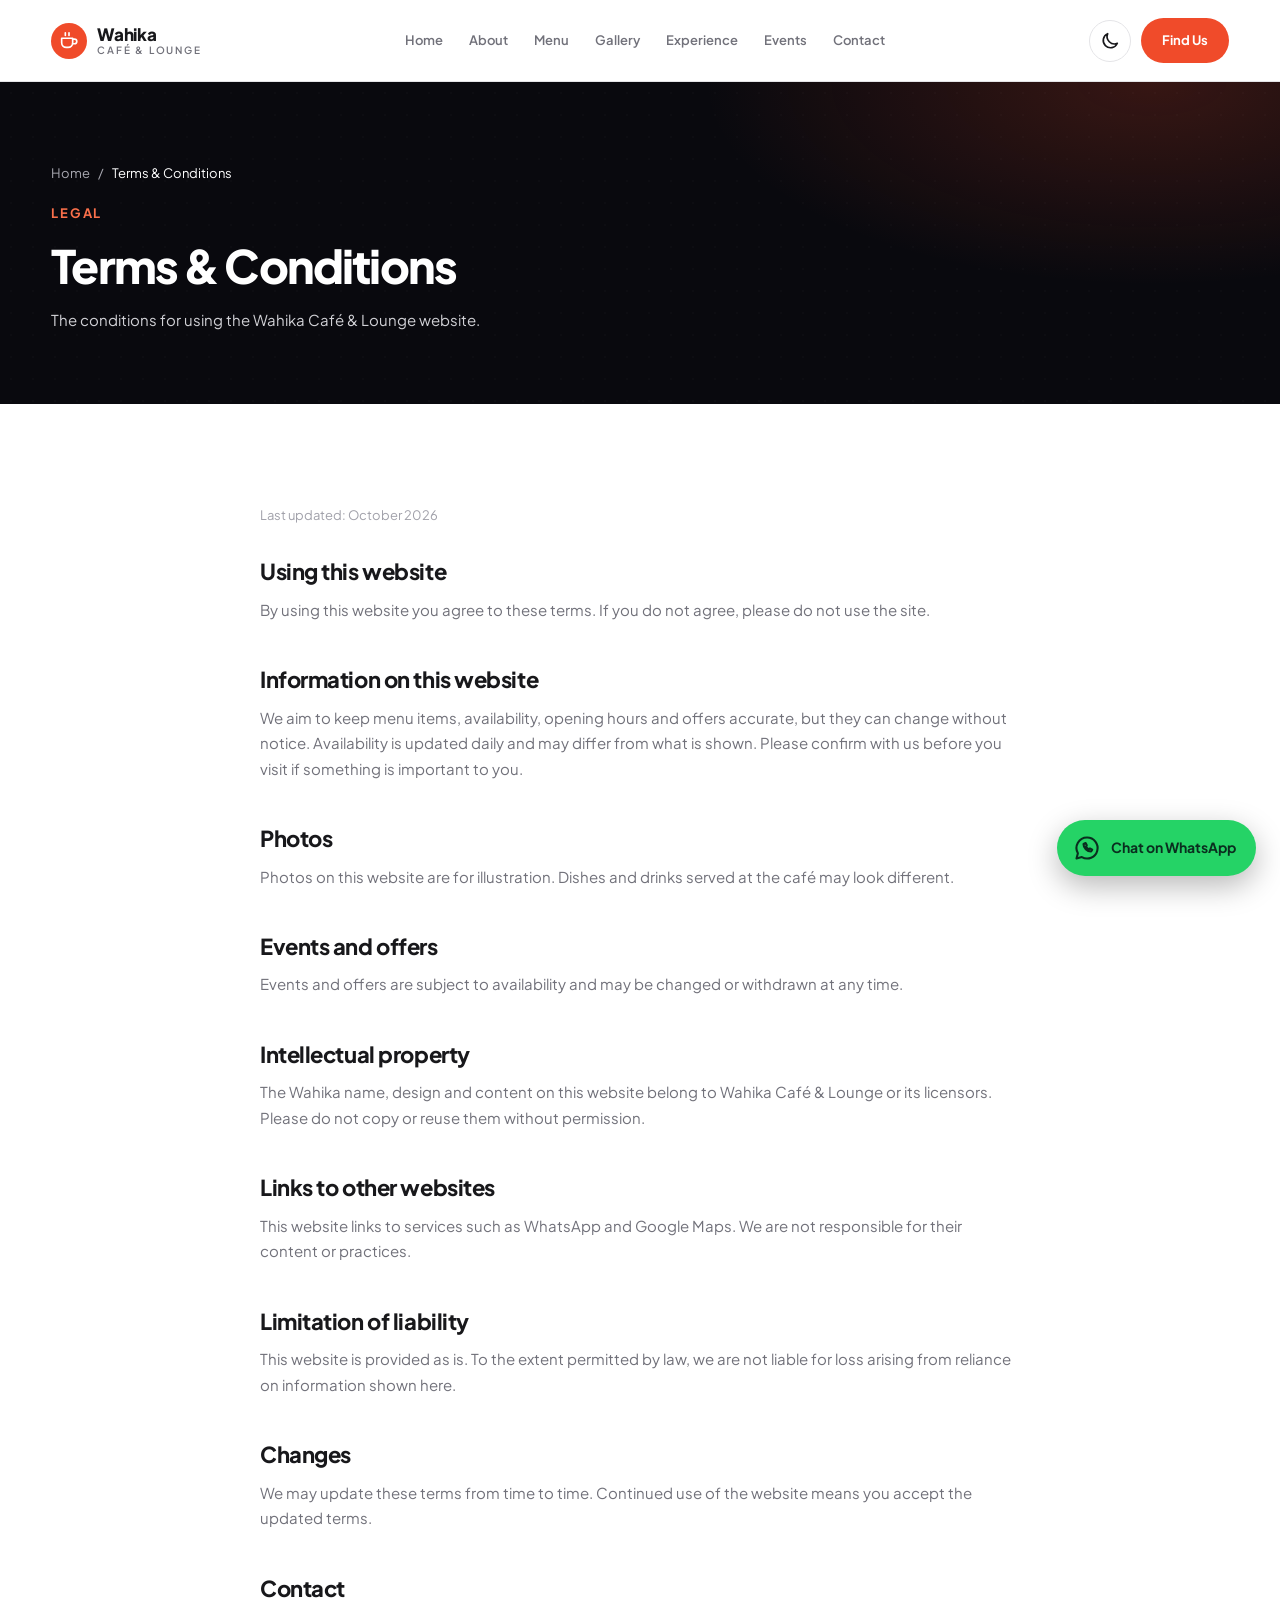
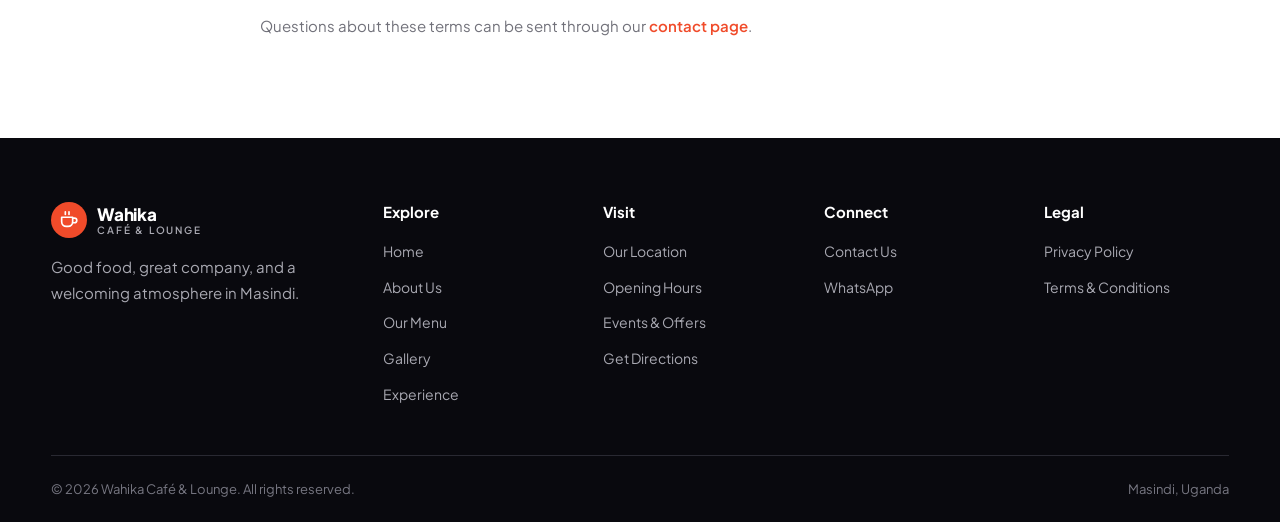
<file: wahika-website/wahika/terms.html>
<!DOCTYPE html>
<html lang="en" data-theme="light">
<head>
<meta charset="utf-8">
<meta name="viewport" content="width=device-width, initial-scale=1">
<title>Terms &amp; Conditions | Wahika Café &amp; Lounge</title>
<meta name="description" content="Terms and conditions for using the Wahika Café &amp; Lounge website.">
<meta name="theme-color" content="#09090E">
<script>try{var t=localStorage.getItem('wahika-theme');if(t)document.documentElement.setAttribute('data-theme',t)}catch(e){}</script>
<link rel="preconnect" href="https://fonts.googleapis.com"><link rel="preconnect" href="https://fonts.gstatic.com" crossorigin>
<link href="https://fonts.googleapis.com/css2?family=Plus+Jakarta+Sans:wght@400;500;600;700;800&display=swap" rel="stylesheet">
<link rel="stylesheet" href="assets/css/style.css">
</head>
<body data-page="terms">
<svg width="0" height="0" style="position:absolute" aria-hidden="true">
<symbol id="i-pin" viewBox="0 0 24 24"><path d="M12 21s7-6.2 7-11.5A7 7 0 0 0 5 9.5C5 14.8 12 21 12 21z"/><circle cx="12" cy="9.5" r="2.5"/></symbol>
<symbol id="i-clock" viewBox="0 0 24 24"><circle cx="12" cy="12" r="9"/><path d="M12 7v5l3 2"/></symbol>
<symbol id="i-coffee" viewBox="0 0 24 24"><path d="M4 9h12v5a5 5 0 0 1-5 5H9a5 5 0 0 1-5-5V9z"/><path d="M16 10h2a2.5 2.5 0 0 1 0 5h-2"/><path d="M8 3v3M12 3v3"/></symbol>
<symbol id="i-fork" viewBox="0 0 24 24"><path d="M7 3v8M4 3v5a3 3 0 0 0 6 0V3M7 11v10"/><path d="M17 21V3c-2.5 1.5-3.5 4.5-3.5 8H17"/></symbol>
<symbol id="i-users" viewBox="0 0 24 24"><circle cx="9" cy="8" r="3.5"/><path d="M2.5 20a6.5 6.5 0 0 1 13 0"/><path d="M16 4.6a3.5 3.5 0 0 1 0 6.8M18 14.2a6.5 6.5 0 0 1 3.5 5.8"/></symbol>
<symbol id="i-calendar" viewBox="0 0 24 24"><rect x="3.5" y="5" width="17" height="15" rx="2.5"/><path d="M3.5 10h17M8 3v4M16 3v4"/></symbol>
<symbol id="i-heart" viewBox="0 0 24 24"><path d="M12 20s-7.5-4.6-7.5-10A4.4 4.4 0 0 1 12 7.2 4.4 4.4 0 0 1 19.5 10c0 5.4-7.5 10-7.5 10z"/></symbol>
<symbol id="i-sofa" viewBox="0 0 24 24"><path d="M5 11V8a3 3 0 0 1 3-3h8a3 3 0 0 1 3 3v3"/><path d="M3 13a2 2 0 0 1 4 0v2h10v-2a2 2 0 0 1 4 0v5H3v-5z"/><path d="M6 18v2M18 18v2"/></symbol>
<symbol id="i-image" viewBox="0 0 24 24"><rect x="3" y="4" width="18" height="16" rx="3"/><circle cx="9" cy="10" r="1.8"/><path d="M21 16l-5-5-8 8"/></symbol>
<symbol id="i-moon" viewBox="0 0 24 24"><path d="M20 14.5A8 8 0 0 1 9.5 4 8 8 0 1 0 20 14.5z"/></symbol>
<symbol id="i-sun" viewBox="0 0 24 24"><circle cx="12" cy="12" r="4"/><path d="M12 2v2M12 20v2M4.9 4.9l1.4 1.4M17.7 17.7l1.4 1.4M2 12h2M20 12h2M4.9 19.1l1.4-1.4M17.7 6.3l1.4-1.4"/></symbol>
<symbol id="i-menu" viewBox="0 0 24 24"><path d="M4 7h16M4 12h16M4 17h16"/></symbol>
<symbol id="i-close" viewBox="0 0 24 24"><path d="M6 6l12 12M18 6L6 18"/></symbol>
<symbol id="i-arrow" viewBox="0 0 24 24"><path d="M5 12h14M13 6l6 6-6 6"/></symbol>
<symbol id="i-phone" viewBox="0 0 24 24"><path d="M22 16.9v3a2 2 0 0 1-2.2 2 19.8 19.8 0 0 1-8.6-3.1 19.5 19.5 0 0 1-6-6A19.8 19.8 0 0 1 2.1 4.2 2 2 0 0 1 4.1 2h3a2 2 0 0 1 2 1.7c.1 1 .4 1.9.7 2.8a2 2 0 0 1-.5 2.1L8.1 9.9a16 16 0 0 0 6 6l1.3-1.3a2 2 0 0 1 2.1-.4c.9.3 1.8.6 2.8.7a2 2 0 0 1 1.7 2z"/></symbol>
<symbol id="i-chat" viewBox="0 0 24 24"><path d="M12 3a9 9 0 0 0-7.8 13.5L3 21l4.6-1.2A9 9 0 1 0 12 3z"/><path d="M9 8.5c0 3.5 3 6.5 6.5 6.5l1-1.6-2-1-1 .7c-1-.4-2-1.4-2.4-2.4l.7-1-1-2z"/></symbol>
<symbol id="i-mail" viewBox="0 0 24 24"><rect x="3" y="5" width="18" height="14" rx="3"/><path d="M3.5 7l8.5 6 8.5-6"/></symbol>
<symbol id="i-link" viewBox="0 0 24 24"><path d="M10 14a4 4 0 0 0 5.7 0l3-3a4 4 0 0 0-5.7-5.7l-1 1"/><path d="M14 10a4 4 0 0 0-5.7 0l-3 3A4 4 0 0 0 11 18.7l1-1"/></symbol>
</svg>
<a class="skip" href="#main">Skip to content</a>
<header class="header"><div class="container">
  <a class="brand" href="index.html" aria-label="Wahika Café &amp; Lounge, home"><span class="brand-mark"><svg class="icon" aria-hidden="true"><use href="#i-coffee"/></svg></span><span>Wahika<small>Café &amp; Lounge</small></span></a>
  <nav class="nav" aria-label="Main"><a href="index.html">Home</a><a href="about.html">About</a><a href="menu.html">Menu</a><a href="gallery.html">Gallery</a><a href="experience.html">Experience</a><a href="events.html">Events</a><a href="contact.html">Contact</a></nav>
  <div class="header-actions">
    <button class="icon-btn theme-toggle" type="button" aria-label="Switch colour theme"><svg class="icon moon" aria-hidden="true"><use href="#i-moon"/></svg><svg class="icon sun" aria-hidden="true"><use href="#i-sun"/></svg></button>
    <a class="btn btn-primary btn-sm" href="contact.html">Find Us</a>
    <button class="icon-btn menu-btn" type="button" aria-label="Open menu" aria-expanded="false" aria-controls="drawer"><svg class="icon" aria-hidden="true"><use href="#i-menu"/></svg></button>
  </div></div></header>
<div class="drawer-scrim" id="scrim"></div>
<aside class="drawer" id="drawer" aria-label="Menu" aria-hidden="true">
  <div class="drawer-top"><span class="brand"><span class="brand-mark"><svg class="icon" aria-hidden="true"><use href="#i-coffee"/></svg></span><span>Wahika<small>Café &amp; Lounge</small></span></span><button class="icon-btn drawer-close" type="button" aria-label="Close menu"><svg class="icon" aria-hidden="true"><use href="#i-close"/></svg></button></div>
  <nav aria-label="Mobile"><a href="index.html">Home</a><a href="about.html">About</a><a href="menu.html">Menu</a><a href="gallery.html">Gallery</a><a href="experience.html">Experience</a><a href="events.html">Events</a><a href="contact.html">Contact</a></nav>
  <a class="btn btn-primary" href="contact.html">Find Us</a>
</aside>
<main id="main">
<section class="page-hero"><div class="container">
  <nav class="crumbs" aria-label="Breadcrumb"><a href="index.html">Home</a><span aria-hidden="true">/</span><span aria-current="page">Terms &amp; Conditions</span></nav>
  <p class="eyebrow"><span data-cms="terms.hero.eyebrow">Legal</span></p>
  <h1><span data-cms="terms.hero.title">Terms &amp; Conditions</span></h1>
  <p class="lead"><span data-cms="terms.hero.lead">The conditions for using the Wahika Café &amp; Lounge website.</span></p>
</div></section><section data-section="terms.body" class="section on-page"><div class="container"><div class="prose"><p class="meta"><span data-cms="terms.updated">Last updated: October 2026</span></p><div data-cms="terms.body" data-rich><h2>Using this website</h2><p>By using this website you agree to these terms. If you do not agree, please do not use the site.</p><h2>Information on this website</h2><p>We aim to keep menu items, availability, opening hours and offers accurate, but they can change without notice. Availability is updated daily and may differ from what is shown. Please confirm with us before you visit if something is important to you.</p><h2>Photos</h2><p>Photos on this website are for illustration. Dishes and drinks served at the café may look different.</p><h2>Events and offers</h2><p>Events and offers are subject to availability and may be changed or withdrawn at any time.</p><h2>Intellectual property</h2><p>The Wahika name, design and content on this website belong to Wahika Café &amp; Lounge or its licensors. Please do not copy or reuse them without permission.</p><h2>Links to other websites</h2><p>This website links to services such as WhatsApp and Google Maps. We are not responsible for their content or practices.</p><h2>Limitation of liability</h2><p>This website is provided as is. To the extent permitted by law, we are not liable for loss arising from reliance on information shown here.</p><h2>Changes</h2><p>We may update these terms from time to time. Continued use of the website means you accept the updated terms.</p><h2>Contact</h2><p>Questions about these terms can be sent through our <a href="contact.html">contact page</a>.</p></div></div></div></section>
</main>
<footer class="footer"><div class="container">
  <div class="footer-grid">
    <div><a class="brand" href="index.html"><span class="brand-mark"><svg class="icon" aria-hidden="true"><use href="#i-coffee"/></svg></span><span>Wahika<small>Café &amp; Lounge</small></span></a><p data-bind="tagline">Good food, great company, and a welcoming atmosphere in Masindi.</p></div>
    <div><h3>Explore</h3><ul><li><a href="index.html">Home</a></li><li><a href="about.html">About Us</a></li><li><a href="menu.html">Our Menu</a></li><li><a href="gallery.html">Gallery</a></li><li><a href="experience.html">Experience</a></li></ul></div>
    <div><h3>Visit</h3><ul><li><a href="contact.html">Our Location</a></li><li><a href="contact.html#hours">Opening Hours</a></li><li><a href="events.html">Events &amp; Offers</a></li><li><a data-bind-href="maps" target="_blank" rel="noopener" href="https://www.google.com/maps/search/?api=1&amp;query=Wahika+Caf%C3%A9+%26+Lounge+Baitwa+Road+Masindi+Uganda">Get Directions</a></li></ul></div>
    <div><h3>Connect</h3><ul data-render="social-links"><li><a href="contact.html">Contact Us</a></li></ul></div>
    <div><h3>Legal</h3><ul><li><a href="privacy.html">Privacy Policy</a></li><li><a href="terms.html">Terms &amp; Conditions</a></li></ul></div>
  </div>
  <div class="bottom-bar"><span data-cms="global.copyright">© 2026 Wahika Café &amp; Lounge. All rights reserved.</span><span>Masindi, Uganda</span></div>
</div></footer>
<a class="wa-float" href="https://wa.me/256774646178" target="_blank" rel="noopener" aria-label="Chat with Wahika on WhatsApp"><svg class="icon" aria-hidden="true"><use href="#i-chat"/></svg><span>Chat on WhatsApp</span></a>
<script src="assets/js/content.js"></script>
<script src="assets/js/site.js"></script>
</body>
</html>
</file>
<file: wahika-website/wahika/assets/css/style.css>
/* Wahika Café & Lounge — shared stylesheet.
   Tokens come from the supplied design specification. */

:root{
  --primary-50:#FFF3EE;--primary-100:#FFE1D5;--primary-200:#FFC0A8;--primary-300:#FF9875;--primary-400:#FA704B;
  --primary-500:#F04B2A;--primary-600:#DC351B;--primary-700:#B92816;--primary-800:#942317;--primary-900:#781F17;--primary-950:#410D09;
  --secondary-50:#F5F5F6;--secondary-100:#E7E7E9;--secondary-200:#D1D1D6;--secondary-300:#A9A9B2;--secondary-400:#777782;
  --secondary-500:#555560;--secondary-600:#3B3B45;--secondary-700:#292932;--secondary-800:#1C1C24;--secondary-900:#121219;--secondary-950:#09090E;
  --gray-50:#FAFAFA;--gray-100:#F4F4F5;--gray-200:#E4E4E7;--gray-300:#D4D4D8;--gray-400:#A1A1AA;--gray-500:#71717A;
  --gray-600:#52525B;--gray-700:#3F3F46;--gray-800:#27272A;--gray-900:#18181B;
  --success:#279B65;--warning:#E5A43B;--error:#D94A42;--info:#4389C7;

  --r-sm:8px;--r-md:14px;--r-lg:22px;--r-xl:30px;--r-pill:999px;
  --card-r:16px;--img-r:18px;
  --shadow-soft:0 4px 16px rgba(0,0,0,.05);
  --shadow-medium:0 10px 35px rgba(0,0,0,.10);
  --shadow-large:0 20px 60px rgba(0,0,0,.16);

  --container:1200px;--gap:16px;--section-y:55px;--header-h:70px;
  --font:'Plus Jakarta Sans','Manrope','Inter',system-ui,-apple-system,'Segoe UI',Roboto,sans-serif;
}
[data-theme="light"]{
  --bg:#FFFFFF;--section:#FAFAFA;--surface:#FFFFFF;--surface-elev:#FFFFFF;
  --text:#18181B;--text-2:#71717A;--text-muted:#A1A1AA;
  --border:#E4E4E7;--divider:#F0F0F1;
  --card-shadow:0 8px 30px rgba(0,0,0,.06);
  --header-bg:rgba(255,255,255,.95);--icon-bg:var(--primary-50);
  color-scheme:light;
}
[data-theme="dark"]{
  --bg:#09090E;--section:#121219;--surface:#1C1C24;--surface-elev:#25252F;
  --text:#FFFFFF;--text-2:#B5B5C0;--text-muted:#858590;
  --border:#30303A;--divider:#292932;
  --card-shadow:0 8px 30px rgba(0,0,0,.25);
  --header-bg:rgba(18,18,25,.94);--icon-bg:rgba(240,75,42,.14);
  color-scheme:dark;
}
@media (min-width:768px){:root{--gap:20px;--section-y:75px;--header-h:82px}}
@media (min-width:1024px){:root{--gap:24px;--section-y:100px}}

/* ---------- Base ---------- */
*,*::before,*::after{box-sizing:border-box}
html{scroll-behavior:smooth;scroll-padding-top:calc(var(--header-h) + 12px)}
body{margin:0;font-family:var(--font);font-size:14px;line-height:1.7;background:var(--bg);color:var(--text);transition:background-color .3s ease,color .3s ease;-webkit-font-smoothing:antialiased}
@media (min-width:768px){body{font-size:15px}}
img{max-width:100%;display:block}
a{color:inherit;text-decoration:none}
h1,h2,h3,p{margin:0}
ul{margin:0;padding:0;list-style:none}
:focus-visible{outline:3px solid var(--primary-400);outline-offset:3px;border-radius:6px}
.container{width:92%;max-width:var(--container);margin:0 auto}
.sr-only{position:absolute;width:1px;height:1px;overflow:hidden;clip:rect(0,0,0,0);white-space:nowrap}
.skip{position:absolute;left:-999px;top:8px;background:var(--primary-500);color:#fff;padding:10px 16px;border-radius:var(--r-pill);z-index:400}
.skip:focus{left:8px}
[hidden]{display:none!important}

.display{font-size:36px;font-weight:800;line-height:1.08;letter-spacing:-.04em}
h2,.h2{font-size:27px;font-weight:750;line-height:1.2;letter-spacing:-.02em}
h3,.h3{font-size:19px;font-weight:700;line-height:1.3}
.small{font-size:12px;line-height:1.5}
@media (min-width:768px){.display{font-size:44px}h2,.h2{font-size:30px}h3,.h3{font-size:21px}.small{font-size:13px}}
@media (min-width:1024px){.display{font-size:56px}h2,.h2{font-size:36px}h3,.h3{font-size:23px}}
.lead{color:var(--text-2);max-width:60ch}
.eyebrow{font-size:13px;font-weight:700;letter-spacing:.14em;text-transform:uppercase;color:var(--primary-400);margin-bottom:16px}

.section{padding:var(--section-y) 0;transition:background-color .3s ease}
.on-page{background:var(--bg)}
.on-section{background:var(--section)}
.dark-950{background:var(--secondary-950);color:#fff}
.dark-900{background:var(--secondary-900);color:#fff}
.section-head{text-align:center;max-width:680px;margin:0 auto 48px}
.section-head p{color:var(--text-2);margin-top:14px}
.dark-900 .section-head p{color:var(--secondary-300)}
.center{text-align:center;margin-top:44px}

.btn{display:inline-flex;align-items:center;justify-content:center;gap:8px;padding:13px 26px;border-radius:var(--r-pill);font:inherit;font-weight:700;font-size:14px;border:1px solid transparent;cursor:pointer;transition:background-color .2s ease,transform .2s ease,box-shadow .2s ease,color .2s ease}
.btn:hover{transform:translateY(-2px)}
.btn-primary{background:var(--primary-500);color:#fff}
.btn-primary:hover{background:var(--primary-600);box-shadow:0 10px 24px rgba(240,75,42,.32)}
.btn-secondary{background:transparent;border-color:currentColor;color:inherit}
.btn-secondary:hover{background:rgba(127,127,127,.12)}
.btn-sm{padding:10px 20px;font-size:13px}
.icon{width:22px;height:22px;fill:none;stroke:currentColor;stroke-width:1.8;stroke-linecap:round;stroke-linejoin:round;flex:none}

.card{background:var(--surface);border:1px solid var(--border);border-radius:var(--card-r);padding:24px;box-shadow:var(--card-shadow);transition:transform .25s ease,box-shadow .25s ease,background-color .3s ease,border-color .3s ease}
.card:hover{transform:translateY(-5px);box-shadow:var(--shadow-medium)}
.card.static:hover{transform:none;box-shadow:var(--card-shadow)}
.card p{color:var(--text-2);margin-top:8px}
.icon-badge{width:48px;height:48px;border-radius:var(--r-md);display:grid;place-items:center;background:var(--icon-bg);color:var(--primary-500);margin-bottom:18px;flex:none}

/* Photo slots: real image over a labelled placeholder */
.media{position:relative;overflow:hidden;border-radius:var(--img-r);background:linear-gradient(145deg,var(--secondary-700),var(--secondary-800) 60%,var(--primary-950));isolation:isolate}
.media img{position:absolute;inset:0;width:100%;height:100%;object-fit:cover;transition:transform .5s ease;z-index:1}
.media .ph{position:absolute;inset:0;display:grid;place-content:center;justify-items:center;gap:8px;color:var(--secondary-300);font-size:12px;font-weight:600;text-align:center;padding:12px}
.media .ph svg{width:34px;height:34px;opacity:.7}
.media:hover img{transform:scale(1.05)}

/* ---------- Header ---------- */
.header{position:sticky;top:0;z-index:100;height:var(--header-h);background:var(--header-bg);backdrop-filter:blur(12px);-webkit-backdrop-filter:blur(12px);border-bottom:1px solid var(--border);transition:background-color .3s ease,border-color .3s ease}
.header .container{height:100%;display:flex;align-items:center;justify-content:space-between;gap:16px}
.brand{display:flex;align-items:center;gap:10px;font-weight:800;letter-spacing:-.02em;font-size:17px;line-height:1.1}
.brand-mark{width:36px;height:36px;border-radius:50%;background:var(--primary-500);color:#fff;display:grid;place-items:center}
.brand small{display:block;font-weight:600;font-size:10px;letter-spacing:.18em;text-transform:uppercase;color:var(--text-2);margin-top:2px}
.nav{display:none}
.nav a{font-size:13px;font-weight:600;padding:8px 12px;border-radius:var(--r-pill);color:var(--text-2);transition:color .2s ease,background-color .2s ease;white-space:nowrap}
.nav a:hover{color:var(--text)}
.nav a[aria-current="page"]{color:var(--primary-500);background:var(--icon-bg)}
.header-actions{display:flex;align-items:center;gap:10px}
.icon-btn{width:42px;height:42px;border-radius:50%;display:grid;place-items:center;cursor:pointer;background:transparent;border:1px solid var(--border);color:var(--text);transition:background-color .2s ease}
.icon-btn:hover{background:var(--section)}
.theme-toggle .sun{display:none}
[data-theme="dark"] .theme-toggle .sun{display:block}
[data-theme="dark"] .theme-toggle .moon{display:none}
.header .btn-primary{display:none}
@media (min-width:1024px){.nav{display:flex;align-items:center;gap:2px}.header .btn-primary{display:inline-flex}.menu-btn{display:none}}

.drawer-scrim{position:fixed;inset:0;background:rgba(9,9,14,.55);opacity:0;pointer-events:none;transition:opacity .3s ease;z-index:150}
.drawer{position:fixed;top:0;right:0;height:100dvh;width:min(86vw,360px);z-index:160;background:var(--secondary-900);color:#fff;padding:20px 24px 28px;display:flex;flex-direction:column;gap:8px;transform:translateX(100%);transition:transform .3s ease;visibility:hidden;overflow-y:auto}
.drawer.open{transform:none;visibility:visible}
.drawer-scrim.open{opacity:1;pointer-events:auto}
.drawer-top{display:flex;justify-content:space-between;align-items:center;margin-bottom:12px}
.drawer .icon-btn{color:#fff;border-color:var(--secondary-600)}
.drawer .brand small{color:var(--secondary-300)}
.drawer nav{display:flex;flex-direction:column}
.drawer nav a{font-size:19px;font-weight:700;padding:12px 0;border-bottom:1px solid var(--secondary-700)}
.drawer nav a[aria-current="page"]{color:var(--primary-400)}
.drawer .btn{margin-top:20px;width:100%}

/* ---------- Home hero ---------- */
.hero{background:radial-gradient(60% 70% at 80% 40%,rgba(240,75,42,.20),transparent 70%),radial-gradient(40% 50% at 10% 100%,rgba(213,164,93,.10),transparent 70%),var(--secondary-950);color:#fff;position:relative;overflow:hidden}
.hero::after,.page-hero::after{content:"";position:absolute;inset:0;opacity:.35;pointer-events:none;background-image:radial-gradient(rgba(255,255,255,.05) 1px,transparent 1px);background-size:22px 22px}
.hero .container{position:relative;z-index:1;display:grid;gap:36px;padding:48px 0 56px;align-items:center}
.hero h1{font-size:36px;font-weight:800;line-height:1.08;letter-spacing:-.04em}
.hero .lead{color:var(--secondary-200);margin-top:20px}
.hero-actions{display:flex;flex-wrap:wrap;gap:12px;margin-top:28px}
.hero .btn-secondary,.page-hero .btn-secondary,.dark-950 .btn-secondary{color:#fff}
.where{display:inline-flex;align-items:center;gap:8px;margin-top:28px;color:var(--secondary-300);font-size:13px;font-weight:600}
.where .icon{color:var(--primary-400);width:18px;height:18px}
.hero-media{aspect-ratio:4/3.4;border-radius:var(--r-xl);box-shadow:var(--shadow-large)}
@media (min-width:768px){.hero{min-height:590px;display:flex;align-items:center}.hero .container{grid-template-columns:1.05fr 1fr;gap:48px;padding:64px 0}.hero h1{font-size:44px}.hero-media{aspect-ratio:4/4.4}}
@media (min-width:1024px){.hero h1{font-size:52px}}

/* ---------- Inner page hero ---------- */
.page-hero{background:radial-gradient(50% 90% at 90% 0%,rgba(240,75,42,.20),transparent 70%),var(--secondary-950);color:#fff;padding:52px 0 48px;position:relative;overflow:hidden}
.page-hero .container{position:relative;z-index:1}
.page-hero h1{font-size:34px;font-weight:800;line-height:1.1;letter-spacing:-.04em}
.page-hero .lead{color:var(--secondary-200);margin-top:16px}
.crumbs{display:flex;flex-wrap:wrap;gap:8px;font-size:13px;color:var(--secondary-300);margin-bottom:18px}
.crumbs a:hover{color:#fff}
.crumbs span[aria-current]{color:#fff}
@media (min-width:768px){.page-hero{padding:80px 0 72px}.page-hero h1{font-size:46px}}

/* ---------- Grids ---------- */
.grid-4{display:grid;gap:var(--gap)}
@media (min-width:640px){.grid-4{grid-template-columns:repeat(2,1fr)}}
@media (min-width:1024px){.grid-4{grid-template-columns:repeat(4,1fr)}}
.grid-3{display:grid;gap:var(--gap)}
@media (min-width:640px){.grid-3{grid-template-columns:repeat(2,1fr)}}
@media (min-width:1024px){.grid-3{grid-template-columns:repeat(3,1fr)}}
.split{display:grid;gap:40px;align-items:center}
@media (min-width:768px){.split{grid-template-columns:1fr 1fr;gap:56px}}
.split .media{aspect-ratio:4/3.4;border-radius:var(--r-xl);box-shadow:var(--shadow-medium)}
.split p + p{margin-top:16px}
.split .lead{max-width:none}

/* ---------- Menu cards (home + menu categories) ---------- */
.menu-card{position:relative;display:block;border-radius:18px;overflow:hidden;background:var(--secondary-800);transition:transform .25s ease,box-shadow .25s ease}
.menu-card .media{aspect-ratio:4/3;border-radius:0}
.menu-card::after{content:"";position:absolute;inset:0;z-index:2;pointer-events:none;background:linear-gradient(to top,rgba(9,9,14,.88) 8%,rgba(9,9,14,.25) 55%,transparent)}
.menu-card .body{position:absolute;left:0;right:0;bottom:0;z-index:3;padding:18px 20px}
.menu-card h3{color:#fff;font-size:19px}
.menu-card p{color:var(--gray-200);font-size:13px;margin-top:4px;line-height:1.5}
.menu-card:hover{transform:translateY(-5px);box-shadow:0 14px 40px rgba(0,0,0,.4)}

/* ---------- Experience layout ---------- */
.exp{display:grid;gap:var(--gap)}
.exp-col{display:grid;gap:var(--gap);align-content:center}
.exp-media{aspect-ratio:3/4;border-radius:20px;min-height:360px}
@media (min-width:768px){.exp{grid-template-columns:1fr 1fr}.exp-media{grid-column:1/-1;grid-row:1;aspect-ratio:16/10;min-height:0}.exp-col{grid-row:2}}
@media (min-width:1024px){.exp{grid-template-columns:1fr 340px 1fr;align-items:stretch}.exp-media{grid-column:2;grid-row:1;aspect-ratio:auto;min-height:520px}.exp-col.l{grid-column:1;grid-row:1}.exp-col.r{grid-column:3;grid-row:1}}

/* ---------- Promo ---------- */
.promo .container{display:grid;gap:40px;align-items:center}
.promo p.lead{color:var(--secondary-200);margin:18px 0 28px}
.promo-wrap{position:relative;justify-self:center;width:100%;max-width:440px}
.promo-wrap::before{content:"";position:absolute;inset:-14px;border-radius:50%;border:1px dashed rgba(250,112,75,.45)}
.promo-media{aspect-ratio:1/1;width:100%;border-radius:50%;box-shadow:var(--shadow-large);border:8px solid var(--secondary-800)}
@media (min-width:768px){.promo .container{grid-template-columns:1.1fr 1fr;gap:56px}}
.promo{padding-bottom:calc(var(--section-y) + 40px)}
.btn-row{display:flex;flex-wrap:wrap;gap:12px}

/* ---------- Info strip ---------- */
.strip-wrap{position:relative;z-index:5;margin-top:-56px;margin-bottom:-56px}
.strip{background:var(--surface-elev);border:1px solid var(--border);border-radius:18px;box-shadow:var(--shadow-medium);display:grid;transition:background-color .3s ease,border-color .3s ease}
.strip-item{display:flex;align-items:center;gap:16px;padding:20px 24px}
.strip-item + .strip-item{border-top:1px solid var(--divider)}
.strip-item .icon-badge{margin:0}
.strip-item .label,.detail .label{font-size:12px;color:var(--text-2);font-weight:600}
.strip-item .value{font-weight:700}
@media (min-width:768px){.strip{grid-template-columns:repeat(3,1fr)}.strip-item{padding:26px 30px}.strip-item + .strip-item{border-top:0;border-left:1px solid var(--divider)}}

/* ---------- Contact ---------- */
.contact-grid{display:grid;gap:var(--gap)}
@media (min-width:768px){.contact-grid{grid-template-columns:1fr 1fr}}
.detail{display:flex;gap:16px;padding:18px 0;align-items:flex-start}
.detail + .detail{border-top:1px solid var(--divider)}
.detail .icon-badge{margin:0}
.detail .value{font-weight:600;word-break:break-word}
.detail a.value:hover{color:var(--primary-500)}
.map-card{display:flex;flex-direction:column;gap:20px}
.map{position:relative;flex:1;min-height:240px;border-radius:var(--r-md);overflow:hidden;background:linear-gradient(var(--divider) 1px,transparent 1px) 0 0/44px 44px,linear-gradient(90deg,var(--divider) 1px,transparent 1px) 0 0/44px 44px,var(--section);border:1px solid var(--border)}
.map .road{position:absolute;left:-5%;right:-5%;top:56%;height:26px;background:var(--surface-elev);border-top:1px solid var(--border);border-bottom:1px solid var(--border);transform:rotate(-7deg);display:flex;align-items:center;justify-content:center;font-size:11px;font-weight:700;color:var(--text-muted)}
.pin{position:absolute;left:50%;top:38%;transform:translate(-50%,-100%);display:grid;justify-items:center;gap:6px}
.pin .dot{width:44px;height:44px;border-radius:50% 50% 50% 0;transform:rotate(-45deg);background:var(--primary-500);display:grid;place-items:center;box-shadow:0 10px 24px rgba(240,75,42,.4)}
.pin .dot svg{transform:rotate(45deg);color:#fff;width:20px;height:20px}
.pin span{background:var(--surface-elev);border:1px solid var(--border);border-radius:var(--r-pill);padding:4px 12px;font-size:12px;font-weight:700;white-space:nowrap;margin-top:12px}
.note{margin-top:18px;color:var(--text-2);font-size:13px}

/* ---------- Filter chips ---------- */
.chips{display:flex;flex-wrap:wrap;gap:8px;justify-content:center;margin-bottom:40px}
.chip{border:1px solid var(--border);background:var(--surface);color:var(--text);padding:9px 18px;border-radius:var(--r-pill);font:inherit;font-weight:600;font-size:13px;cursor:pointer;transition:background-color .2s ease,color .2s ease,border-color .2s ease}
.chip:hover{border-color:var(--primary-400)}
.chip[aria-pressed="true"]{background:var(--primary-500);border-color:var(--primary-500);color:#fff}

/* ---------- Menu page ---------- */
.cat-block{margin-bottom:64px}
.cat-block:last-child{margin-bottom:0}
.cat-head{margin-bottom:24px;display:flex;flex-direction:column;gap:6px;padding-bottom:18px;border-bottom:1px solid var(--border)}
.cat-head p{color:var(--text-2)}
.item-card{padding:0;overflow:hidden;display:flex;flex-direction:column;color:inherit}
.item-card .media{aspect-ratio:4/3;border-radius:0}
.item-card .body{padding:20px;display:flex;flex-direction:column;gap:8px;flex:1}
.item-card p{margin:0;font-size:14px}
.item-top{display:flex;justify-content:space-between;gap:12px;align-items:flex-start}
.item-top h3{font-size:18px}
.price{font-weight:800;color:var(--primary-500);white-space:nowrap}
.tags{display:flex;flex-wrap:wrap;gap:6px}
.tag{display:inline-block;font-size:11px;font-weight:700;padding:3px 10px;border-radius:var(--r-pill);background:var(--icon-bg);color:var(--primary-500)}
.tag.muted{background:var(--divider);color:var(--text-2)}
.empty{text-align:center;padding:40px 24px;border:1px dashed var(--border);border-radius:var(--card-r);color:var(--text-2)}
.empty strong{display:block;color:var(--text);margin-bottom:6px}

/* ---------- Menu item page ---------- */
.item-detail .media{aspect-ratio:4/3.2;border-radius:var(--r-xl);box-shadow:var(--shadow-medium)}
.item-detail h2{font-size:32px}
.item-detail .price{font-size:24px;display:block;margin:10px 0 18px}
.back{display:inline-flex;align-items:center;gap:8px;font-weight:600;color:var(--text-2);margin-bottom:28px}
.back:hover{color:var(--primary-500)}
.back .icon{transform:rotate(180deg);width:18px;height:18px}

/* ---------- Gallery ---------- */
.gallery-grid{columns:1;column-gap:var(--gap)}
@media (min-width:640px){.gallery-grid{columns:2}}
@media (min-width:1024px){.gallery-grid{columns:3}}
.g-item{break-inside:avoid;margin:0 0 var(--gap);display:block;width:100%;padding:0;border:0;background:var(--secondary-800);cursor:zoom-in;border-radius:var(--img-r);overflow:hidden;position:relative;font:inherit;text-align:left}
.g-item img{width:100%;height:auto;display:block;transition:transform .5s ease}
.g-item:hover img{transform:scale(1.04)}
.g-item span{position:absolute;left:0;right:0;bottom:0;padding:28px 16px 14px;color:#fff;font-size:13px;font-weight:600;background:linear-gradient(to top,rgba(9,9,14,.8),transparent)}
.lightbox{position:fixed;inset:0;background:rgba(9,9,14,.94);z-index:300;display:none;align-items:center;justify-content:center;padding:24px;flex-direction:column;gap:14px}
.lightbox.open{display:flex}
.lightbox img{max-width:min(1100px,100%);max-height:78vh;border-radius:14px;object-fit:contain}
.lightbox .cap{color:#fff;font-weight:600;text-align:center}
.lb-btn{position:absolute;top:50%;transform:translateY(-50%);width:46px;height:46px;border-radius:50%;border:1px solid var(--secondary-600);background:rgba(18,18,25,.8);color:#fff;display:grid;place-items:center;cursor:pointer}
.lb-btn:hover{background:var(--primary-500);border-color:var(--primary-500)}
.lb-prev{left:12px}.lb-next{right:12px}
.lb-prev .icon{transform:rotate(180deg)}
.lb-close{top:20px;right:16px;transform:none}

/* ---------- Events ---------- */
.event-card{padding:0;overflow:hidden;display:flex;flex-direction:column}
.event-card .media{aspect-ratio:16/9;border-radius:0}
.event-card .body{padding:22px;display:flex;flex-direction:column;gap:10px;flex:1}
.event-card p{margin:0}
.event-date{display:flex;align-items:center;gap:8px;font-size:13px;font-weight:600;color:var(--text-2)}
.event-date .icon{width:16px;height:16px;color:var(--primary-500)}

/* ---------- Legal ---------- */
.prose{max-width:760px;margin:0 auto}
.prose h2{font-size:22px;margin:44px 0 12px}
.prose h2:first-child{margin-top:0}
.prose p,.prose li{color:var(--text-2)}
.prose p + p{margin-top:14px}
.prose ul{list-style:disc;padding-left:22px;margin-top:12px}
.prose a{color:var(--primary-500);font-weight:600}
.prose .meta{font-size:13px;color:var(--text-muted);margin-bottom:32px}

/* ---------- 404 ---------- */
.error-page{min-height:calc(100vh - var(--header-h));display:grid;place-items:center;text-align:center;padding:60px 0;background:radial-gradient(50% 60% at 50% 40%,rgba(240,75,42,.18),transparent 70%),var(--secondary-950);color:#fff}
.error-code{font-size:clamp(90px,22vw,200px);font-weight:800;letter-spacing:-.06em;line-height:1;color:var(--primary-500)}
.error-page h1{font-size:30px;font-weight:800;letter-spacing:-.03em;margin-top:8px}
.error-page p{color:var(--secondary-200);margin:14px auto 28px;max-width:46ch}
.error-page .btn-row{justify-content:center}

/* ---------- Footer ---------- */
.footer{background:var(--secondary-950);color:#fff;padding:64px 0 0}
.footer-grid{display:grid;gap:36px;padding-bottom:48px}
@media (min-width:640px){.footer-grid{grid-template-columns:repeat(2,1fr)}}
@media (min-width:1024px){.footer-grid{grid-template-columns:1.6fr 1fr 1fr 1fr 1fr}}
.footer .brand small{color:var(--secondary-300)}
.footer p{color:var(--secondary-300);margin-top:16px;max-width:34ch}
.footer h3{font-size:15px;margin-bottom:16px}
.footer li + li{margin-top:10px}
.footer li a{color:var(--secondary-300);font-size:14px;transition:color .2s ease}
.footer li a:hover{color:#fff}
.bottom-bar{border-top:1px solid var(--secondary-700);padding:22px 0;display:flex;flex-wrap:wrap;gap:8px 24px;justify-content:space-between;color:var(--secondary-400);font-size:13px}
.bottom-bar a:hover{color:#fff}

/* ---------- Motion ---------- */
.reveal{opacity:0;transform:translateY(16px);transition:opacity .6s ease,transform .6s ease}
.reveal.in{opacity:1;transform:none}
@media (prefers-reduced-motion:reduce){html{scroll-behavior:auto}*,*::before,*::after{transition-duration:.01ms!important;animation-duration:.01ms!important}.reveal{opacity:1;transform:none}}

/* ---------- Floating WhatsApp button ---------- */
.wa-float{position:fixed;right:16px;bottom:16px;z-index:120;display:inline-flex;align-items:center;gap:10px;height:56px;min-width:56px;padding:0 15px;border-radius:var(--r-pill);background:#25D366;color:#0A2E1F;font-weight:700;font-size:14px;justify-content:center;box-shadow:0 10px 30px rgba(0,0,0,.28);transition:transform .2s ease,box-shadow .2s ease}
.wa-float:hover{transform:translateY(-3px);box-shadow:0 14px 36px rgba(0,0,0,.34)}
.wa-float svg{width:28px;height:28px}
.wa-float span{display:none}
@media (min-width:768px){.wa-float{right:24px;bottom:24px;padding:0 20px 0 16px}.wa-float span{display:inline}}
.drawer-open .wa-float{display:none}
</file>
<file: wahika-website/wahika/admin/admin.css>
/* Admin portal — builds on ../assets/css/style.css tokens */
body{background:var(--section);min-height:100vh}
code{background:var(--divider);padding:1px 6px;border-radius:6px;font-size:.9em}
.btn-danger{background:transparent;color:var(--error);border-color:var(--error)}
.btn-danger:hover{background:var(--error);color:#fff}
.btn[disabled]{opacity:.4;pointer-events:none}
.hint{color:var(--text-2);font-size:13px;margin:6px 0 14px}

/* Gate */
.gate{min-height:100vh;display:grid;place-items:center;padding:24px;background:radial-gradient(50% 60% at 50% 30%,rgba(240,75,42,.18),transparent 70%),var(--secondary-950)}
.gate-card{width:100%;max-width:400px;background:var(--surface);border:1px solid var(--border);border-radius:var(--r-lg);padding:32px;box-shadow:var(--shadow-large)}
.gate-card .brand{margin-bottom:20px}
.gate-card h1{font-size:24px;font-weight:800;letter-spacing:-.03em;margin-bottom:6px}
.gate-card p{color:var(--text-2);margin-bottom:22px}
.err{color:var(--error);font-size:13px;min-height:20px;margin:-4px 0 10px;font-weight:600}
.boot{min-height:100vh;display:grid;place-items:center;color:var(--text-2)}

/* Shell */
.topbar{position:sticky;top:0;z-index:50;background:var(--header-bg);backdrop-filter:blur(12px);border-bottom:1px solid var(--border);height:64px;display:flex;align-items:center;justify-content:space-between;gap:12px;padding:0 16px}
.topbar .right{display:flex;align-items:center;gap:8px}
.pill{font-size:12px;font-weight:700;padding:4px 12px;border-radius:var(--r-pill)}
.pill.ok{background:rgba(39,155,101,.15);color:var(--success)}
.pill.warn{background:rgba(229,164,59,.18);color:var(--warning)}
.layout{display:grid;grid-template-columns:1fr}
#nav{display:flex;gap:6px;overflow-x:auto;padding:12px 16px;background:var(--surface);border-bottom:1px solid var(--border);position:sticky;top:64px;z-index:40}
#nav button{flex:none;border:0;background:transparent;color:var(--text-2);font:inherit;font-weight:600;font-size:14px;padding:9px 14px;border-radius:var(--r-pill);cursor:pointer;white-space:nowrap}
#nav button:hover{color:var(--text);background:var(--section)}
#nav button[aria-current="true"]{background:var(--icon-bg);color:var(--primary-500)}
#main{padding:24px 16px 120px;max-width:1000px;width:100%;margin:0 auto}
@media (min-width:900px){
  .layout{grid-template-columns:240px 1fr;min-height:calc(100vh - 64px)}
  #nav{flex-direction:column;overflow:visible;padding:20px 14px;border-bottom:0;border-right:1px solid var(--border);top:64px;height:calc(100vh - 64px);align-self:start}
  #nav button{text-align:left;border-radius:var(--r-md)}
  #main{padding:36px 36px 120px}
}

.view-head{display:flex;flex-wrap:wrap;justify-content:space-between;align-items:flex-start;gap:16px;margin-bottom:24px}
.view-head h1{font-size:28px;font-weight:800;letter-spacing:-.03em;line-height:1.15}
.view-head p{color:var(--text-2);margin-top:6px;max-width:60ch}
.grp{margin:28px 0 12px;font-size:16px}
.tabs{display:flex;flex-wrap:wrap;gap:8px;margin-bottom:24px}
.grid-2{display:grid;gap:var(--gap)}
@media (min-width:768px){.grid-2{grid-template-columns:1fr 1fr}}
.card.static h3{margin-bottom:6px;font-size:17px}

.notice{padding:14px 18px;border-radius:var(--r-md);border:1px solid var(--border);background:var(--surface);margin-bottom:18px;font-size:14px}
.notice.ok{border-color:rgba(39,155,101,.5);background:rgba(39,155,101,.08)}
.notice.warn{border-color:rgba(229,164,59,.6);background:rgba(229,164,59,.1)}
.notice a{color:var(--primary-500);font-weight:700}
.stats{display:grid;gap:var(--gap);grid-template-columns:repeat(2,1fr);margin-bottom:24px}
@media (min-width:768px){.stats{grid-template-columns:repeat(4,1fr)}}
.stat b{display:block;font-size:30px;font-weight:800;letter-spacing:-.03em;color:var(--primary-500);line-height:1.1}
.stat span{color:var(--text-2);font-size:13px;font-weight:600}
.quick h2{font-size:18px;margin-bottom:14px}

/* Lists */
.rows{display:grid;gap:10px}
.row{display:flex;align-items:center;gap:14px;background:var(--surface);border:1px solid var(--border);border-radius:var(--r-md);padding:10px 12px;flex-wrap:wrap}
.thumb{width:56px;height:56px;border-radius:10px;overflow:hidden;background:var(--secondary-800);display:grid;place-items:center;color:var(--secondary-300);flex:none}
.thumb img{width:100%;height:100%;object-fit:cover}
.meta{flex:1;min-width:140px;display:flex;flex-direction:column}
.meta strong{line-height:1.3}
.meta span{color:var(--text-2);font-size:13px}
.acts{display:flex;gap:6px;flex-wrap:wrap}
.acts .btn{padding:8px 14px}

/* Today's menu */
.checks{display:grid;gap:10px;grid-template-columns:repeat(auto-fill,minmax(240px,1fr))}
.tick{display:flex;align-items:center;gap:12px;background:var(--surface);border:1px solid var(--border);border-radius:var(--r-md);padding:10px 12px;cursor:pointer;font-weight:600}
.tick:has(input:checked){border-color:var(--primary-500);background:var(--icon-bg)}
.tick.off{opacity:.5;cursor:not-allowed}
.tick input{width:20px;height:20px;accent-color:var(--primary-500);flex:none}
.tick em{font-weight:400;color:var(--text-2)}

/* Forms */
.field{margin-bottom:16px}
.field label{display:block;font-weight:600;font-size:13px;margin-bottom:6px}
.field small{display:block;color:var(--text-2);font-size:12px;margin-top:6px}
.field.check label{display:flex;align-items:center;gap:10px;font-size:14px;cursor:pointer}
.field.check input{width:20px;height:20px;accent-color:var(--primary-500)}
input[type=text],input[type=email],input[type=password],input[type=date],input:not([type]),select,textarea{width:100%;font:inherit;color:var(--text);background:var(--bg);border:1px solid var(--border);border-radius:var(--r-md);padding:12px 14px;transition:border-color .2s ease}
input:focus,select:focus,textarea:focus{outline:none;border-color:var(--primary-500);box-shadow:0 0 0 3px rgba(240,75,42,.18)}
textarea{resize:vertical;line-height:1.6}
.sticky-save{position:sticky;bottom:0;display:flex;gap:10px;flex-wrap:wrap;padding:16px 0;margin-top:12px;background:linear-gradient(to top,var(--section) 70%,transparent)}
.card.static .sticky-save{background:none;position:static;padding-bottom:0}

/* Drag & drop */
.dz{display:flex;align-items:center;gap:16px;border:2px dashed var(--border);border-radius:var(--r-md);padding:14px;background:var(--bg);cursor:pointer;transition:border-color .2s ease,background-color .2s ease;position:relative}
.dz:hover,.dz.over{border-color:var(--primary-500);background:var(--icon-bg)}
.dz.busy{opacity:.7;pointer-events:none}
.dz-prev{width:84px;height:84px;border-radius:12px;overflow:hidden;background:var(--secondary-800);display:grid;place-items:center;color:var(--secondary-300);flex:none}
.dz-prev img{width:100%;height:100%;object-fit:cover}
.dz-body{display:flex;flex-direction:column;flex:1;min-width:0}
.dz-body span{color:var(--text-2);font-size:13px}
.dz-body em{font-style:normal;color:var(--primary-500);font-weight:700;font-size:13px;min-height:18px}
.bulk{margin-bottom:28px}
.bulk-dz{justify-content:center;text-align:center;padding:36px 16px}
.bulk-dz .dz-body{align-items:center;flex:none}

/* Modal */
.modal{position:fixed;inset:0;z-index:300;background:rgba(9,9,14,.6);display:grid;place-items:center;padding:16px;overflow-y:auto}
.modal-card{width:100%;max-width:560px;max-height:calc(100vh - 32px);display:flex;flex-direction:column;background:var(--surface);border:1px solid var(--border);border-radius:var(--r-lg);box-shadow:var(--shadow-large)}
.modal-head{display:flex;justify-content:space-between;align-items:center;padding:18px 22px;border-bottom:1px solid var(--border)}
.modal-head h2{font-size:20px}
.modal-body{padding:22px;overflow-y:auto}
.modal-foot{display:flex;justify-content:flex-end;gap:10px;padding:16px 22px;border-top:1px solid var(--border)}

/* Toast */
.toast{position:fixed;left:50%;bottom:24px;transform:translate(-50%,20px);background:var(--secondary-900);color:#fff;padding:12px 22px;border-radius:var(--r-pill);font-weight:600;font-size:14px;opacity:0;pointer-events:none;transition:opacity .25s ease,transform .25s ease;z-index:400;max-width:92vw;text-align:center;box-shadow:var(--shadow-large)}
.toast.show{opacity:1;transform:translate(-50%,0)}
.toast.err{background:var(--error)}
</file>
